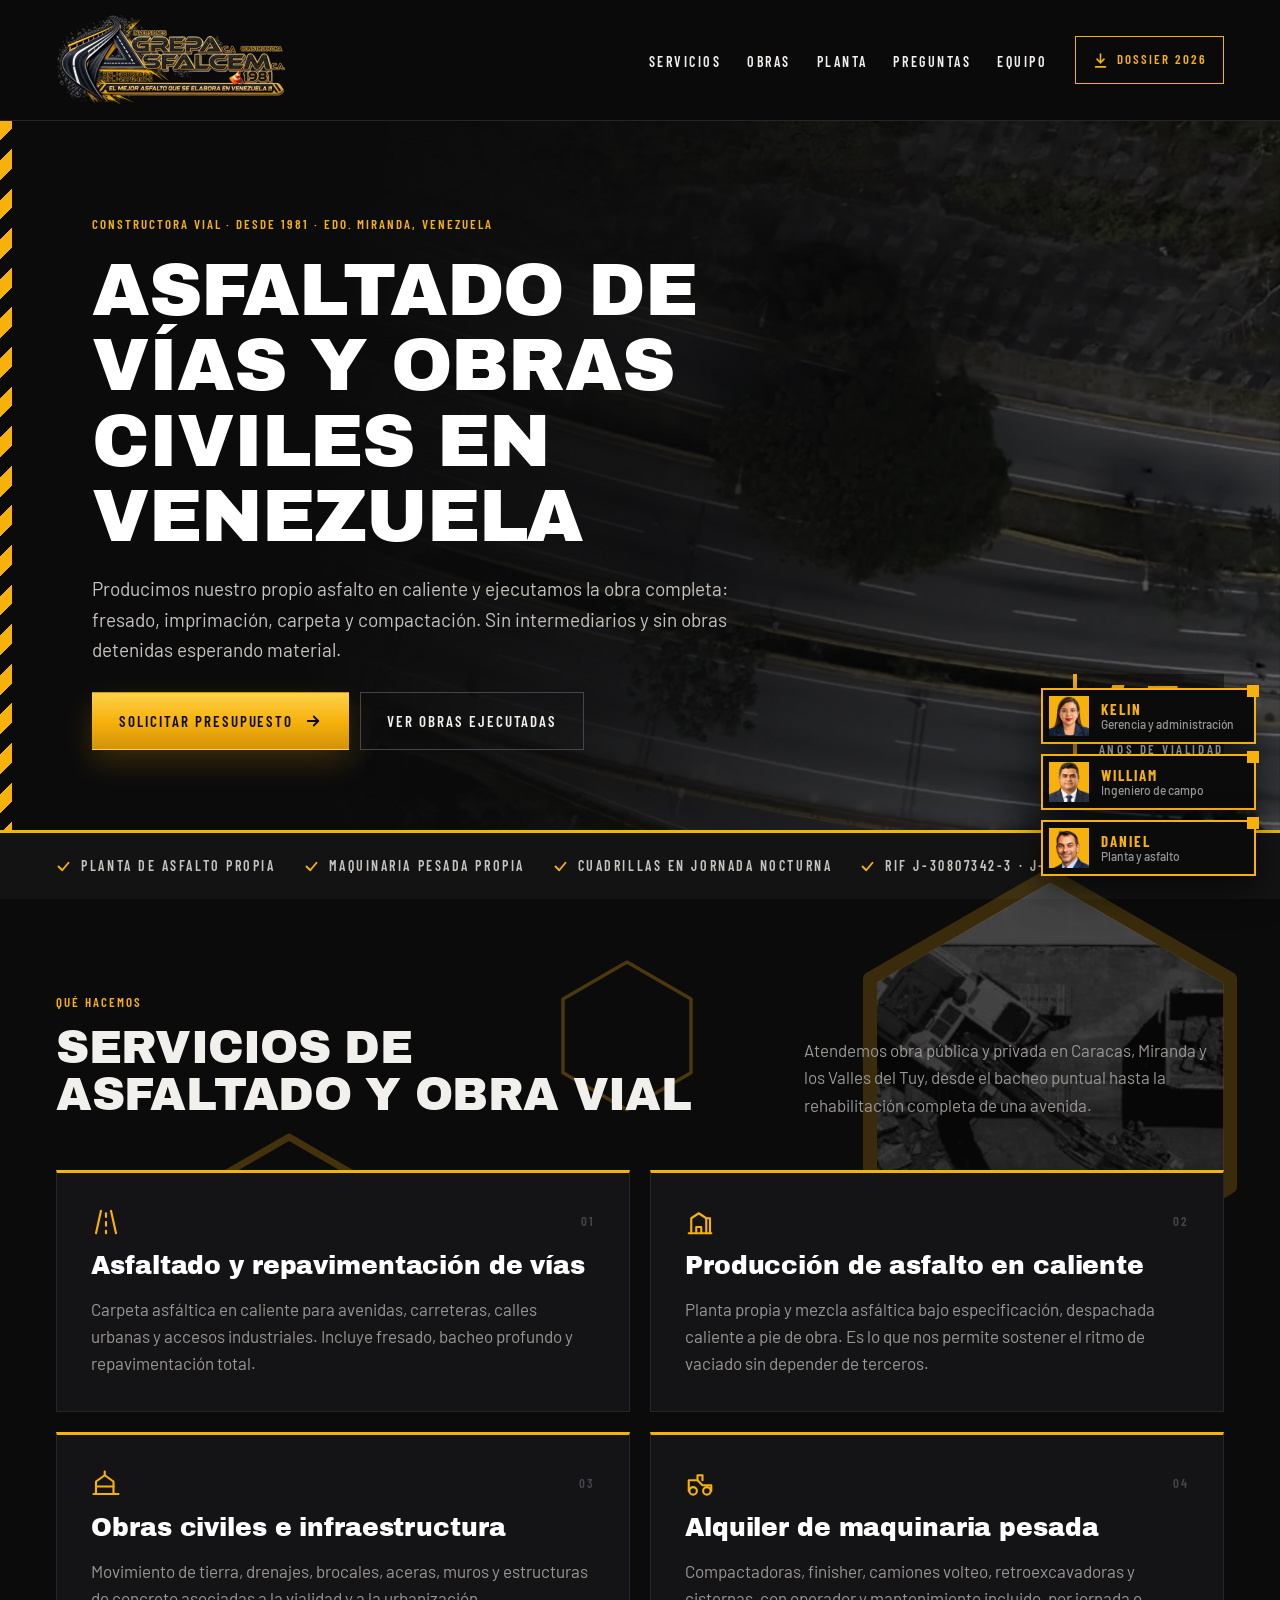
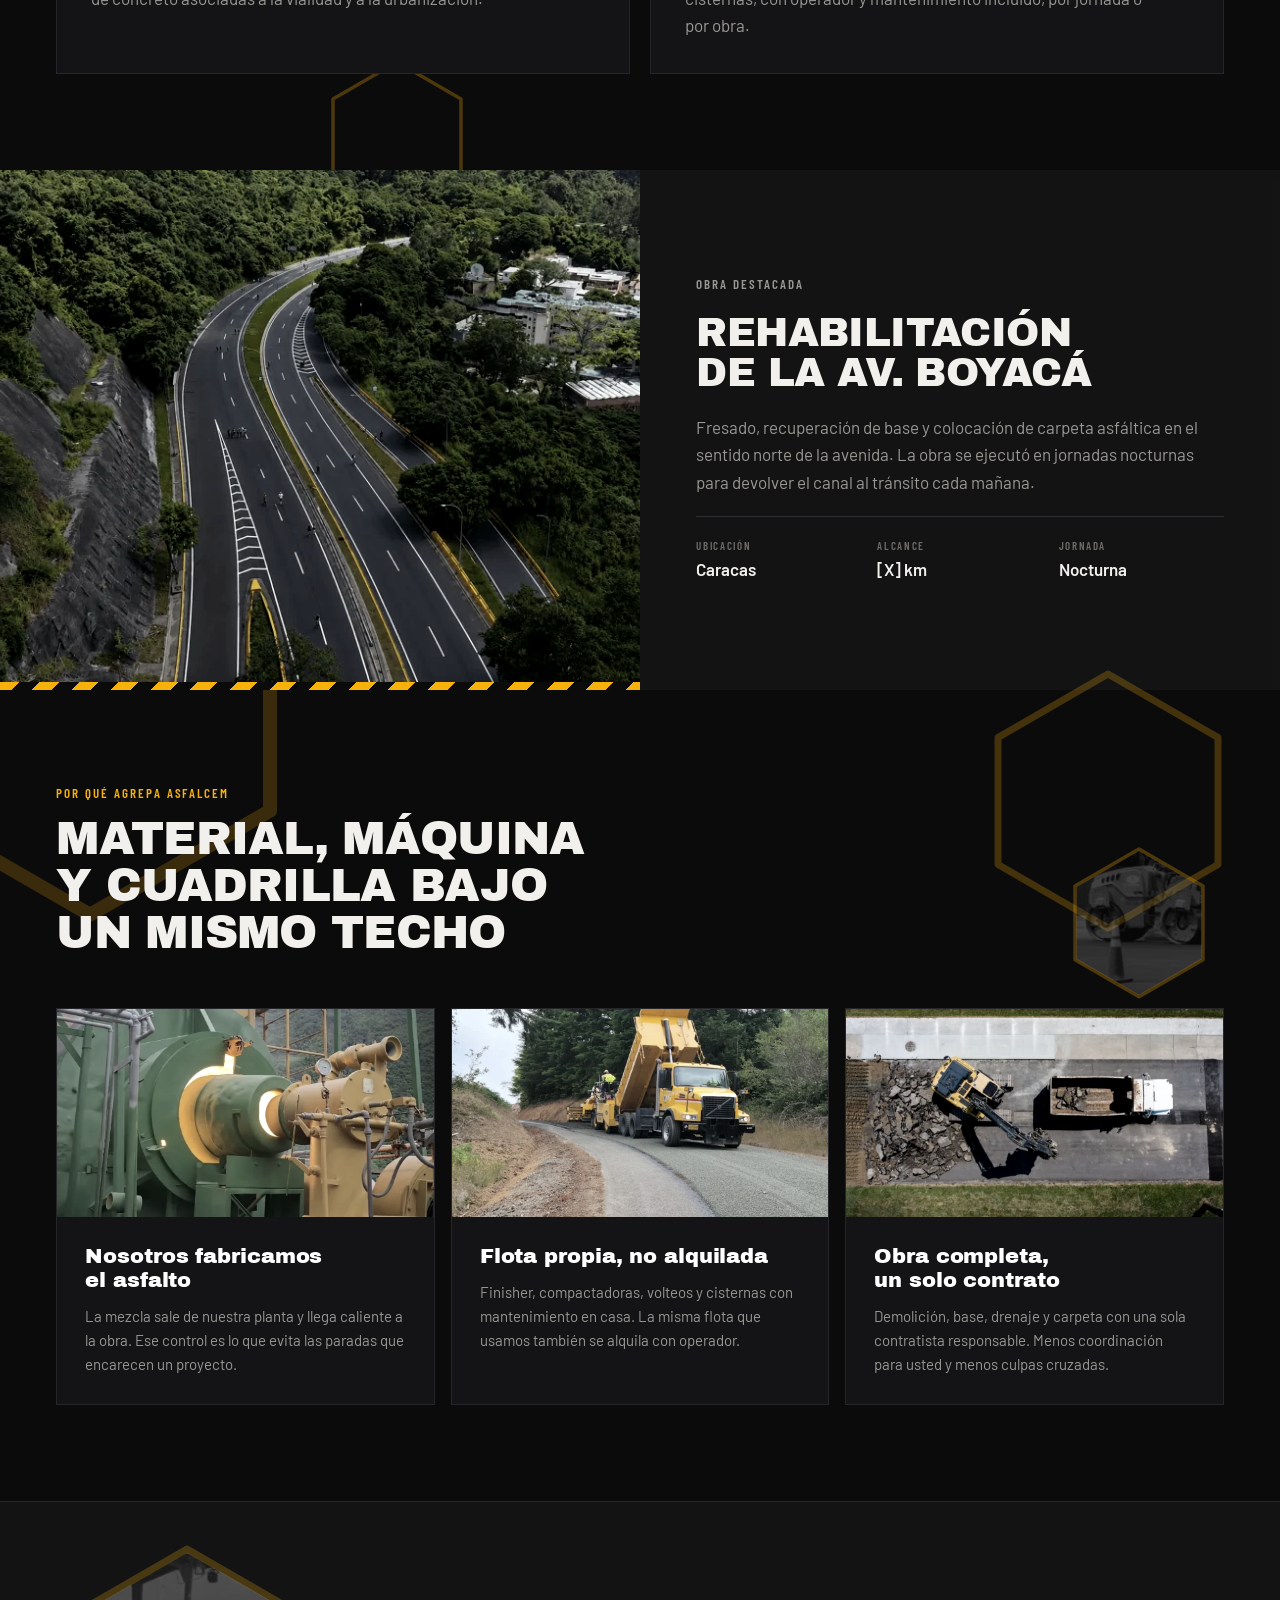
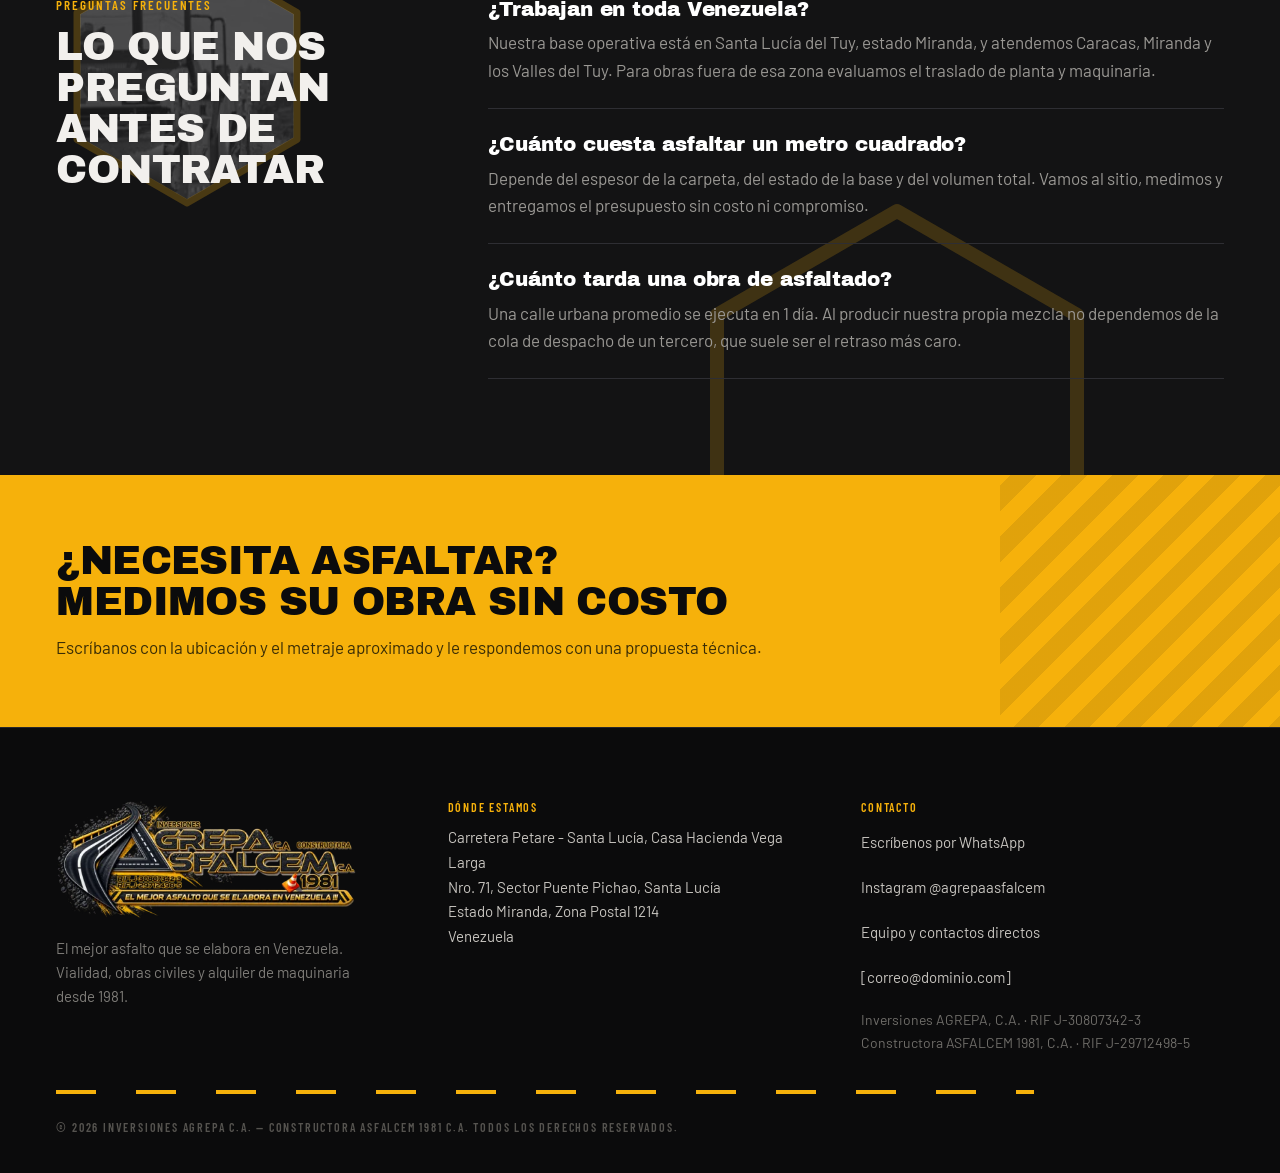
<file: index.html>
<!doctype html>
<html lang="es-VE">
<head>
<meta charset="utf-8">
<meta name="viewport" content="width=device-width, initial-scale=1, viewport-fit=cover">

<!-- ===== SEO ===== -->
<title>Asfaltado de Vías y Obras Civiles | Agrepa Asfalcem</title>
<meta name="description" content="Constructora vial con planta de asfalto propia desde 1981. Asfaltado, repavimentación, obras civiles y alquiler de maquinaria en Caracas y Miranda.">
<meta name="robots" content="index, follow, max-image-preview:large">
<meta name="author" content="Inversiones Agrepa, C.A. — Constructora Asfalcem 1981, C.A.">
<meta name="theme-color" content="#0B0B0C">
<!-- Sitio de Agrepa Asfalcem. Dominio actual definido en <link rel="canonical">. Para cambiarlo: ./scripts/set-dominio.sh <dominio> -->
<link rel="canonical" href="https://agrepasfalcem.com/">

<meta property="og:type" content="website">
<meta property="og:locale" content="es_VE">
<meta property="og:site_name" content="Agrepa Asfalcem">
<meta property="og:title" content="Asfaltado de Vías y Obras Civiles | Agrepa Asfalcem">
<meta property="og:description" content="Constructora vial con planta de asfalto propia desde 1981. Asfaltado, repavimentación, obras civiles y alquiler de maquinaria en Caracas y Miranda.">
<meta property="og:url" content="https://agrepasfalcem.com/">
<meta property="og:image" content="https://agrepasfalcem.com/img/og-agrepa.jpg">
<meta property="og:image:width" content="1200">
<meta property="og:image:height" content="630">
<meta name="twitter:card" content="summary_large_image">

<link rel="icon" href="img/favicon.svg" type="image/svg+xml">

<link rel="preconnect" href="https://fonts.googleapis.com">
<link rel="preconnect" href="https://fonts.gstatic.com" crossorigin>
<link rel="stylesheet" href="https://fonts.googleapis.com/css2?family=Archivo+Black&family=Barlow+Condensed:wght@500;600;700&family=Barlow:wght@400;500;600&display=swap">
<link rel="preload" as="image" href="img/56j-1400.webp" imagesrcset="img/56j-900.webp 900w, img/56j-1400.webp 1400w" imagesizes="100vw">

<style>
/* ================= TOKENS ================= */
:root{
  --asfalto:#0B0B0C;
  --superficie:#141416;
  --borde:#26262A;
  --borde-2:#2E2E33;
  --ambar:#F6B10B;
  --ambar-claro:#FFD24A;
  --ambar-oscuro:#D1930A;
  --texto:#F2F0ED;
  --texto-2:#C7C4BF;
  --texto-3:#9A9894;
  --texto-4:#6F6D69;

  --gutter:clamp(18px, 4.4vw, 64px);
  --seccion:clamp(56px, 9vw, 96px);
  --max:1440px;

  --h1:clamp(2.4rem, 7.6vw, 4.625rem);
  --h2:clamp(1.85rem, 5.2vw, 2.875rem);
  --h2s:clamp(1.7rem, 4.6vw, 2.5rem);
  --h3:clamp(1.25rem, 3.4vw, 1.5625rem);
  --cuerpo:clamp(1rem, 2.5vw, 1.0625rem);
  --cuerpo-lg:clamp(1.0625rem, 3vw, 1.1875rem);
}

/* ================= BASE ================= */
*,*::before,*::after{box-sizing:border-box}
html{scroll-behavior:smooth; -webkit-text-size-adjust:100%}
@media (prefers-reduced-motion:reduce){
  html{scroll-behavior:auto}
  *,*::before,*::after{animation-duration:.01ms!important;transition-duration:.01ms!important}
}
body{
  margin:0;
  background:var(--asfalto);
  color:var(--texto);
  font-family:'Barlow','Helvetica Neue',Arial,sans-serif;
  font-size:var(--cuerpo);
  line-height:1.6;
  -webkit-font-smoothing:antialiased;
  overflow-x:hidden;
  position:relative;
}
img{max-width:100%;height:auto;display:block}
h1,h2,h3{
  margin:0;
  font-family:'Archivo Black','Arial Black',Impact,sans-serif;
  font-weight:400;
  letter-spacing:-.015em;
  line-height:1.02;
  text-transform:uppercase;
  text-wrap:balance;
  overflow-wrap:break-word;
}
h3{text-transform:none;line-height:1.14;letter-spacing:-.005em}
p{margin:0;text-wrap:pretty;overflow-wrap:break-word}
a{color:var(--ambar);text-decoration:none}
a:hover{color:var(--ambar-claro)}
:focus-visible{outline:3px solid var(--ambar);outline-offset:3px}
ul{margin:0;padding:0;list-style:none}

.lbl{
  font-family:'Barlow Condensed','Arial Narrow',sans-serif;
  text-transform:uppercase;
  letter-spacing:.15em;
  font-weight:600;
  line-height:1.2;
}
.contenedor{max-width:var(--max);margin:0 auto;padding-left:var(--gutter);padding-right:var(--gutter)}
.saltar{position:absolute;left:-9999px;top:0;background:var(--ambar);color:var(--asfalto);padding:14px 20px;z-index:200}
.saltar:focus{left:12px;top:12px}
.franja{background:repeating-linear-gradient(135deg,var(--ambar) 0 14px,var(--asfalto) 14px 28px)}

/* ================= BOTONES ================= */
.btn{
  display:inline-flex;align-items:center;justify-content:center;gap:11px;
  min-height:54px;padding:16px 26px;
  font-family:'Barlow Condensed','Arial Narrow',sans-serif;
  text-transform:uppercase;letter-spacing:.13em;font-weight:600;
  font-size:clamp(.875rem,2.6vw,.9375rem);
  border:1px solid transparent;cursor:pointer;
  transition:transform .15s ease, filter .15s ease;
}
.btn:active{transform:translateY(1px)}
.btn--primario{
  color:var(--asfalto);
  background:linear-gradient(180deg,var(--ambar-claro) 0%,var(--ambar) 52%,var(--ambar-oscuro) 100%);
  box-shadow:0 12px 30px rgba(246,177,11,.2);
}
.btn--primario:hover{color:var(--asfalto);filter:brightness(1.06)}
.btn--linea{color:var(--texto);border-color:#45454B;background:transparent}
.btn--linea:hover{color:var(--texto);border-color:var(--ambar)}
.btn--negro{color:var(--ambar);background:var(--asfalto)}
.btn--negro:hover{color:var(--ambar-claro)}
.btn svg{flex:none}

/* ================= CABECERA ================= */
.cabecera{
  position:sticky;top:0;z-index:80;
  background:rgba(11,11,12,.94);
  backdrop-filter:saturate(140%) blur(10px);
  border-bottom:1px solid var(--borde);
}
.cabecera__fila{display:flex;align-items:center;justify-content:space-between;gap:8px;padding-top:10px;padding-bottom:10px}
.marca{display:block;flex:none}
.marca img{width:clamp(160px,44vw,230px)}
.nav{display:none}
.nav__lista{display:flex;align-items:center;gap:clamp(16px,2vw,30px)}
.nav__lista a{color:var(--texto);font-size:.875rem}
.nav__lista a:hover{color:var(--ambar)}
.tel-cab{display:none;align-items:center;gap:9px;color:var(--asfalto);background:var(--ambar);padding:13px 20px;font-size:.875rem;white-space:nowrap}
.tel-cab:hover{color:var(--asfalto);background:var(--ambar-claro)}
.dossier-cab{
  display:inline-flex;align-items:center;justify-content:center;gap:8px;flex:none;
  min-width:48px;min-height:48px;padding:0 10px;margin-left:auto;
  color:var(--ambar);border:1px solid var(--ambar);background:transparent;
  font-size:.8125rem;letter-spacing:.1em;white-space:nowrap;
  transition:background .15s ease,color .15s ease;
}
.dossier-cab:hover{color:var(--asfalto);background:var(--ambar)}
.dossier-cab svg{flex:none}
.dossier-cab__txt,.dossier-cab__ano{display:none}
@media (min-width:380px){.dossier-cab__txt{display:inline}}

.hamburguesa{
  display:inline-flex;align-items:center;justify-content:center;
  width:48px;height:48px;flex:none;
  background:transparent;border:1px solid #3A3A3F;color:var(--ambar);cursor:pointer;
}
.hamburguesa:hover{border-color:var(--ambar)}

/* Menú móvil */
.menu{
  position:fixed;inset:0;z-index:90;
  display:none;flex-direction:column;
  background:var(--asfalto);
  padding:calc(18px + env(safe-area-inset-top)) var(--gutter) calc(28px + env(safe-area-inset-bottom));
  overflow-y:auto;
}
.menu[data-abierto="true"]{display:flex}
.menu__top{display:flex;align-items:center;justify-content:space-between;gap:16px;margin-bottom:26px}
.menu__lista{display:flex;flex-direction:column}
.menu__lista a{
  display:flex;align-items:center;
  min-height:60px;
  color:var(--texto);font-size:1.125rem;
  border-bottom:1px solid var(--borde);
}
.menu__lista a:hover{color:var(--ambar)}
.menu__pie{display:flex;flex-direction:column;gap:10px;margin-top:28px}

/* ================= HERO ================= */
.hero{position:relative;overflow:hidden;background:var(--asfalto);isolation:isolate}
.hero__img{position:absolute;inset:0;width:100%;height:100%;object-fit:cover;filter:grayscale(.55) contrast(1.12) brightness(.5);z-index:-2}
.hero__velo{position:absolute;inset:0;z-index:-1;background:linear-gradient(180deg,rgba(11,11,12,.62) 0%,rgba(11,11,12,.92) 55%,var(--asfalto) 100%)}
.hero__barra{position:absolute;left:0;top:0;bottom:0;width:8px}
.hero__cuerpo{display:flex;flex-direction:column;gap:20px;padding-top:clamp(44px,9vw,96px);padding-bottom:clamp(40px,7vw,80px)}
.hero__cuerpo>*{max-width:810px}
.hero h1{font-size:var(--h1);color:#fff}
.hero__sub{font-size:var(--cuerpo-lg);color:var(--texto-2);max-width:640px}
.hero__acciones{display:flex;flex-direction:column;gap:11px;margin-top:6px}
.hero__dato{
  display:none;position:absolute;right:var(--gutter);bottom:52px;
  flex-direction:column;gap:2px;
  border-left:4px solid var(--ambar);padding:4px 0 4px 22px;
  background:rgba(11,11,12,.55);
}
.hero__dato b{font-family:'Archivo Black','Arial Black',sans-serif;font-weight:400;font-size:3.875rem;line-height:1;color:var(--ambar)}

/* ================= TIRA DE CONFIANZA ================= */
.confianza{background:rgba(255,255,255,.035);border-top:3px solid var(--ambar)}
.confianza__lista{display:flex;flex-direction:column;padding-top:8px;padding-bottom:8px}
.confianza__lista li{
  display:flex;align-items:center;gap:10px;
  padding:13px 0;color:var(--texto-2);font-size:.875rem;
  border-bottom:1px solid var(--borde-2);
}
.confianza__lista li:last-child{border-bottom:0}
.confianza__lista svg{flex:none;color:var(--ambar)}

/* ================= SECCIONES ================= */
section[id],div[id]{scroll-margin-top:120px}
.seccion{padding-top:var(--seccion);padding-bottom:var(--seccion)}
.seccion__enc{display:flex;flex-direction:column;gap:14px;margin-bottom:clamp(30px,4vw,52px)}
.seccion__enc h2{font-size:var(--h2)}
.eyebrow{font-size:.8125rem;color:var(--ambar)}
.seccion__nota{font-size:var(--cuerpo);color:var(--texto-3);max-width:420px}

/* Servicios */
.rejilla-servicios{display:grid;grid-template-columns:repeat(1,minmax(0,1fr));gap:16px}
.servicio{
  display:flex;flex-direction:column;gap:15px;
  padding:clamp(24px,4vw,34px);
  background:var(--superficie);border:1px solid var(--borde);border-top:3px solid var(--ambar);
}
.servicio__top{display:flex;align-items:center;justify-content:space-between}
.servicio__top svg{color:var(--ambar)}
.servicio__num{font-size:.8125rem;color:#45454B}
.servicio h3{font-size:var(--h3);color:#fff}
.servicio p{color:var(--texto-3)}

/* Obra destacada */
.obra{background:rgba(255,255,255,.035)}
.obra__rejilla{display:grid;grid-template-columns:repeat(1,minmax(0,1fr));gap:0}
.obra__foto{position:relative}
.obra__foto img{width:100%;height:clamp(240px,52vw,520px);object-fit:cover;filter:grayscale(.35) contrast(1.08)}
.obra__foto span{position:absolute;left:0;right:0;bottom:0;height:8px}
.obra__texto{display:flex;flex-direction:column;justify-content:center;gap:20px;padding:clamp(40px,7vw,76px) var(--gutter)}
.obra__texto h2{font-size:var(--h2s)}
.obra__texto p{color:var(--texto-3)}
.fichas{display:grid;grid-template-columns:repeat(3,minmax(0,1fr));gap:16px;border-top:1px solid var(--borde-2);padding-top:22px;margin-top:4px}
.ficha{display:flex;flex-direction:column;gap:4px}
.ficha span{font-size:.6875rem;color:var(--texto-4)}
.ficha b{font-size:1.0625rem;font-weight:600;color:var(--texto)}

/* Capacidades */
.rejilla-cap{display:grid;grid-template-columns:repeat(1,minmax(0,1fr));gap:16px}
.cap{display:flex;flex-direction:column;background:var(--superficie);border:1px solid var(--borde)}
.cap img{width:100%;height:clamp(190px,42vw,208px);object-fit:cover;filter:grayscale(.4) contrast(1.06)}
.cap__cuerpo{display:flex;flex-direction:column;gap:11px;padding:clamp(22px,4vw,28px)}
.cap h3{font-size:clamp(1.1875rem,3vw,1.3125rem);color:#fff}
.cap p{font-size:.9375rem;color:var(--texto-3)}

/* Preguntas */
.faq{background:rgba(255,255,255,.035);border-top:1px solid var(--borde)}
.faq__rejilla{display:grid;grid-template-columns:repeat(1,minmax(0,1fr));gap:clamp(28px,4vw,56px)}
.faq__enc h2{font-size:var(--h2s)}
.faq__lista{display:flex;flex-direction:column}
.faq__item{display:flex;flex-direction:column;gap:9px;padding:24px 0;border-bottom:1px solid var(--borde-2)}
.faq__item:first-child{padding-top:0}
.faq__item h3{font-size:clamp(1.125rem,3vw,1.25rem);color:#fff}
.faq__item p{color:var(--texto-3)}

/* CTA */
.cta{position:relative;overflow:hidden;background:var(--ambar)}
.cta__deco{position:absolute;right:-60px;top:-40px;width:340px;height:340px;background:repeating-linear-gradient(135deg,rgba(11,11,12,.09) 0 18px,transparent 18px 36px);pointer-events:none}
.cta__fila{position:relative;display:flex;flex-direction:column;gap:22px;padding-top:clamp(40px,6vw,66px);padding-bottom:clamp(40px,6vw,66px)}
.cta h2{font-size:var(--h2s);color:var(--asfalto)}
.cta p{color:#3A2D06;font-size:var(--cuerpo)}
.cta__txt{display:flex;flex-direction:column;gap:11px}

/* Pie */
.pie{background:transparent;border-top:1px solid var(--borde)}
.pie__rejilla{display:grid;grid-template-columns:repeat(1,minmax(0,1fr));gap:clamp(30px,4vw,56px);padding-top:clamp(44px,6vw,72px);padding-bottom:36px}
.pie__marca{display:flex;flex-direction:column;gap:16px}
.pie__marca img{width:clamp(220px,60vw,300px)}
.pie__marca p{font-size:.9375rem;color:#7E7C78}
.pie__col{display:flex;flex-direction:column;gap:11px}
.pie__col .eyebrow{font-size:.75rem}
.pie__col address{font-style:normal;font-size:.9375rem;line-height:1.65;color:var(--texto-2)}
.pie__col a{font-size:.9375rem;color:var(--texto-2);min-height:34px;display:inline-flex;align-items:center}
.pie__col a:hover{color:var(--ambar)}
.pie__rif{font-size:.875rem;line-height:1.6;color:var(--texto-4);margin-top:4px}
/* El hueco de abajo deja libre el boton flotante de Daniel, que en movil
   flota sobre la barra de contacto y tapaba la linea de creditos. */
.pie__base{padding-bottom:88px}
.pie__linea{height:4px;background:repeating-linear-gradient(90deg,var(--ambar) 0 40px,transparent 40px 80px);margin-bottom:18px}
.pie__base small{font-size:.75rem;color:#55534F}

/* ================= BARRA MÓVIL ================= */
.barra-movil{
  position:fixed;left:0;right:0;bottom:0;z-index:70;
  display:grid;grid-template-columns:repeat(2,minmax(0,1fr));
  border-top:1px solid var(--borde);
  padding-bottom:env(safe-area-inset-bottom);
  background:var(--asfalto);
}
.barra-movil a{
  display:flex;align-items:center;justify-content:center;gap:9px;
  min-height:58px;
  font-family:'Barlow Condensed','Arial Narrow',sans-serif;
  text-transform:uppercase;letter-spacing:.12em;font-weight:600;font-size:.875rem;
}
.barra-movil a:first-child{color:var(--asfalto);background:var(--ambar)}
.barra-movil a:last-child{color:var(--texto);background:var(--superficie)}
body{padding-bottom:calc(58px + env(safe-area-inset-bottom))}

/* ================= FONDO DE HEXAGONOS (PARALLAX) ================= */
.hexes{
  position:absolute;inset:0;z-index:-1;
  overflow:hidden;pointer-events:none;
  contain:paint;
}
.hex{
  position:absolute;display:block;
  aspect-ratio:100 / 115.47;
  color:var(--ambar);
  will-change:transform;
}
.hex svg{position:absolute;inset:0;display:block;width:100%;height:100%;overflow:visible;z-index:1}
.hex__foto{
  position:absolute;
  top:calc(var(--d) * 1.1547);bottom:calc(var(--d) * 1.1547);
  left:var(--d);right:var(--d);
  clip-path:polygon(50% 0%,100% 25%,100% 75%,50% 100%,0% 75%,0% 25%);
  background-repeat:no-repeat;
  opacity:.32;filter:grayscale(1) contrast(1.06) brightness(.85);
}
.hex polygon{
  fill:none;
  stroke:currentColor;
  stroke-linejoin:round;
  vector-effect:non-scaling-stroke;
}
/* el grosor crece con el tamano: el trazo grueso se lee cerca, el fino lejos */
.hex--g{width:clamp(190px,34vw,360px);--d:6.5px}
.hex--g polygon{stroke-width:14;stroke-opacity:.20}
.hex--m{width:clamp(115px,22vw,220px);--d:3px}
.hex--m polygon{stroke-width:7;stroke-opacity:.24}
.hex--p{width:clamp(66px,13vw,128px);--d:1.25px}
.hex--p polygon{stroke-width:3.5;stroke-opacity:.28}

/* en el telefono el hexagono es mas chico: se afina el trazo en proporcion */
@media (max-width:767px){
  .hex--g{--d:4px}
  .hex--m{--d:1.75px}
  .hex--p{--d:.75px}
  .hex--g polygon{stroke-width:9}
  .hex--m polygon{stroke-width:4.5}
  .hex--p polygon{stroke-width:2.5}
}

@media (prefers-reduced-motion:reduce){
  .hex{will-change:auto}
}

/* ================= PUNTOS DE QUIEBRE ================= */
@media (min-width:600px){
  .hero__acciones{flex-direction:row;flex-wrap:wrap}
  .confianza__lista{flex-direction:row;flex-wrap:wrap;gap:0 28px;padding-top:20px;padding-bottom:20px}
  .confianza__lista li{border-bottom:0;padding:5px 0}
  .rejilla-cap{grid-template-columns:repeat(2,minmax(0,1fr))}
}
@media (min-width:768px){
  .rejilla-servicios{grid-template-columns:repeat(2,minmax(0,1fr));gap:20px}
  .cta__fila{flex-direction:row;align-items:center;justify-content:space-between;gap:40px}
  .cta__fila .btn{flex:none}
  .tel-cab{display:inline-flex}
  .barra-movil{display:none}
  body{padding-bottom:0}
  /* En escritorio el boton de Daniel se ancla abajo a la derecha: se le reserva
     ese ancho para que la linea de creditos nunca quede debajo. */
  .pie__base{padding-bottom:34px;padding-right:calc(var(--gutter) + 190px)}
  .pie__rejilla{grid-template-columns:repeat(2,minmax(0,1fr))}
}
@media (min-width:1024px){
  .cabecera__fila{padding-top:14px;padding-bottom:14px}
  .nav{display:block;margin-left:auto}
  .dossier-cab{margin-left:20px;padding:0 16px;letter-spacing:.15em}
  .dossier-cab__ano{display:inline}
  .hamburguesa{display:none}
  .menu{display:none!important}
  .hero{min-height:600px;display:flex;flex-direction:column;justify-content:center}
  .hero__velo{background:linear-gradient(96deg,var(--asfalto) 26%,rgba(11,11,12,.86) 48%,rgba(11,11,12,.15) 100%)}
  .hero__img{filter:grayscale(.55) contrast(1.12) brightness(.52)}
  .hero__cuerpo{padding-left:calc(var(--gutter) + 36px);width:100%}
  .hero__barra{width:12px}
  .hero__dato{display:flex}
  .obra__rejilla{grid-template-columns:repeat(2,minmax(0,1fr))}
  .obra__foto{height:100%}
  .obra__foto img{height:100%;min-height:520px}
  .obra__texto{padding-right:var(--gutter)}
  .obra__texto p{max-width:560px}
  .rejilla-cap{grid-template-columns:repeat(3,minmax(0,1fr))}
  .faq__rejilla{grid-template-columns:380px minmax(0,1fr)}
  .pie__rejilla{grid-template-columns:340px repeat(2,minmax(0,1fr))}
  .seccion__enc{flex-direction:row;align-items:flex-end;justify-content:space-between;gap:48px}
  .seccion__enc>div{max-width:700px}
}
</style>
</head>
<body>

<div class="hexes" aria-hidden="true">
  <span class="hex hex--g" style="top:20%;left:68%" data-vel="0.12"><span class="hex__foto" style="background-image:url(img/hex-obra.webp);background-size:auto 190%;background-position:38% 50%"></span><svg viewBox="0 0 100 115.47" aria-hidden="true"><polygon points="50,0 100,28.87 100,86.6 50,115.47 0,86.6 0,28.87"></polygon></svg></span>
  <span class="hex hex--g" style="top:48%;left:-7%" data-vel="0.12"><svg viewBox="0 0 100 115.47" aria-hidden="true"><polygon points="50,0 100,28.87 100,86.6 50,115.47 0,86.6 0,28.87"></polygon></svg></span>
  <span class="hex hex--g" style="top:78%;left:56%" data-vel="0.12"><svg viewBox="0 0 100 115.47" aria-hidden="true"><polygon points="50,0 100,28.87 100,86.6 50,115.47 0,86.6 0,28.87"></polygon></svg></span>
  <span class="hex hex--m" style="top:26%;left:14%" data-vel="0.28"><svg viewBox="0 0 100 115.47" aria-hidden="true"><polygon points="50,0 100,28.87 100,86.6 50,115.47 0,86.6 0,28.87"></polygon></svg></span>
  <span class="hex hex--m" style="top:52%;left:78%" data-vel="0.28"><svg viewBox="0 0 100 115.47" aria-hidden="true"><polygon points="50,0 100,28.87 100,86.6 50,115.47 0,86.6 0,28.87"></polygon></svg></span>
  <span class="hex hex--m" style="top:72%;left:6%" data-vel="0.28"><span class="hex__foto" style="background-image:url(img/hex-compactadora.webp);background-size:auto 150%;background-position:44% 64%"></span><svg viewBox="0 0 100 115.47" aria-hidden="true"><polygon points="50,0 100,28.87 100,86.6 50,115.47 0,86.6 0,28.87"></polygon></svg></span>
  <span class="hex hex--p" style="top:22%;left:44%" data-vel="0.45"><svg viewBox="0 0 100 115.47" aria-hidden="true"><polygon points="50,0 100,28.87 100,86.6 50,115.47 0,86.6 0,28.87"></polygon></svg></span>
  <span class="hex hex--p" style="top:38%;left:26%" data-vel="0.45"><svg viewBox="0 0 100 115.47" aria-hidden="true"><polygon points="50,0 100,28.87 100,86.6 50,115.47 0,86.6 0,28.87"></polygon></svg></span>
  <span class="hex hex--p" style="top:56%;left:84%" data-vel="0.45"><span class="hex__foto" style="background-image:url(img/hex-rodillo.webp);background-size:auto 190%;background-position:40% 62%"></span><svg viewBox="0 0 100 115.47" aria-hidden="true"><polygon points="50,0 100,28.87 100,86.6 50,115.47 0,86.6 0,28.87"></polygon></svg></span>
</div>

<a class="saltar lbl" href="#contenido">Saltar al contenido</a>

<!-- ================= CABECERA ================= -->
<header class="cabecera">
  <div class="contenedor cabecera__fila">
    <a class="marca" href="#inicio" aria-label="Agrepa Asfalcem — Inicio">
      <img src="img/logo-agrepa-460.webp" width="460" height="184" alt="Inversiones Agrepa C.A. y Constructora Asfalcem 1981 C.A." fetchpriority="high">
    </a>

    <nav class="nav" aria-label="Principal">
      <ul class="nav__lista lbl">
        <li><a href="#servicios">Servicios</a></li>
        <li><a href="#obras">Obras</a></li>
        <li><a href="#planta">Planta</a></li>
        <li><a href="#preguntas">Preguntas</a></li>
        <li><a href="equipo.html">Equipo</a></li>
      </ul>
    </nav>

    <a class="dossier-cab lbl" href="descargas/dossier-agrepa-asfalcem-2026.pdf" download="Dossier Agrepa Asfalcem 2026.pdf" aria-label="Descargar el dossier corporativo 2026 (PDF, 29 MB)" title="Dossier corporativo 2026 · PDF, 29 MB">
      <svg width="17" height="17" viewBox="0 0 24 24" fill="none" stroke="currentColor" stroke-width="2.2" stroke-linecap="round" stroke-linejoin="round" aria-hidden="true"><path d="M12 3v12"></path><path d="m7 10 5 5 5-5"></path><path d="M5 21h14"></path></svg>
      <span class="dossier-cab__txt">Dossier<span class="dossier-cab__ano">&nbsp;2026</span></span>
    </a>

    <button class="hamburguesa" type="button" id="abrirMenu" aria-expanded="false" aria-controls="menuMovil" aria-label="Abrir menú">
      <svg width="22" height="22" viewBox="0 0 24 24" fill="none" stroke="currentColor" stroke-width="2" stroke-linecap="round" aria-hidden="true"><path d="M3 6h18"></path><path d="M3 12h18"></path><path d="M3 18h18"></path></svg>
    </button>
  </div>
</header>

<!-- Menú móvil -->
<div class="menu" id="menuMovil" data-abierto="false" role="dialog" aria-modal="true" aria-label="Menú de navegación">
  <div class="menu__top">
    <img src="img/logo-agrepa-460.webp" width="460" height="184" alt="" style="width:172px">
    <button class="hamburguesa" type="button" id="cerrarMenu" aria-label="Cerrar menú">
      <svg width="22" height="22" viewBox="0 0 24 24" fill="none" stroke="currentColor" stroke-width="2" stroke-linecap="round" aria-hidden="true"><path d="M18 6 6 18"></path><path d="m6 6 12 12"></path></svg>
    </button>
  </div>
  <nav aria-label="Móvil">
    <ul class="menu__lista lbl">
      <li><a href="#servicios">Servicios</a></li>
      <li><a href="#obras">Obras</a></li>
      <li><a href="#planta">Planta</a></li>
      <li><a href="#preguntas">Preguntas</a></li>
      <li><a href="equipo.html">Equipo</a></li>
    </ul>
  </nav>
  <div class="menu__pie">
    <a class="btn btn--primario" href="#presupuesto">Solicitar presupuesto</a>
    <a class="btn btn--linea" href="descargas/dossier-agrepa-asfalcem-2026.pdf" download="Dossier Agrepa Asfalcem 2026.pdf"><svg width="18" height="18" viewBox="0 0 24 24" fill="none" stroke="currentColor" stroke-width="2.2" stroke-linecap="round" stroke-linejoin="round" aria-hidden="true"><path d="M12 3v12"></path><path d="m7 10 5 5 5-5"></path><path d="M5 21h14"></path></svg>Descargar dossier 2026</a>
  </div>
</div>

<main id="contenido">

  <!-- ================= HERO ================= -->
  <section class="hero" id="inicio">
    <img class="hero__img" src="img/56j-1400.webp"
         srcset="img/56j-900.webp 900w, img/56j-1400.webp 1400w"
         sizes="100vw" width="1400" height="766"
         alt="Colocación de carpeta asfáltica en caliente sobre una vía" fetchpriority="high" data-vel="1">
    <span class="hero__velo" aria-hidden="true"></span>
    <span class="hero__barra franja" aria-hidden="true"></span>

    <div class="contenedor hero__cuerpo">
      <p class="eyebrow lbl">Constructora vial · Desde 1981 · Edo. Miranda, Venezuela</p>
      <h1>Asfaltado de vías y obras civiles en Venezuela</h1>
      <p class="hero__sub">Producimos nuestro propio asfalto en caliente y ejecutamos la obra completa: fresado, imprimación, carpeta y compactación. Sin intermediarios y sin obras detenidas esperando material.</p>
      <div class="hero__acciones">
        <a class="btn btn--primario" href="#presupuesto">
          Solicitar presupuesto
          <svg width="18" height="18" viewBox="0 0 24 24" fill="none" stroke="currentColor" stroke-width="2.4" stroke-linecap="round" stroke-linejoin="round" aria-hidden="true"><path d="M5 12h14"></path><path d="m13 6 6 6-6 6"></path></svg>
        </a>
        <a class="btn btn--linea" href="#obras">Ver obras ejecutadas</a>
      </div>
    </div>

    <p class="hero__dato lbl" aria-hidden="true">
      <b>45</b>
      <span style="color:var(--texto);font-size:.8125rem">Años de vialidad</span>
      <span style="color:#8E8C88;font-size:.75rem">1981 — 2026</span>
    </p>
  </section>

  <!-- ================= CONFIANZA ================= -->
  <section class="confianza" aria-label="Nuestras garantías">
    <div class="contenedor">
      <ul class="confianza__lista lbl">
        <li><svg width="15" height="15" viewBox="0 0 24 24" fill="none" stroke="currentColor" stroke-width="3" stroke-linecap="round" stroke-linejoin="round" aria-hidden="true"><path d="m4 12 6 6L20 6"></path></svg>Planta de asfalto propia</li>
        <li><svg width="15" height="15" viewBox="0 0 24 24" fill="none" stroke="currentColor" stroke-width="3" stroke-linecap="round" stroke-linejoin="round" aria-hidden="true"><path d="m4 12 6 6L20 6"></path></svg>Maquinaria pesada propia</li>
        <li><svg width="15" height="15" viewBox="0 0 24 24" fill="none" stroke="currentColor" stroke-width="3" stroke-linecap="round" stroke-linejoin="round" aria-hidden="true"><path d="m4 12 6 6L20 6"></path></svg>Cuadrillas en jornada nocturna</li>
        <li><svg width="15" height="15" viewBox="0 0 24 24" fill="none" stroke="currentColor" stroke-width="3" stroke-linecap="round" stroke-linejoin="round" aria-hidden="true"><path d="m4 12 6 6L20 6"></path></svg>RIF J-30807342-3 · J-29712498-5</li>
      </ul>
    </div>
  </section>

  <!-- ================= SERVICIOS ================= -->
  <section class="seccion" id="servicios">
    <div class="contenedor">
      <div class="seccion__enc">
        <div>
          <p class="eyebrow lbl" style="margin-bottom:14px">Qué hacemos</p>
          <h2>Servicios de asfaltado y obra vial</h2>
        </div>
        <p class="seccion__nota">Atendemos obra pública y privada en Caracas, Miranda y los Valles del Tuy, desde el bacheo puntual hasta la rehabilitación completa de una avenida.</p>
      </div>

      <div class="rejilla-servicios">
        <article class="servicio">
          <div class="servicio__top">
            <svg width="30" height="30" viewBox="0 0 24 24" fill="none" stroke="currentColor" stroke-width="1.7" stroke-linecap="round" stroke-linejoin="round" aria-hidden="true"><path d="M4 21 8 3"></path><path d="m20 21-4-18"></path><path d="M12 5v3"></path><path d="M12 12v3"></path><path d="M12 19v2"></path></svg>
            <span class="servicio__num lbl">01</span>
          </div>
          <h3>Asfaltado y repavimentación de vías</h3>
          <p>Carpeta asfáltica en caliente para avenidas, carreteras, calles urbanas y accesos industriales. Incluye fresado, bacheo profundo y repavimentación total.</p>
        </article>

        <article class="servicio">
          <div class="servicio__top">
            <svg width="30" height="30" viewBox="0 0 24 24" fill="none" stroke="currentColor" stroke-width="1.7" stroke-linecap="round" stroke-linejoin="round" aria-hidden="true"><path d="M3 21h18"></path><path d="M5 21V9l6-4 6 4v12"></path><path d="M9 21v-5h4v5"></path><path d="M17 9h3v12"></path></svg>
            <span class="servicio__num lbl">02</span>
          </div>
          <h3>Producción de asfalto en caliente</h3>
          <p>Planta propia y mezcla asfáltica bajo especificación, despachada caliente a pie de obra. Es lo que nos permite sostener el ritmo de vaciado sin depender de terceros.</p>
        </article>

        <article class="servicio">
          <div class="servicio__top">
            <svg width="30" height="30" viewBox="0 0 24 24" fill="none" stroke="currentColor" stroke-width="1.7" stroke-linecap="round" stroke-linejoin="round" aria-hidden="true"><path d="M2 20h20"></path><path d="M4 20V10l7-5 7 5v10"></path><path d="M4 14h14"></path><path d="M11 5V2"></path></svg>
            <span class="servicio__num lbl">03</span>
          </div>
          <h3>Obras civiles e infraestructura</h3>
          <p>Movimiento de tierra, drenajes, brocales, aceras, muros y estructuras de concreto asociadas a la vialidad y a la urbanización.</p>
        </article>

        <article class="servicio">
          <div class="servicio__top">
            <svg width="30" height="30" viewBox="0 0 24 24" fill="none" stroke="currentColor" stroke-width="1.7" stroke-linecap="round" stroke-linejoin="round" aria-hidden="true"><circle cx="6.5" cy="17.5" r="3"></circle><circle cx="17.5" cy="17.5" r="3"></circle><path d="M3 17.5V9h7l4 4h7v4.5"></path><path d="M10 9V5h4v4"></path></svg>
            <span class="servicio__num lbl">04</span>
          </div>
          <h3>Alquiler de maquinaria pesada</h3>
          <p>Compactadoras, finisher, camiones volteo, retroexcavadoras y cisternas, con operador y mantenimiento incluido, por jornada o por obra.</p>
        </article>
      </div>
    </div>
  </section>

  <!-- ================= OBRA DESTACADA ================= -->
  <section class="obra" id="obras">
    <div class="obra__rejilla">
      <figure class="obra__foto" style="margin:0">
        <img src="img/bpuaca-1400.webp"
             srcset="img/bpuaca-800.webp 800w, img/bpuaca-1400.webp 1400w"
             sizes="(min-width:1024px) 50vw, 100vw" width="1400" height="927" loading="lazy" decoding="async"
             alt="Cuadrilla de Agrepa Asfalcem colocando carpeta asfáltica con finisher y compactadora">
        <span class="franja" aria-hidden="true"></span>
      </figure>
      <div class="obra__texto">
        <p class="eyebrow lbl">Obra destacada</p>
        <h2>Rehabilitación de la Av. Boyacá</h2>
        <p>Fresado, recuperación de base y colocación de carpeta asfáltica en el sentido norte de la avenida. La obra se ejecutó en jornadas nocturnas para devolver el canal al tránsito cada mañana.</p>
        <dl class="fichas" style="margin:0">
          <div class="ficha"><dt class="lbl" style="font-size:.6875rem;color:var(--texto-4)">Ubicación</dt><dd style="margin:0"><b style="font-size:1.0625rem;font-weight:600;color:var(--texto)">Caracas</b></dd></div>
          <div class="ficha"><dt class="lbl" style="font-size:.6875rem;color:var(--texto-4)">Alcance</dt><dd style="margin:0"><b style="font-size:1.0625rem;font-weight:600;color:var(--texto)">[X] km</b></dd></div>
          <div class="ficha"><dt class="lbl" style="font-size:.6875rem;color:var(--texto-4)">Jornada</dt><dd style="margin:0"><b style="font-size:1.0625rem;font-weight:600;color:var(--texto)">Nocturna</b></dd></div>
        </dl>
      </div>
    </div>
  </section>

  <!-- ================= CAPACIDADES ================= -->
  <section class="seccion" id="planta">
    <div class="contenedor">
      <div class="seccion__enc">
        <div>
          <p class="eyebrow lbl" style="margin-bottom:14px">Por qué Agrepa Asfalcem</p>
          <h2>Material, máquina y cuadrilla bajo un mismo techo</h2>
        </div>
      </div>

      <div class="rejilla-cap">
        <article class="cap">
          <img src="img/QUEMADOR-900.webp" srcset="img/QUEMADOR-560.webp 560w, img/QUEMADOR-900.webp 900w"
               sizes="(min-width:1024px) 33vw, (min-width:600px) 50vw, 100vw" width="900" height="570" loading="lazy" decoding="async"
               alt="Compactadora tándem sellando la carpeta asfáltica recién colocada">
          <div class="cap__cuerpo">
            <h3>Nosotros fabricamos el asfalto</h3>
            <p>La mezcla sale de nuestra planta y llega caliente a la obra. Ese control es lo que evita las paradas que encarecen un proyecto.</p>
          </div>
        </article>

        <article class="cap">
          <img src="img/maquinaria-volteo-560.webp" srcset="img/maquinaria-volteo-560.webp 560w, img/maquinaria-volteo-900.webp 900w"
               sizes="(min-width:1024px) 33vw, (min-width:600px) 50vw, 100vw" width="900" height="675" loading="lazy" decoding="async"
               alt="Camión volteo y finisher trabajando en la ampliación de una vía">
          <div class="cap__cuerpo">
            <h3>Flota propia, no alquilada</h3>
            <p>Finisher, compactadoras, volteos y cisternas con mantenimiento en casa. La misma flota que usamos también se alquila con operador.</p>
          </div>
        </article>

        <article class="cap">
          <img src="img/obra-civil-aerea-560.webp" srcset="img/obra-civil-aerea-560.webp 560w, img/obra-civil-aerea-900.webp 900w"
               sizes="(min-width:1024px) 33vw, (min-width:600px) 50vw, 100vw" width="900" height="707" loading="lazy" decoding="async"
               alt="Vista aérea de demolición de pavimento y carga de escombro en obra civil">
          <div class="cap__cuerpo">
            <h3>Obra completa, un solo contrato</h3>
            <p>Demolición, base, drenaje y carpeta con una sola contratista responsable. Menos coordinación para usted y menos culpas cruzadas.</p>
          </div>
        </article>
      </div>
    </div>
  </section>

  <!-- ================= PREGUNTAS ================= -->
  <section class="faq seccion" id="preguntas">
    <div class="contenedor faq__rejilla">
      <div class="faq__enc">
        <p class="eyebrow lbl" style="margin-bottom:14px">Preguntas frecuentes</p>
        <h2>Lo que nos preguntan antes de contratar</h2>
      </div>
      <div class="faq__lista">
        <article class="faq__item">
          <h3>¿Trabajan en toda Venezuela?</h3>
          <p>Nuestra base operativa está en Santa Lucía del Tuy, estado Miranda, y atendemos Caracas, Miranda y los Valles del Tuy. Para obras fuera de esa zona evaluamos el traslado de planta y maquinaria.</p>
        </article>
        <article class="faq__item">
          <h3>¿Cuánto cuesta asfaltar un metro cuadrado?</h3>
          <p>Depende del espesor de la carpeta, del estado de la base y del volumen total. Vamos al sitio, medimos y entregamos el presupuesto sin costo ni compromiso.</p>
        </article>
        <article class="faq__item">
          <h3>¿Cuánto tarda una obra de asfaltado?</h3>
          <p>Una calle urbana promedio se ejecuta en 1 día. Al producir nuestra propia mezcla no dependemos de la cola de despacho de un tercero, que suele ser el retraso más caro.</p>
        </article>
      </div>
    </div>
  </section>

  <!-- ================= CTA ================= -->
  <section class="cta" id="presupuesto">
    <span class="cta__deco" aria-hidden="true"></span>
    <div class="contenedor cta__fila">
      <div class="cta__txt">
        <h2>¿Necesita asfaltar? Medimos su obra sin costo</h2>
        <p>Escríbanos con la ubicación y el metraje aproximado y le respondemos con una propuesta técnica.</p>
      </div>
    </div>
  </section>

</main>

<!-- ================= PIE ================= -->
<footer class="pie">
  <div class="contenedor pie__rejilla">
    <div class="pie__marca">
      <img src="img/logo-agrepa-460.webp" width="460" height="184" loading="lazy" alt="Logo de Inversiones Agrepa C.A. y Constructora Asfalcem 1981 C.A.">
      <p>El mejor asfalto que se elabora en Venezuela. Vialidad, obras civiles y alquiler de maquinaria desde 1981.</p>
    </div>
    <div class="pie__col">
      <p class="eyebrow lbl">Dónde estamos</p>
      <address>
        Carretera Petare - Santa Lucía, Casa Hacienda Vega Larga<br>
        Nro. 71, Sector Puente Pichao, Santa Lucía<br>
        Estado Miranda, Zona Postal 1214<br>
        Venezuela
      </address>
    </div>
    <div class="pie__col">
      <p class="eyebrow lbl">Contacto</p>
      <a href="https://wa.me/584141745646" rel="noopener">Escríbenos por WhatsApp</a>
      <a href="https://www.instagram.com/agrepaasfalcem/" rel="noopener">Instagram @agrepaasfalcem</a>
      <a href="equipo.html">Equipo y contactos directos</a>
      <a href="mailto:correo@dominio.com">[correo@dominio.com]</a>
      <p class="pie__rif">
        Inversiones AGREPA, C.A. · RIF J-30807342-3<br>
        Constructora ASFALCEM 1981, C.A. · RIF J-29712498-5
      </p>
    </div>
  </div>
  <div class="contenedor pie__base">
    <div class="pie__linea" aria-hidden="true"></div>
    <small class="lbl">© 2026 Inversiones Agrepa C.A. — Constructora Asfalcem 1981 C.A. Todos los derechos reservados.</small>
  </div>
</footer>

<!-- ================= BARRA MÓVIL ================= -->
<div class="barra-movil" aria-label="Contacto rápido">
  <a href="tel:+584141745646">
    <svg width="17" height="17" viewBox="0 0 24 24" fill="none" stroke="currentColor" stroke-width="2" stroke-linecap="round" stroke-linejoin="round" aria-hidden="true"><path d="M22 16.9v3a2 2 0 0 1-2.2 2 19.8 19.8 0 0 1-8.6-3.1 19.5 19.5 0 0 1-6-6A19.8 19.8 0 0 1 2.1 4.2 2 2 0 0 1 4.1 2h3a2 2 0 0 1 2 1.7c.1.9.4 1.8.7 2.7a2 2 0 0 1-.5 2.1L8.1 9.9a16 16 0 0 0 6 6l1.4-1.2a2 2 0 0 1 2.1-.5c.9.3 1.8.6 2.7.7a2 2 0 0 1 1.7 2Z"></path></svg>
    Llamar
  </a>
  <a href="https://wa.me/584141745646" rel="noopener">
    <svg width="17" height="17" viewBox="0 0 24 24" fill="none" stroke="#F6B10B" stroke-width="1.9" stroke-linecap="round" stroke-linejoin="round" aria-hidden="true"><path d="M3.5 20.5 4.9 16A8.3 8.3 0 1 1 8 19.1l-4.5 1.4Z"></path><path d="M9 9.2c.3 1.3 1.1 2.6 2 3.4.9.9 2.1 1.6 3.4 1.9l1-1.3 1.9.9c-.2 1-.9 1.6-2 1.6-1.7 0-3.6-1-5-2.4-1.4-1.4-2.4-3.3-2.4-5 0-1.1.6-1.8 1.6-2l.9 1.9-1.4 1Z"></path></svg>
    WhatsApp
  </a>
</div>

<!-- ================= DATOS ESTRUCTURADOS (SEO) ================= -->
<script type="application/ld+json">
{
  "@context": "https://schema.org",
  "@graph": [
    {
      "@type": "GeneralContractor",
      "@id": "https://agrepasfalcem.com/#empresa",
      "name": "Constructora Asfalcem 1981, C.A.",
      "alternateName": ["Agrepa Asfalcem", "Inversiones Agrepa, C.A."],
      "description": "Constructora vial venezolana con planta de asfalto propia. Asfaltado y repavimentación de vías, producción de asfalto en caliente, obras civiles y alquiler de maquinaria pesada.",
      "url": "https://agrepasfalcem.com/",
      "logo": "https://agrepasfalcem.com/img/logo-agrepa.png",
      "image": "https://agrepasfalcem.com/img/og-agrepa.jpg",
      "telephone": "+58-414-174-5646",
      "foundingDate": "1981",
      "taxID": "J-29712498-5",
      "slogan": "El mejor asfalto que se elabora en Venezuela",
      "address": {
        "@type": "PostalAddress",
        "streetAddress": "Carretera Petare - Santa Lucía, Casa Hacienda Vega Larga, Nro. 71, Sector Puente Pichao",
        "addressLocality": "Santa Lucía",
        "addressRegion": "Miranda",
        "postalCode": "1214",
        "addressCountry": "VE"
      },
      "areaServed": [
        { "@type": "City", "name": "Caracas" },
        { "@type": "AdministrativeArea", "name": "Miranda" },
        { "@type": "Place", "name": "Valles del Tuy" }
      ],
      "sameAs": ["https://www.instagram.com/agrepaasfalcem/"],
      "hasOfferCatalog": {
        "@type": "OfferCatalog",
        "name": "Servicios de asfaltado y obra vial",
        "itemListElement": [
          { "@type": "Offer", "itemOffered": { "@type": "Service", "name": "Asfaltado y repavimentación de vías" } },
          { "@type": "Offer", "itemOffered": { "@type": "Service", "name": "Producción de asfalto en caliente" } },
          { "@type": "Offer", "itemOffered": { "@type": "Service", "name": "Obras civiles e infraestructura" } },
          { "@type": "Offer", "itemOffered": { "@type": "Service", "name": "Alquiler de maquinaria pesada" } }
        ]
      }
    },
    {
      "@type": "FAQPage",
      "@id": "https://agrepasfalcem.com/#preguntas",
      "mainEntity": [
        {
          "@type": "Question",
          "name": "¿Trabajan en toda Venezuela?",
          "acceptedAnswer": { "@type": "Answer", "text": "Nuestra base operativa está en Santa Lucía del Tuy, estado Miranda, y atendemos Caracas, Miranda y los Valles del Tuy. Para obras fuera de esa zona evaluamos el traslado de planta y maquinaria." }
        },
        {
          "@type": "Question",
          "name": "¿Cuánto cuesta asfaltar un metro cuadrado?",
          "acceptedAnswer": { "@type": "Answer", "text": "Depende del espesor de la carpeta, del estado de la base y del volumen total. Vamos al sitio, medimos y entregamos el presupuesto sin costo ni compromiso." }
        },
        {
          "@type": "Question",
          "name": "¿Cuánto tarda una obra de asfaltado?",
          "acceptedAnswer": { "@type": "Answer", "text": "Una calle urbana promedio se ejecuta en 1 día. Al producir nuestra propia mezcla no dependemos de la cola de despacho de un tercero, que suele ser el retraso más caro." }
        }
      ]
    }
  ]
}
</script>

<script>
(function () {
  var menu = document.getElementById('menuMovil');
  var abrir = document.getElementById('abrirMenu');
  var cerrar = document.getElementById('cerrarMenu');
  if (!menu || !abrir || !cerrar) return;

  function set(estado) {
    menu.setAttribute('data-abierto', estado ? 'true' : 'false');
    abrir.setAttribute('aria-expanded', estado ? 'true' : 'false');
    document.documentElement.style.overflow = estado ? 'hidden' : '';
    document.body.style.overflow = estado ? 'hidden' : '';
    if (estado) { cerrar.focus(); } else { abrir.focus(); }
  }

  abrir.addEventListener('click', function () { set(true); });
  cerrar.addEventListener('click', function () { set(false); });

  menu.addEventListener('click', function (e) {
    if (e.target.closest('a')) { set(false); }
  });

  document.addEventListener('keydown', function (e) {
    if (e.key === 'Escape' && menu.getAttribute('data-abierto') === 'true') { set(false); }
  });

  // Si se pasa a escritorio con el menú abierto, cerrarlo
  var mq = window.matchMedia('(min-width: 1024px)');
  var alCambiar = function (e) { if (e.matches) { set(false); } };
  if (mq.addEventListener) { mq.addEventListener('change', alCambiar); }
  else if (mq.addListener) { mq.addListener(alCambiar); }
})();
</script>


<script>
(function () {
  var hexes = Array.prototype.slice.call(document.querySelectorAll('.hex, .hero__img'));
  if (!hexes.length) return;
  if (window.matchMedia('(prefers-reduced-motion: reduce)').matches) return;

  var piezas = hexes.map(function (el) {
    return {
      el: el,
      vel: parseFloat(el.getAttribute('data-vel')) || 0
    };
  });

  var pendiente = false;

  function pintar() {
    pendiente = false;
    var y = window.pageYOffset || document.documentElement.scrollTop || 0;
    for (var i = 0; i < piezas.length; i++) {
      var p = piezas[i];
      // se desplazan hacia abajo un % del scroll: cuanto mas se retrasan,
      // mas lento se ven en pantalla (mas lejos)
      p.el.style.transform = 'translate3d(0,' + (y * p.vel).toFixed(1) + 'px,0)';
    }
  }

  function alHacerScroll() {
    if (!pendiente) {
      pendiente = true;
      window.requestAnimationFrame(pintar);
    }
  }

  window.addEventListener('scroll', alHacerScroll, { passive: true });
  window.addEventListener('resize', alHacerScroll, { passive: true });
  pintar();
})();
</script>

<!-- ================= DANIEL BOT — ASESORES VIRTUALES (Daniel, William, Kelin) ================= -->
<style>
  /* Tres botones, uno sobre otro: cada asesor abre su propio chat */
  .daniel-pila{
    position:fixed;right:16px;z-index:75;
    bottom:calc(58px + env(safe-area-inset-bottom) + 14px);
    display:flex;flex-direction:column;align-items:stretch;gap:10px;
  }
  .daniel-pila[data-oculta="true"]{display:none}
  .daniel-btn{
    position:relative;
    display:flex;align-items:center;gap:12px;
    min-height:56px;padding:6px;
    background:var(--asfalto);border:2px solid var(--ambar);color:var(--ambar);
    font-family:'Barlow Condensed','Arial Narrow',sans-serif;
    text-transform:uppercase;letter-spacing:.13em;font-weight:700;font-size:.9375rem;
    cursor:pointer;box-shadow:0 14px 34px rgba(0,0,0,.55);
    transition:transform .18s ease,background .18s ease;
  }
  .daniel-btn:hover{transform:translateY(-2px);background:#17171A}
  .daniel-btn__foto{display:block;flex:none;width:40px;height:40px;background:var(--ambar);overflow:hidden}
  .daniel-btn__foto img,.daniel-avatar img,.daniel-msg__av img{width:100%;height:100%;object-fit:cover;display:block}
  .daniel-btn__txt{display:none;flex-direction:column;align-items:flex-start;gap:1px;text-align:left;line-height:1.1}
  .daniel-btn__txt small{
    font-family:'Barlow',sans-serif;text-transform:none;letter-spacing:0;
    font-weight:500;font-size:.75rem;color:var(--texto-3);
  }
  .daniel-btn__punto{
    position:absolute;top:-5px;right:-5px;width:12px;height:12px;background:var(--ambar);
    box-shadow:0 0 0 0 rgba(246,177,11,.65);animation:danielLatido 3.6s ease-out infinite backwards;
  }
  /* El latido baja en cadena: Kelin, William, Daniel y una pausa. Cada pulso
     ocupa la primera cuarta parte del ciclo (0.9 s) y el siguiente arranca
     justo cuando el anterior se apaga. */
  .daniel-btn[data-asesor="william"] .daniel-btn__punto{animation-delay:.9s}
  .daniel-btn[data-asesor="daniel"] .daniel-btn__punto{animation-delay:1.8s}
  @keyframes danielLatido{
    0%{box-shadow:0 0 0 0 rgba(246,177,11,.7)}
    25%{box-shadow:0 0 0 12px rgba(246,177,11,0)}
    100%{box-shadow:0 0 0 0 rgba(246,177,11,0)}
  }

  .daniel-panel{
    position:fixed;inset:0;z-index:95;display:none;flex-direction:column;
    background:var(--asfalto);border:1px solid var(--borde);
  }
  .daniel-panel[data-abierto="true"]{display:flex}
  .daniel-panel__cab{
    display:flex;align-items:center;gap:12px;flex:none;
    padding:calc(14px + env(safe-area-inset-top)) 16px 14px;
    background:#141416;border-bottom:3px solid var(--ambar);
  }
  .daniel-panel__id{display:flex;flex-direction:column;gap:1px;flex:1;min-width:0}
  .daniel-panel__id b{
    font-family:'Archivo Black','Arial Black',sans-serif;font-weight:400;
    font-size:1.0625rem;color:#fff;letter-spacing:-.01em;
  }
  .daniel-panel__id span{
    font-family:'Barlow Condensed','Arial Narrow',sans-serif;
    text-transform:uppercase;letter-spacing:.14em;font-weight:600;
    font-size:.6875rem;color:var(--texto-3);
  }
  .daniel-cerrar{
    display:inline-flex;align-items:center;justify-content:center;flex:none;
    width:44px;height:44px;background:transparent;border:1px solid #3A3A3F;
    color:var(--texto);cursor:pointer;
  }
  .daniel-cerrar:hover{border-color:var(--ambar);color:var(--ambar)}
  .daniel-avatar{
    display:flex;align-items:center;justify-content:center;flex:none;
    width:42px;height:42px;background:var(--ambar);color:var(--asfalto);overflow:hidden;
  }

  .daniel-panel__cuerpo{
    flex:1;min-height:0;overflow-y:auto;-webkit-overflow-scrolling:touch;
    padding:20px 16px;
  }
  .daniel-hilo{display:flex;flex-direction:column;gap:14px}
  .daniel-hilo[hidden]{display:none}
  .daniel-msg{display:flex;gap:10px;align-items:flex-start;max-width:100%}
  .daniel-msg__av{
    display:flex;align-items:center;justify-content:center;flex:none;
    width:32px;height:32px;background:var(--ambar);color:var(--asfalto);overflow:hidden;
  }
  .daniel-msg__txt{
    padding:12px 14px;font-size:.9375rem;line-height:1.55;
    background:#1B1B1E;border:1px solid var(--borde);color:var(--texto-2);
    overflow-wrap:break-word;min-width:0;
  }
  .daniel-msg.yo{flex-direction:row-reverse}
  .daniel-msg.yo .daniel-msg__av{background:#2E2E33;color:var(--texto-2);
    font-family:'Barlow Condensed',sans-serif;font-size:.75rem;font-weight:700;letter-spacing:.08em}
  .daniel-msg.yo .daniel-msg__txt{background:var(--ambar);border-color:var(--ambar);color:var(--asfalto);font-weight:500}
  .daniel-puntos{display:flex;gap:5px;padding:4px 2px}
  .daniel-puntos i{width:7px;height:7px;background:var(--ambar);opacity:.35;animation:danielPunto 1.2s infinite}
  .daniel-puntos i:nth-child(2){animation-delay:.2s}
  .daniel-puntos i:nth-child(3){animation-delay:.4s}
  @keyframes danielPunto{0%,60%,100%{opacity:.3}30%{opacity:1}}

  .daniel-sugerencias{display:flex;flex-wrap:wrap;gap:8px;padding:0 16px 12px;flex:none}
  .daniel-sugerencias[hidden]{display:none}
  .daniel-sugerencias button{
    min-height:40px;padding:8px 13px;cursor:pointer;
    background:transparent;border:1px solid #3A3A3F;color:var(--texto-2);
    font-family:'Barlow',sans-serif;font-size:.8125rem;
  }
  .daniel-sugerencias button:hover{border-color:var(--ambar);color:var(--ambar)}

  .daniel-panel__pie{
    flex:none;display:flex;gap:8px;align-items:flex-end;
    padding:12px 16px calc(12px + env(safe-area-inset-bottom));
    background:#141416;border-top:1px solid var(--borde);
  }
  .daniel-panel__pie textarea{
    flex:1;min-width:0;resize:none;max-height:120px;
    padding:13px 14px;font-family:'Barlow',sans-serif;font-size:1rem;line-height:1.4;
    background:var(--asfalto);border:1px solid #3A3A3F;color:var(--texto);
  }
  .daniel-panel__pie textarea::placeholder{color:#6F6D69}
  .daniel-panel__pie textarea:focus{outline:none;border-color:var(--ambar)}
  .daniel-enviar{
    display:inline-flex;align-items:center;justify-content:center;flex:none;
    width:48px;height:48px;cursor:pointer;border:none;
    background:var(--ambar);color:var(--asfalto);
  }
  .daniel-enviar:disabled{opacity:.45;cursor:not-allowed}
  .daniel-aviso{
    flex:none;padding:0 16px 10px;font-size:.6875rem;line-height:1.4;color:#55534F;
    background:#141416;
  }

  @media (min-width:768px){
    .daniel-pila{bottom:24px;right:24px}
    .daniel-btn{padding:6px 20px 6px 6px}
    .daniel-btn__txt{display:flex}
    .daniel-panel{
      inset:auto 24px 24px auto;width:390px;height:min(600px,calc(100vh - 120px));
      box-shadow:0 24px 60px rgba(0,0,0,.6);
    }
    .daniel-panel__cab{padding-top:14px}
    .daniel-panel__pie{padding-bottom:12px}
  }
</style>

<div class="daniel-pila" id="danielPila">
  <button class="daniel-btn" type="button" data-asesor="kelin" aria-expanded="false" aria-controls="danielPanel" aria-label="Hablar con Kelin, asistente virtual de gerencia y administración">
    <span class="daniel-btn__punto" aria-hidden="true"></span>
    <span class="daniel-btn__foto"><img src="img/kelinbot.webp" width="200" height="200" alt="" loading="lazy"></span>
    <span class="daniel-btn__txt">Kelin<small>Gerencia y administración</small></span>
  </button>
  <button class="daniel-btn" type="button" data-asesor="william" aria-expanded="false" aria-controls="danielPanel" aria-label="Hablar con William, asistente virtual de obras">
    <span class="daniel-btn__punto" aria-hidden="true"></span>
    <span class="daniel-btn__foto"><img src="img/williambot.webp" width="200" height="200" alt="" loading="lazy"></span>
    <span class="daniel-btn__txt">William<small>Ingeniero de campo</small></span>
  </button>
  <button class="daniel-btn" type="button" data-asesor="daniel" aria-expanded="false" aria-controls="danielPanel" aria-label="Hablar con Daniel, asistente virtual de planta">
    <span class="daniel-btn__punto" aria-hidden="true"></span>
    <span class="daniel-btn__foto"><img src="img/danybot.webp" width="200" height="200" alt="" loading="lazy"></span>
    <span class="daniel-btn__txt">Daniel<small>Planta y asfalto</small></span>
  </button>
</div>

<section class="daniel-panel" id="danielPanel" data-abierto="false" role="dialog" aria-modal="false" aria-label="Asistente virtual Daniel">
  <header class="daniel-panel__cab">
    <span class="daniel-avatar" aria-hidden="true">
      <img id="danielCabFoto" src="img/danybot.webp" width="200" height="200" alt="">
    </span>
    <span class="daniel-panel__id">
      <b id="danielCabNombre">Daniel</b>
      <span id="danielCabCargo">Producción de asfalto y agregados</span>
    </span>
    <button class="daniel-cerrar" type="button" id="danielCerrar" aria-label="Cerrar el asistente">
      <svg width="20" height="20" viewBox="0 0 24 24" fill="none" stroke="currentColor" stroke-width="2" stroke-linecap="round" aria-hidden="true"><path d="M18 6 6 18"></path><path d="m6 6 12 12"></path></svg>
    </button>
  </header>

  <div class="daniel-panel__cuerpo" id="danielMensajes" role="log" aria-live="polite" aria-atomic="false"></div>

  <div class="daniel-sugerencias" id="danielSugerencias"></div>

  <form class="daniel-panel__pie" id="danielForm">
    <textarea id="danielInput" rows="1" placeholder="Escriba su consulta…" aria-label="Escriba su consulta"></textarea>
    <button class="daniel-enviar" type="submit" id="danielEnviar" aria-label="Enviar mensaje">
      <svg width="20" height="20" viewBox="0 0 24 24" fill="none" stroke="currentColor" stroke-width="2.4" stroke-linecap="round" stroke-linejoin="round" aria-hidden="true"><path d="M5 12h14"></path><path d="m13 6 6 6-6 6"></path></svg>
    </button>
  </form>
  <p class="daniel-aviso" id="danielAviso">Daniel es un asistente virtual automático. Para presupuestos en firme, escríbanos por WhatsApp.</p>
</section>

<script src="js/config.js"></script>
<script>
(function () {
  // Cada asesor es un "assistant" distinto en el Worker de Cloudflare.
  var ASESORES = {
    daniel: {
      nombre: 'Daniel',
      cargo: 'Producción de asfalto y agregados',
      foto: 'img/danybot.webp',
      saludo: 'Buenas. Soy Daniel, del equipo de Agrepa Asfalcem. Puedo informarle sobre asfaltado de vías, producción de asfalto, obras civiles y alquiler de maquinaria. ¿En qué lo ayudo?',
      placeholder: 'Escriba su consulta sobre asfalto o planta…',
      sugerencias: [
        ['¿Qué servicios ofrecen?', '¿Qué servicios ofrecen?'],
        ['¿En qué zonas trabajan?', '¿En qué zonas trabajan?'],
        ['Quiero un presupuesto', 'Quiero un presupuesto para asfaltar']
      ]
    },
    william: {
      nombre: 'William',
      cargo: 'Ingeniero de campo · Obras en sitio',
      foto: 'img/williambot.webp',
      saludo: 'Buenas. Soy William, ingeniero de campo de Agrepa Asfalcem. Le oriento sobre asfaltados, bacheo, movimiento de tierra y cómo se ejecuta una obra en sitio. ¿Qué tiene en mente?',
      placeholder: 'Cuénteme sobre su obra…',
      sugerencias: [
        ['¿Cómo se hace un asfaltado?', '¿Cómo se hace un asfaltado, paso a paso?'],
        ['Necesito movimiento de tierra', 'Necesito movimiento de tierra en un terreno'],
        ['¿Pueden visitar mi obra?', '¿Pueden ir a evaluar mi obra en sitio?']
      ]
    },
    kelin: {
      nombre: 'Kelin',
      cargo: 'Gerencia general · Administración y legal',
      foto: 'img/kelinbot.webp',
      saludo: 'Buenas. Soy Kelin, de la gerencia general de Agrepa Asfalcem. Le atiendo en lo administrativo: contratación, documentos legales de la empresa, facturación y pagos. ¿En qué le ayudo?',
      placeholder: 'Escriba su consulta administrativa…',
      sugerencias: [
        ['¿Cómo formalizo un contrato?', '¿Cómo se formaliza un contrato con ustedes?'],
        ['Documentos de la empresa', '¿Qué documentos de la empresa me pueden entregar como contratista?'],
        ['Facturación y pagos', '¿Cómo funciona la facturación y los pagos?']
      ]
    }
  };

  var pila = document.getElementById('danielPila');
  var panel = document.getElementById('danielPanel');
  var cerrar = document.getElementById('danielCerrar');
  var cuerpo = document.getElementById('danielMensajes');
  var form = document.getElementById('danielForm');
  var input = document.getElementById('danielInput');
  var enviar = document.getElementById('danielEnviar');
  var sugerencias = document.getElementById('danielSugerencias');
  var aviso = document.getElementById('danielAviso');
  var cabFoto = document.getElementById('danielCabFoto');
  var cabNombre = document.getElementById('danielCabNombre');
  var cabCargo = document.getElementById('danielCabCargo');
  if (!pila || !panel) return;

  // Cada asesor lleva su propia conversacion: hilo, sesion y estado.
  var actual = 'daniel';
  var estado = {};
  Object.keys(ASESORES).forEach(function (id) {
    var hilo = document.createElement('div');
    hilo.className = 'daniel-hilo';
    hilo.hidden = true;
    cuerpo.appendChild(hilo);
    estado[id] = {
      hilo: hilo,
      sessionId: 'agrepa-' + id + '-session-' + Date.now(),
      iniciado: false,
      ocupado: false,
      pregunto: false
    };
  });

  function avatar(id) {
    return '<img src="' + ASESORES[id].foto + '" width="200" height="200" alt="">';
  }

  function escapar(t) {
    return String(t).replace(/[&<>"']/g, function (c) {
      return { '&': '&amp;', '<': '&lt;', '>': '&gt;', '"': '&quot;', "'": '&#39;' }[c];
    });
  }

  function bajar() { cuerpo.scrollTop = cuerpo.scrollHeight; }

  function agregar(id, texto, esUsuario) {
    var fila = document.createElement('div');
    fila.className = 'daniel-msg' + (esUsuario ? ' yo' : '');
    var av = document.createElement('span');
    av.className = 'daniel-msg__av';
    if (esUsuario) { av.textContent = 'Ud'; } else { av.innerHTML = avatar(id); }
    var txt = document.createElement('div');
    txt.className = 'daniel-msg__txt';
    txt.innerHTML = escapar(texto).replace(/\n/g, '<br>');
    fila.appendChild(av);
    fila.appendChild(txt);
    estado[id].hilo.appendChild(fila);
    if (id === actual) bajar();
    return fila;
  }

  function escribiendo(id) {
    var fila = document.createElement('div');
    fila.className = 'daniel-msg';
    fila.innerHTML = '<span class="daniel-msg__av">' + avatar(id) + '</span>' +
      '<div class="daniel-msg__txt"><span class="daniel-puntos"><i></i><i></i><i></i></span></div>';
    estado[id].hilo.appendChild(fila);
    if (id === actual) bajar();
    return fila;
  }

  function controles() {
    var ocupado = estado[actual].ocupado;
    input.disabled = ocupado;
    enviar.disabled = ocupado;
  }

  function pintarSugerencias() {
    sugerencias.innerHTML = '';
    ASESORES[actual].sugerencias.forEach(function (s) {
      var b = document.createElement('button');
      b.type = 'button';
      b.setAttribute('data-q', s[1]);
      b.textContent = s[0];
      sugerencias.appendChild(b);
    });
    sugerencias.hidden = estado[actual].pregunto;
  }

  function elegir(id) {
    var a = ASESORES[id];
    actual = id;
    Object.keys(estado).forEach(function (k) { estado[k].hilo.hidden = k !== id; });
    cabFoto.src = a.foto;
    cabNombre.textContent = a.nombre;
    cabCargo.textContent = a.cargo;
    panel.setAttribute('aria-label', 'Asistente virtual ' + a.nombre);
    aviso.textContent = a.nombre + ' es un asistente virtual automático. Para presupuestos en firme, escríbanos por WhatsApp.';
    input.placeholder = a.placeholder;
    if (!estado[id].iniciado) {
      estado[id].iniciado = true;
      agregar(id, a.saludo, false);
    }
    pintarSugerencias();
    controles();
    bajar();
  }

  function boton(id) { return pila.querySelector('button[data-asesor="' + id + '"]'); }

  // id = asesor a abrir; sin id, cierra el panel y vuelve a mostrar los botones.
  function abrir(id) {
    if (id) elegir(id);
    panel.setAttribute('data-abierto', id ? 'true' : 'false');
    pila.setAttribute('data-oculta', id ? 'true' : 'false');
    boton(actual).setAttribute('aria-expanded', id ? 'true' : 'false');
    if (id) {
      setTimeout(function () { input.focus(); }, 80);
    } else {
      boton(actual).focus();
    }
  }

  pila.addEventListener('click', function (e) {
    var b = e.target.closest('button[data-asesor]');
    if (b) abrir(b.getAttribute('data-asesor'));
  });
  cerrar.addEventListener('click', function () { abrir(null); });
  document.addEventListener('keydown', function (e) {
    if (e.key === 'Escape' && panel.getAttribute('data-abierto') === 'true') { abrir(null); }
  });

  input.addEventListener('input', function () {
    this.style.height = 'auto';
    this.style.height = Math.min(this.scrollHeight, 120) + 'px';
  });

  input.addEventListener('keydown', function (e) {
    if (e.key === 'Enter' && !e.shiftKey) {
      e.preventDefault();
      form.requestSubmit ? form.requestSubmit() : form.dispatchEvent(new Event('submit', { cancelable: true }));
    }
  });

  sugerencias.addEventListener('click', function (e) {
    var b = e.target.closest('button[data-q]');
    if (!b || estado[actual].ocupado) return;
    preguntar(b.getAttribute('data-q'));
  });

  form.addEventListener('submit', function (e) {
    e.preventDefault();
    var texto = input.value.trim();
    if (!texto || estado[actual].ocupado) return;
    input.value = '';
    input.style.height = 'auto';
    preguntar(texto);
  });

  // La respuesta vuelve al hilo de quien se le pregunto, aunque el visitante
  // haya cambiado de asesor mientras tanto.
  function preguntar(texto) {
    var id = actual;
    var e = estado[id];
    agregar(id, texto, true);
    e.pregunto = true;
    sugerencias.hidden = true;
    e.ocupado = true;
    controles();
    var esperando = escribiendo(id);

    fetch(CONFIG.API_SERVER_URL, {
      method: 'POST',
      headers: { 'Content-Type': 'application/json', 'Accept': 'application/json' },
      body: JSON.stringify({ message: texto, assistant: id, session_id: e.sessionId })
    })
      .then(function (r) {
        if (!r.ok) { throw new Error('HTTP ' + r.status); }
        return r.json();
      })
      .then(function (data) {
        esperando.remove();
        if (data && data.status === 'success' && data.response) {
          agregar(id, data.response, false);
        } else {
          throw new Error('respuesta inválida');
        }
      })
      .catch(function () {
        esperando.remove();
        agregar(id, 'Disculpe, no pude conectarme en este momento. Escríbanos por WhatsApp y con gusto lo atendemos.', false);
      })
      .then(function () {
        e.ocupado = false;
        if (id === actual) {
          controles();
          input.focus();
        }
      });
  }
})();
</script>

</body>
</html>
</file>
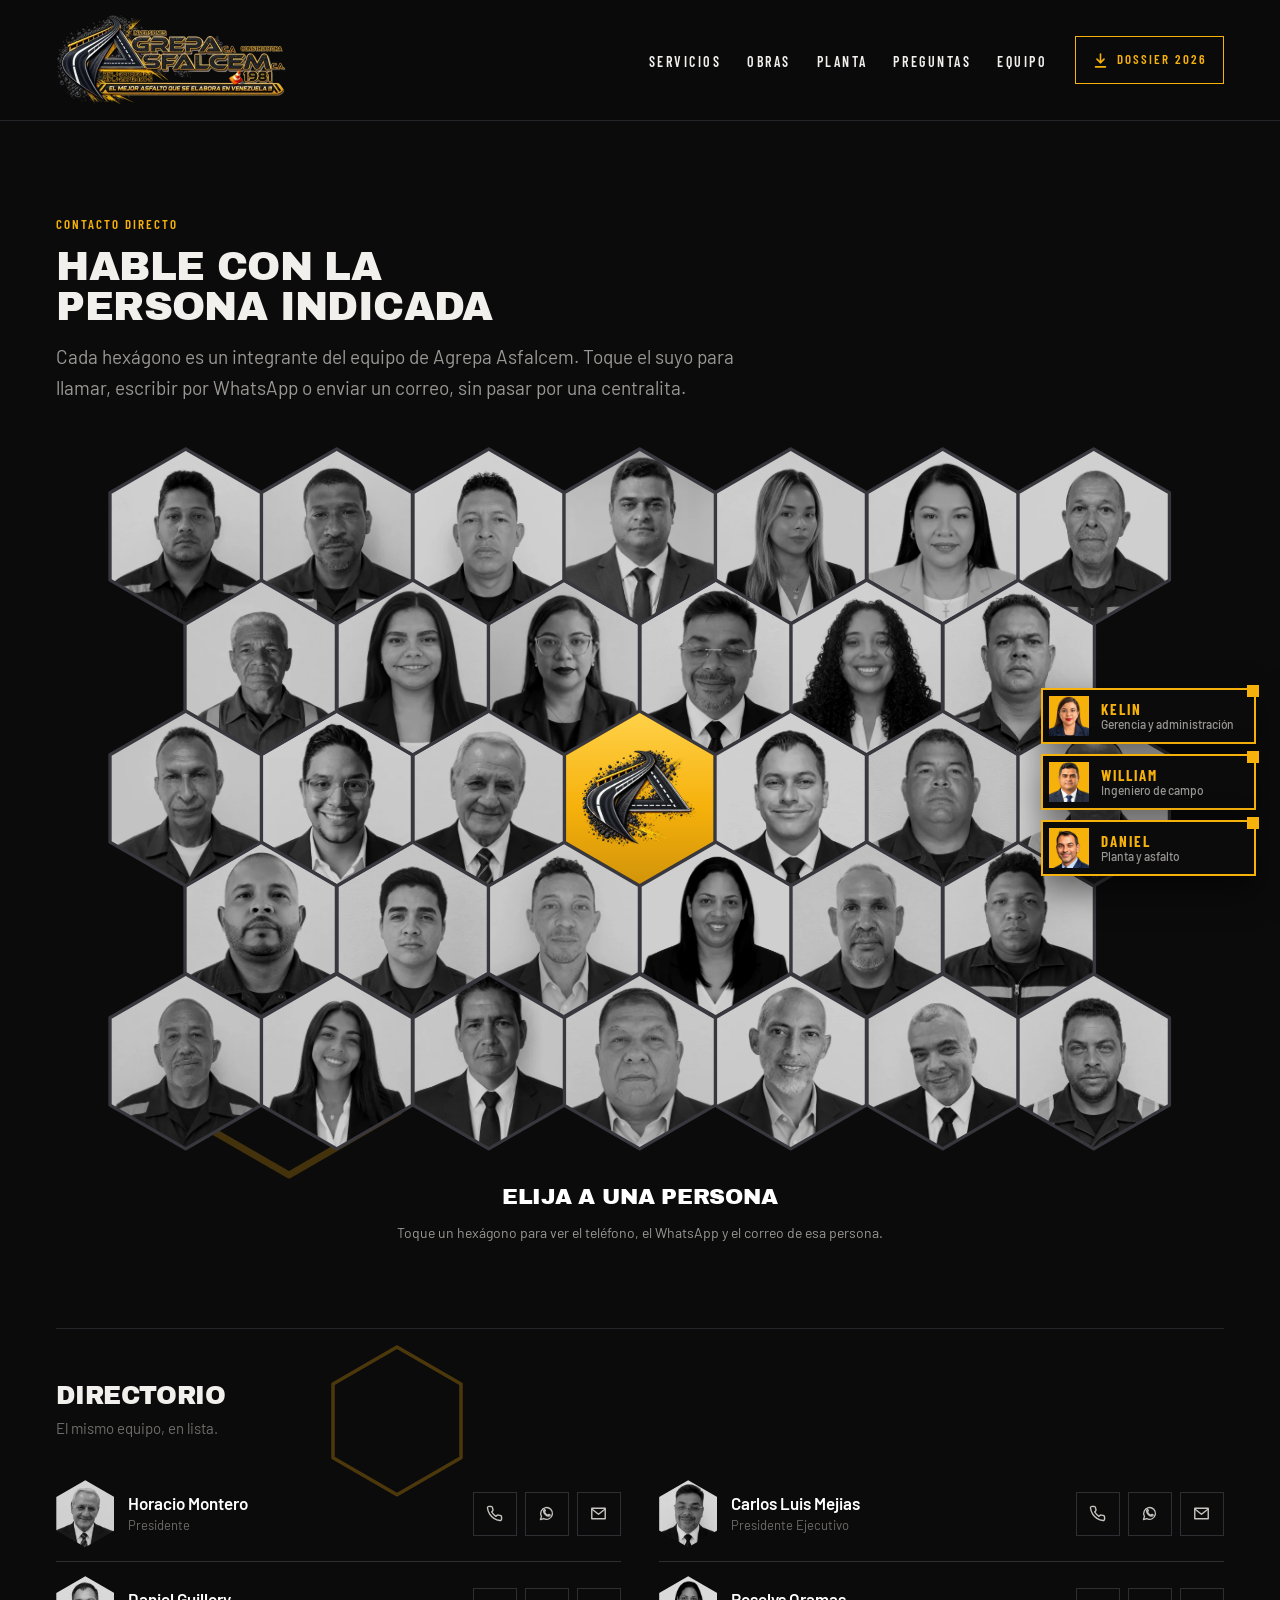
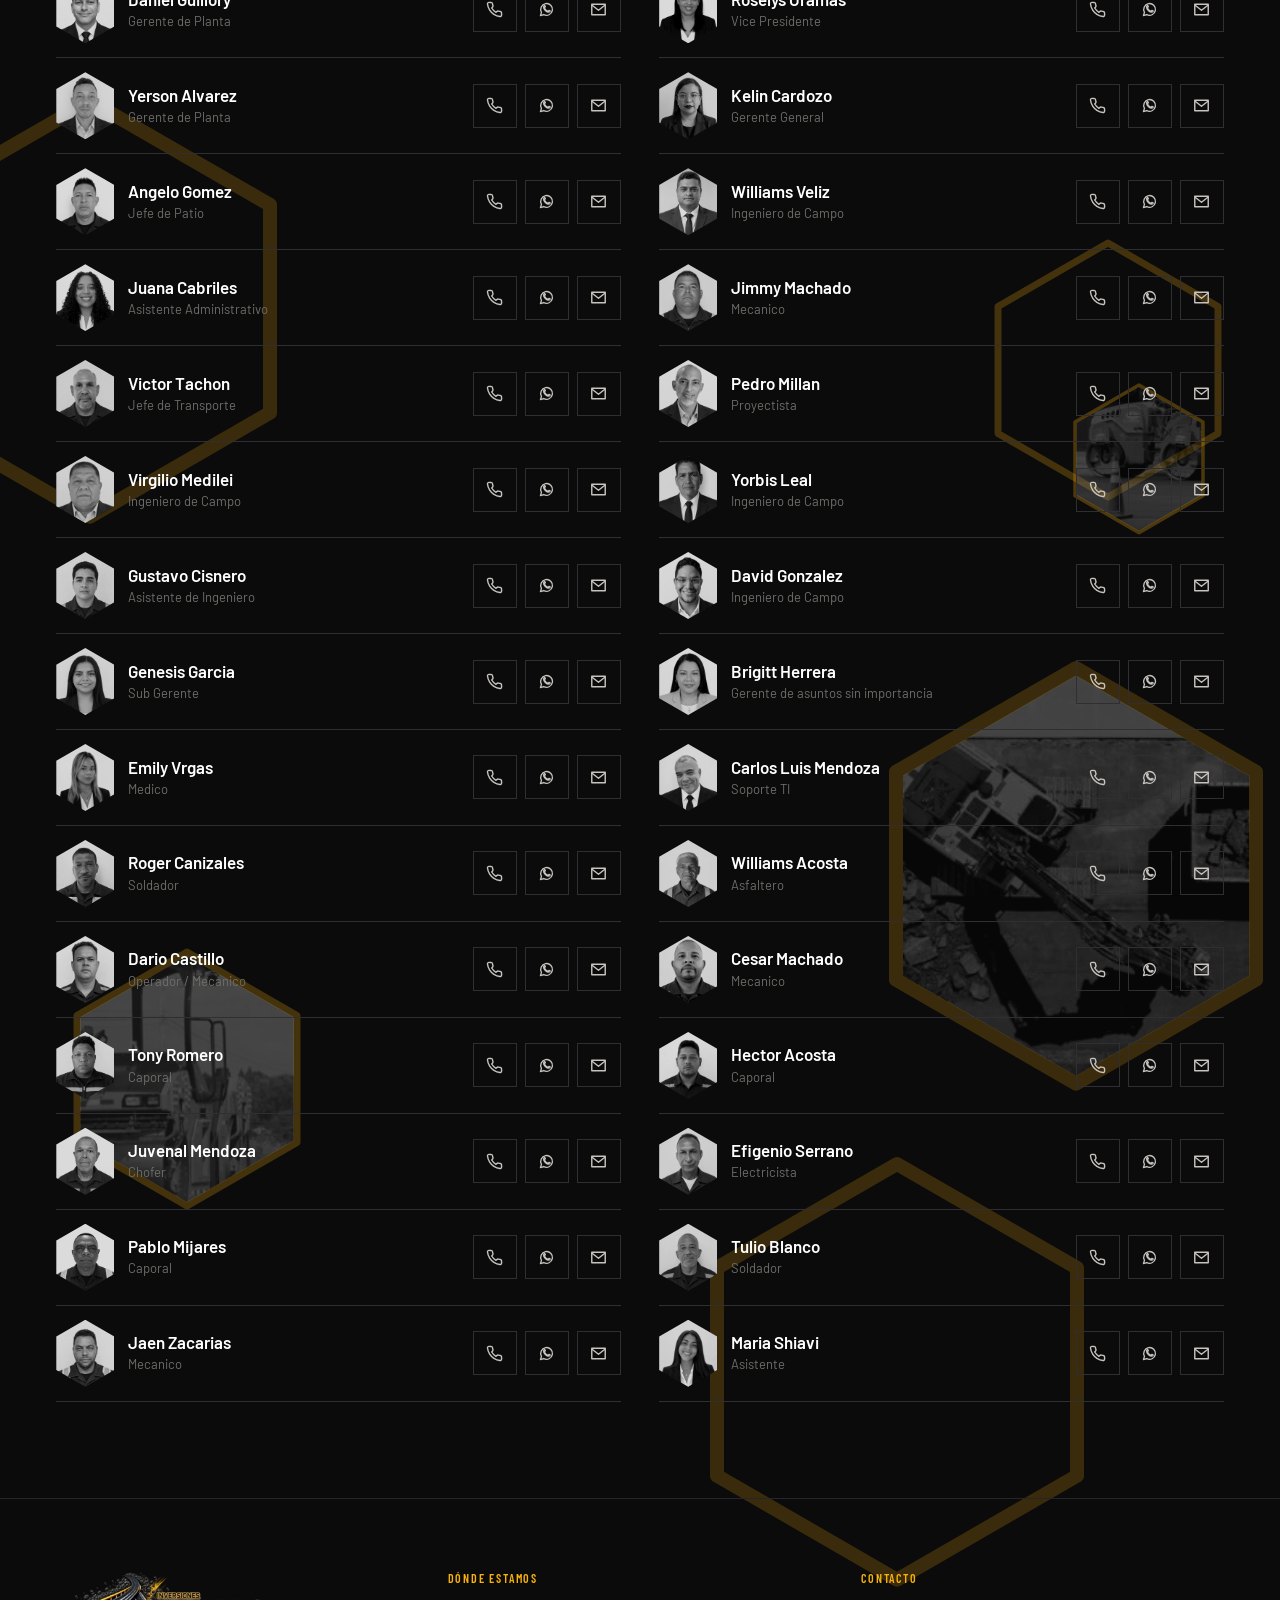
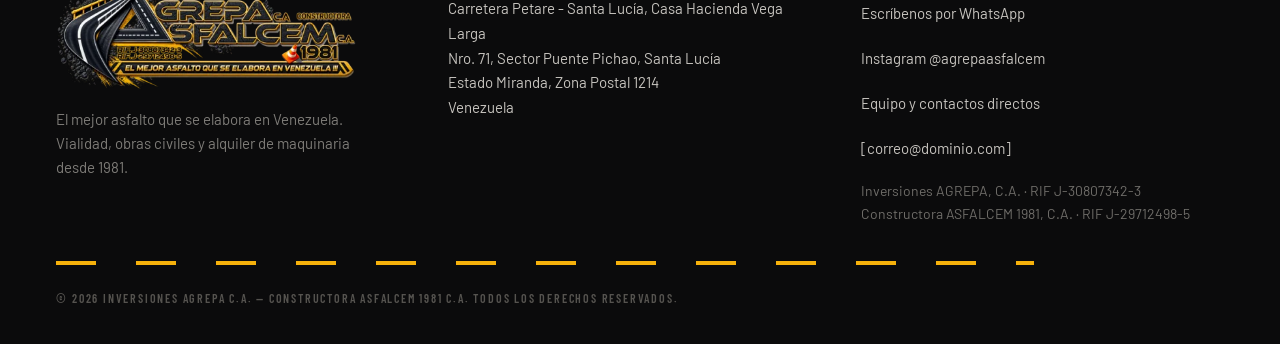
<file: equipo.html>
<!doctype html>
<html lang="es-VE">
<head>
<meta charset="utf-8">
<meta name="viewport" content="width=device-width, initial-scale=1, viewport-fit=cover">

<!-- ===== SEO ===== -->
<title>Equipo y Contactos Directos | Agrepa Asfalcem</title>
<meta name="description" content="Hable directamente con el personal de Agrepa Asfalcem. Teléfono, WhatsApp y correo de cada responsable de obra, planta y administración.">
<meta name="robots" content="index, follow, max-image-preview:large">
<meta name="author" content="Inversiones Agrepa, C.A. — Constructora Asfalcem 1981, C.A.">
<meta name="theme-color" content="#0B0B0C">
<!-- Generado por scripts/generar-equipo.mjs — no editar a mano. -->
<link rel="canonical" href="https://agrepasfalcem.com/equipo.html">

<meta property="og:type" content="website">
<meta property="og:locale" content="es_VE">
<meta property="og:site_name" content="Agrepa Asfalcem">
<meta property="og:title" content="Equipo y Contactos Directos | Agrepa Asfalcem">
<meta property="og:description" content="Hable directamente con el personal de Agrepa Asfalcem. Teléfono, WhatsApp y correo de cada responsable.">
<meta property="og:url" content="https://agrepasfalcem.com/equipo.html">
<meta property="og:image" content="https://agrepasfalcem.com/img/og-agrepa.jpg">
<meta property="og:image:width" content="1200">
<meta property="og:image:height" content="630">
<meta name="twitter:card" content="summary_large_image">

<link rel="icon" href="img/favicon.svg" type="image/svg+xml">

<link rel="preconnect" href="https://fonts.googleapis.com">
<link rel="preconnect" href="https://fonts.gstatic.com" crossorigin>
<link rel="stylesheet" href="https://fonts.googleapis.com/css2?family=Archivo+Black&family=Barlow+Condensed:wght@500;600;700&family=Barlow:wght@400;500;600&display=swap">

<style>
/* ================= TOKENS ================= */
:root{
  --asfalto:#0B0B0C;
  --superficie:#141416;
  --borde:#26262A;
  --borde-2:#2E2E33;
  --ambar:#F6B10B;
  --ambar-claro:#FFD24A;
  --ambar-oscuro:#D1930A;
  --texto:#F2F0ED;
  --texto-2:#C7C4BF;
  --texto-3:#9A9894;
  --texto-4:#6F6D69;

  --gutter:clamp(18px, 4.4vw, 64px);
  --seccion:clamp(56px, 9vw, 96px);
  --max:1440px;

  --h1:clamp(2.4rem, 7.6vw, 4.625rem);
  --h2:clamp(1.85rem, 5.2vw, 2.875rem);
  --h2s:clamp(1.7rem, 4.6vw, 2.5rem);
  --h3:clamp(1.25rem, 3.4vw, 1.5625rem);
  --cuerpo:clamp(1rem, 2.5vw, 1.0625rem);
  --cuerpo-lg:clamp(1.0625rem, 3vw, 1.1875rem);
}

/* ================= BASE ================= */
*,*::before,*::after{box-sizing:border-box}
html{scroll-behavior:smooth; -webkit-text-size-adjust:100%}
@media (prefers-reduced-motion:reduce){
  html{scroll-behavior:auto}
  *,*::before,*::after{animation-duration:.01ms!important;transition-duration:.01ms!important}
}
body{
  margin:0;
  background:var(--asfalto);
  color:var(--texto);
  font-family:'Barlow','Helvetica Neue',Arial,sans-serif;
  font-size:var(--cuerpo);
  line-height:1.6;
  -webkit-font-smoothing:antialiased;
  overflow-x:hidden;
  position:relative;
}
img{max-width:100%;height:auto;display:block}
h1,h2,h3{
  margin:0;
  font-family:'Archivo Black','Arial Black',Impact,sans-serif;
  font-weight:400;
  letter-spacing:-.015em;
  line-height:1.02;
  text-transform:uppercase;
  text-wrap:balance;
  overflow-wrap:break-word;
}
h3{text-transform:none;line-height:1.14;letter-spacing:-.005em}
p{margin:0;text-wrap:pretty;overflow-wrap:break-word}
a{color:var(--ambar);text-decoration:none}
a:hover{color:var(--ambar-claro)}
:focus-visible{outline:3px solid var(--ambar);outline-offset:3px}
ul{margin:0;padding:0;list-style:none}

.lbl{
  font-family:'Barlow Condensed','Arial Narrow',sans-serif;
  text-transform:uppercase;
  letter-spacing:.15em;
  font-weight:600;
  line-height:1.2;
}
.contenedor{max-width:var(--max);margin:0 auto;padding-left:var(--gutter);padding-right:var(--gutter)}
.saltar{position:absolute;left:-9999px;top:0;background:var(--ambar);color:var(--asfalto);padding:14px 20px;z-index:200}
.saltar:focus{left:12px;top:12px}
.franja{background:repeating-linear-gradient(135deg,var(--ambar) 0 14px,var(--asfalto) 14px 28px)}

/* ================= BOTONES ================= */
.btn{
  display:inline-flex;align-items:center;justify-content:center;gap:11px;
  min-height:54px;padding:16px 26px;
  font-family:'Barlow Condensed','Arial Narrow',sans-serif;
  text-transform:uppercase;letter-spacing:.13em;font-weight:600;
  font-size:clamp(.875rem,2.6vw,.9375rem);
  border:1px solid transparent;cursor:pointer;
  transition:transform .15s ease, filter .15s ease;
}
.btn:active{transform:translateY(1px)}
.btn--primario{
  color:var(--asfalto);
  background:linear-gradient(180deg,var(--ambar-claro) 0%,var(--ambar) 52%,var(--ambar-oscuro) 100%);
  box-shadow:0 12px 30px rgba(246,177,11,.2);
}
.btn--primario:hover{color:var(--asfalto);filter:brightness(1.06)}
.btn--linea{color:var(--texto);border-color:#45454B;background:transparent}
.btn--linea:hover{color:var(--texto);border-color:var(--ambar)}
.btn--negro{color:var(--ambar);background:var(--asfalto)}
.btn--negro:hover{color:var(--ambar-claro)}
.btn svg{flex:none}

/* ================= CABECERA ================= */
.cabecera{
  position:sticky;top:0;z-index:80;
  background:rgba(11,11,12,.94);
  backdrop-filter:saturate(140%) blur(10px);
  border-bottom:1px solid var(--borde);
}
.cabecera__fila{display:flex;align-items:center;justify-content:space-between;gap:8px;padding-top:10px;padding-bottom:10px}
.marca{display:block;flex:none}
.marca img{width:clamp(160px,44vw,230px)}
.nav{display:none}
.nav__lista{display:flex;align-items:center;gap:clamp(16px,2vw,30px)}
.nav__lista a{color:var(--texto);font-size:.875rem}
.nav__lista a:hover{color:var(--ambar)}
.tel-cab{display:none;align-items:center;gap:9px;color:var(--asfalto);background:var(--ambar);padding:13px 20px;font-size:.875rem;white-space:nowrap}
.tel-cab:hover{color:var(--asfalto);background:var(--ambar-claro)}
.dossier-cab{
  display:inline-flex;align-items:center;justify-content:center;gap:8px;flex:none;
  min-width:48px;min-height:48px;padding:0 10px;margin-left:auto;
  color:var(--ambar);border:1px solid var(--ambar);background:transparent;
  font-size:.8125rem;letter-spacing:.1em;white-space:nowrap;
  transition:background .15s ease,color .15s ease;
}
.dossier-cab:hover{color:var(--asfalto);background:var(--ambar)}
.dossier-cab svg{flex:none}
.dossier-cab__txt,.dossier-cab__ano{display:none}
@media (min-width:380px){.dossier-cab__txt{display:inline}}

.hamburguesa{
  display:inline-flex;align-items:center;justify-content:center;
  width:48px;height:48px;flex:none;
  background:transparent;border:1px solid #3A3A3F;color:var(--ambar);cursor:pointer;
}
.hamburguesa:hover{border-color:var(--ambar)}

/* Menú móvil */
.menu{
  position:fixed;inset:0;z-index:90;
  display:none;flex-direction:column;
  background:var(--asfalto);
  padding:calc(18px + env(safe-area-inset-top)) var(--gutter) calc(28px + env(safe-area-inset-bottom));
  overflow-y:auto;
}
.menu[data-abierto="true"]{display:flex}
.menu__top{display:flex;align-items:center;justify-content:space-between;gap:16px;margin-bottom:26px}
.menu__lista{display:flex;flex-direction:column}
.menu__lista a{
  display:flex;align-items:center;
  min-height:60px;
  color:var(--texto);font-size:1.125rem;
  border-bottom:1px solid var(--borde);
}
.menu__lista a:hover{color:var(--ambar)}
.menu__pie{display:flex;flex-direction:column;gap:10px;margin-top:28px}

/* ================= HERO ================= */
.hero{position:relative;overflow:hidden;background:var(--asfalto);isolation:isolate}
.hero__img{position:absolute;inset:0;width:100%;height:100%;object-fit:cover;filter:grayscale(.55) contrast(1.12) brightness(.5);z-index:-2}
.hero__velo{position:absolute;inset:0;z-index:-1;background:linear-gradient(180deg,rgba(11,11,12,.62) 0%,rgba(11,11,12,.92) 55%,var(--asfalto) 100%)}
.hero__barra{position:absolute;left:0;top:0;bottom:0;width:8px}
.hero__cuerpo{display:flex;flex-direction:column;gap:20px;padding-top:clamp(44px,9vw,96px);padding-bottom:clamp(40px,7vw,80px)}
.hero__cuerpo>*{max-width:810px}
.hero h1{font-size:var(--h1);color:#fff}
.hero__sub{font-size:var(--cuerpo-lg);color:var(--texto-2);max-width:640px}
.hero__acciones{display:flex;flex-direction:column;gap:11px;margin-top:6px}
.hero__dato{
  display:none;position:absolute;right:var(--gutter);bottom:52px;
  flex-direction:column;gap:2px;
  border-left:4px solid var(--ambar);padding:4px 0 4px 22px;
  background:rgba(11,11,12,.55);
}
.hero__dato b{font-family:'Archivo Black','Arial Black',sans-serif;font-weight:400;font-size:3.875rem;line-height:1;color:var(--ambar)}

/* ================= TIRA DE CONFIANZA ================= */
.confianza{background:rgba(255,255,255,.035);border-top:3px solid var(--ambar)}
.confianza__lista{display:flex;flex-direction:column;padding-top:8px;padding-bottom:8px}
.confianza__lista li{
  display:flex;align-items:center;gap:10px;
  padding:13px 0;color:var(--texto-2);font-size:.875rem;
  border-bottom:1px solid var(--borde-2);
}
.confianza__lista li:last-child{border-bottom:0}
.confianza__lista svg{flex:none;color:var(--ambar)}

/* ================= SECCIONES ================= */
section[id],div[id]{scroll-margin-top:120px}
.seccion{padding-top:var(--seccion);padding-bottom:var(--seccion)}
.seccion__enc{display:flex;flex-direction:column;gap:14px;margin-bottom:clamp(30px,4vw,52px)}
.seccion__enc h2{font-size:var(--h2)}
.eyebrow{font-size:.8125rem;color:var(--ambar)}
.seccion__nota{font-size:var(--cuerpo);color:var(--texto-3);max-width:420px}

/* Servicios */
.rejilla-servicios{display:grid;grid-template-columns:repeat(1,minmax(0,1fr));gap:16px}
.servicio{
  display:flex;flex-direction:column;gap:15px;
  padding:clamp(24px,4vw,34px);
  background:var(--superficie);border:1px solid var(--borde);border-top:3px solid var(--ambar);
}
.servicio__top{display:flex;align-items:center;justify-content:space-between}
.servicio__top svg{color:var(--ambar)}
.servicio__num{font-size:.8125rem;color:#45454B}
.servicio h3{font-size:var(--h3);color:#fff}
.servicio p{color:var(--texto-3)}

/* Obra destacada */
.obra{background:rgba(255,255,255,.035)}
.obra__rejilla{display:grid;grid-template-columns:repeat(1,minmax(0,1fr));gap:0}
.obra__foto{position:relative}
.obra__foto img{width:100%;height:clamp(240px,52vw,520px);object-fit:cover;filter:grayscale(.35) contrast(1.08)}
.obra__foto span{position:absolute;left:0;right:0;bottom:0;height:8px}
.obra__texto{display:flex;flex-direction:column;justify-content:center;gap:20px;padding:clamp(40px,7vw,76px) var(--gutter)}
.obra__texto h2{font-size:var(--h2s)}
.obra__texto p{color:var(--texto-3)}
.fichas{display:grid;grid-template-columns:repeat(3,minmax(0,1fr));gap:16px;border-top:1px solid var(--borde-2);padding-top:22px;margin-top:4px}
.ficha{display:flex;flex-direction:column;gap:4px}
.ficha span{font-size:.6875rem;color:var(--texto-4)}
.ficha b{font-size:1.0625rem;font-weight:600;color:var(--texto)}

/* Capacidades */
.rejilla-cap{display:grid;grid-template-columns:repeat(1,minmax(0,1fr));gap:16px}
.cap{display:flex;flex-direction:column;background:var(--superficie);border:1px solid var(--borde)}
.cap img{width:100%;height:clamp(190px,42vw,208px);object-fit:cover;filter:grayscale(.4) contrast(1.06)}
.cap__cuerpo{display:flex;flex-direction:column;gap:11px;padding:clamp(22px,4vw,28px)}
.cap h3{font-size:clamp(1.1875rem,3vw,1.3125rem);color:#fff}
.cap p{font-size:.9375rem;color:var(--texto-3)}

/* Preguntas */
.faq{background:rgba(255,255,255,.035);border-top:1px solid var(--borde)}
.faq__rejilla{display:grid;grid-template-columns:repeat(1,minmax(0,1fr));gap:clamp(28px,4vw,56px)}
.faq__enc h2{font-size:var(--h2s)}
.faq__lista{display:flex;flex-direction:column}
.faq__item{display:flex;flex-direction:column;gap:9px;padding:24px 0;border-bottom:1px solid var(--borde-2)}
.faq__item:first-child{padding-top:0}
.faq__item h3{font-size:clamp(1.125rem,3vw,1.25rem);color:#fff}
.faq__item p{color:var(--texto-3)}

/* CTA */
.cta{position:relative;overflow:hidden;background:var(--ambar)}
.cta__deco{position:absolute;right:-60px;top:-40px;width:340px;height:340px;background:repeating-linear-gradient(135deg,rgba(11,11,12,.09) 0 18px,transparent 18px 36px);pointer-events:none}
.cta__fila{position:relative;display:flex;flex-direction:column;gap:22px;padding-top:clamp(40px,6vw,66px);padding-bottom:clamp(40px,6vw,66px)}
.cta h2{font-size:var(--h2s);color:var(--asfalto)}
.cta p{color:#3A2D06;font-size:var(--cuerpo)}
.cta__txt{display:flex;flex-direction:column;gap:11px}

/* Pie */
.pie{background:transparent;border-top:1px solid var(--borde)}
.pie__rejilla{display:grid;grid-template-columns:repeat(1,minmax(0,1fr));gap:clamp(30px,4vw,56px);padding-top:clamp(44px,6vw,72px);padding-bottom:36px}
.pie__marca{display:flex;flex-direction:column;gap:16px}
.pie__marca img{width:clamp(220px,60vw,300px)}
.pie__marca p{font-size:.9375rem;color:#7E7C78}
.pie__col{display:flex;flex-direction:column;gap:11px}
.pie__col .eyebrow{font-size:.75rem}
.pie__col address{font-style:normal;font-size:.9375rem;line-height:1.65;color:var(--texto-2)}
.pie__col a{font-size:.9375rem;color:var(--texto-2);min-height:34px;display:inline-flex;align-items:center}
.pie__col a:hover{color:var(--ambar)}
.pie__rif{font-size:.875rem;line-height:1.6;color:var(--texto-4);margin-top:4px}
/* El hueco de abajo deja libre el boton flotante de Daniel, que en movil
   flota sobre la barra de contacto y tapaba la linea de creditos. */
.pie__base{padding-bottom:88px}
.pie__linea{height:4px;background:repeating-linear-gradient(90deg,var(--ambar) 0 40px,transparent 40px 80px);margin-bottom:18px}
.pie__base small{font-size:.75rem;color:#55534F}

/* ================= BARRA MÓVIL ================= */
.barra-movil{
  position:fixed;left:0;right:0;bottom:0;z-index:70;
  display:grid;grid-template-columns:repeat(2,minmax(0,1fr));
  border-top:1px solid var(--borde);
  padding-bottom:env(safe-area-inset-bottom);
  background:var(--asfalto);
}
.barra-movil a{
  display:flex;align-items:center;justify-content:center;gap:9px;
  min-height:58px;
  font-family:'Barlow Condensed','Arial Narrow',sans-serif;
  text-transform:uppercase;letter-spacing:.12em;font-weight:600;font-size:.875rem;
}
.barra-movil a:first-child{color:var(--asfalto);background:var(--ambar)}
.barra-movil a:last-child{color:var(--texto);background:var(--superficie)}
body{padding-bottom:calc(58px + env(safe-area-inset-bottom))}

/* ================= FONDO DE HEXAGONOS (PARALLAX) ================= */
.hexes{
  position:absolute;inset:0;z-index:-1;
  overflow:hidden;pointer-events:none;
  contain:paint;
}
.hex{
  position:absolute;display:block;
  aspect-ratio:100 / 115.47;
  color:var(--ambar);
  will-change:transform;
}
.hex svg{position:absolute;inset:0;display:block;width:100%;height:100%;overflow:visible;z-index:1}
.hex__foto{
  position:absolute;
  top:calc(var(--d) * 1.1547);bottom:calc(var(--d) * 1.1547);
  left:var(--d);right:var(--d);
  clip-path:polygon(50% 0%,100% 25%,100% 75%,50% 100%,0% 75%,0% 25%);
  background-repeat:no-repeat;
  opacity:.32;filter:grayscale(1) contrast(1.06) brightness(.85);
}
.hex polygon{
  fill:none;
  stroke:currentColor;
  stroke-linejoin:round;
  vector-effect:non-scaling-stroke;
}
/* el grosor crece con el tamano: el trazo grueso se lee cerca, el fino lejos */
.hex--g{width:clamp(190px,34vw,360px);--d:6.5px}
.hex--g polygon{stroke-width:14;stroke-opacity:.20}
.hex--m{width:clamp(115px,22vw,220px);--d:3px}
.hex--m polygon{stroke-width:7;stroke-opacity:.24}
.hex--p{width:clamp(66px,13vw,128px);--d:1.25px}
.hex--p polygon{stroke-width:3.5;stroke-opacity:.28}

/* en el telefono el hexagono es mas chico: se afina el trazo en proporcion */
@media (max-width:767px){
  .hex--g{--d:4px}
  .hex--m{--d:1.75px}
  .hex--p{--d:.75px}
  .hex--g polygon{stroke-width:9}
  .hex--m polygon{stroke-width:4.5}
  .hex--p polygon{stroke-width:2.5}
}

@media (prefers-reduced-motion:reduce){
  .hex{will-change:auto}
}

/* ================= PUNTOS DE QUIEBRE ================= */
@media (min-width:600px){
  .hero__acciones{flex-direction:row;flex-wrap:wrap}
  .confianza__lista{flex-direction:row;flex-wrap:wrap;gap:0 28px;padding-top:20px;padding-bottom:20px}
  .confianza__lista li{border-bottom:0;padding:5px 0}
  .rejilla-cap{grid-template-columns:repeat(2,minmax(0,1fr))}
}
@media (min-width:768px){
  .rejilla-servicios{grid-template-columns:repeat(2,minmax(0,1fr));gap:20px}
  .cta__fila{flex-direction:row;align-items:center;justify-content:space-between;gap:40px}
  .cta__fila .btn{flex:none}
  .tel-cab{display:inline-flex}
  .barra-movil{display:none}
  body{padding-bottom:0}
  /* En escritorio el boton de Daniel se ancla abajo a la derecha: se le reserva
     ese ancho para que la linea de creditos nunca quede debajo. */
  .pie__base{padding-bottom:34px;padding-right:calc(var(--gutter) + 190px)}
  .pie__rejilla{grid-template-columns:repeat(2,minmax(0,1fr))}
}
@media (min-width:1024px){
  .cabecera__fila{padding-top:14px;padding-bottom:14px}
  .nav{display:block;margin-left:auto}
  .dossier-cab{margin-left:20px;padding:0 16px;letter-spacing:.15em}
  .dossier-cab__ano{display:inline}
  .hamburguesa{display:none}
  .menu{display:none!important}
  .hero{min-height:600px;display:flex;flex-direction:column;justify-content:center}
  .hero__velo{background:linear-gradient(96deg,var(--asfalto) 26%,rgba(11,11,12,.86) 48%,rgba(11,11,12,.15) 100%)}
  .hero__img{filter:grayscale(.55) contrast(1.12) brightness(.52)}
  .hero__cuerpo{padding-left:calc(var(--gutter) + 36px);width:100%}
  .hero__barra{width:12px}
  .hero__dato{display:flex}
  .obra__rejilla{grid-template-columns:repeat(2,minmax(0,1fr))}
  .obra__foto{height:100%}
  .obra__foto img{height:100%;min-height:520px}
  .obra__texto{padding-right:var(--gutter)}
  .obra__texto p{max-width:560px}
  .rejilla-cap{grid-template-columns:repeat(3,minmax(0,1fr))}
  .faq__rejilla{grid-template-columns:380px minmax(0,1fr)}
  .pie__rejilla{grid-template-columns:340px repeat(2,minmax(0,1fr))}
  .seccion__enc{flex-direction:row;align-items:flex-end;justify-content:space-between;gap:48px}
  .seccion__enc>div{max-width:700px}
}
</style>

<style>
/* ================= EQUIPO ================= */
.equipo__enc{display:flex;flex-direction:column;gap:14px;max-width:720px;margin-bottom:clamp(28px,4vw,46px)}
.equipo__enc h1{font-size:var(--h2)}
.equipo__enc>p:last-child{color:var(--texto-3);font-size:var(--cuerpo-lg)}

/* ---- panal de hexagonos ---- */
/* Rejilla hexagonal de punta arriba en coordenadas axiales (q, r).
   Cada celda mide 20% del ancho y 25% del alto del panal; la posicion sale de
   --x (= q + r/2) y --r. La caja mantiene la proporcion exacta del racimo:
   5 hexagonos de ancho por 4 de alto, y cada hexagono es 1 : 1.1547.          */
.panal-caja{container-type:inline-size}
.panal{
  position:relative;
  width:100%;max-width:1060px;margin:0 auto;
  aspect-ratio:7 / 4.6188;
}
/* --f va de 0 a 1: es lo cerca que esta el puntero del centro de ESTE
   hexagono. Lo escribe equipo.js cuadro a cuadro con una caida continua, de
   modo que el tamano, el color y el grosor del trazo se reparten entre los
   vecinos en vez de saltar por escalones.

   --p es el aporte de la onda que recorre la colmena en reposo. Va aparte para
   que no pise el relieve del puntero: solo suma tamano y un pelo de trazo, sin
   tocar el color, que queda reservado para el hover. */
.celda{
  position:absolute;
  --f:0;--p:0;
  width:14.2857%;height:25%;
  left:calc(50% + var(--x) * 14.2857% - 7.14285%);
  top:calc(50% + var(--r) * 18.75% - 12.5%);
  margin:0;padding:0;border:0;background:transparent;
  transform:scale(calc(1 + var(--f) * .26 + var(--p)));
  z-index:0;
  will-change:transform;
  contain:layout style;
}
a.celda{cursor:pointer;-webkit-tap-highlight-color:transparent}
.celda__hex{
  position:absolute;inset:0;
  display:block;overflow:hidden;
  background:var(--superficie);
  clip-path:polygon(50% 0%,100% 25%,100% 75%,50% 100%,0% 75%,0% 25%);
}
.celda__hex img{
  width:100%;height:100%;
  object-fit:cover;object-position:var(--pos,50% 30%);
  filter:grayscale(calc(1 - var(--f))) contrast(1.05) brightness(calc(.82 + var(--f) * .18));
}
.celda__borde{
  position:absolute;inset:0;
  width:100%;height:100%;display:block;
  overflow:visible;pointer-events:none;
}
.celda__borde polygon{
  fill:none;stroke-linejoin:round;
  stroke:#37373D;
  stroke:color-mix(in srgb, #37373D, var(--ambar) calc(var(--f) * 100%));
  stroke-width:calc(2.2 + var(--f) * 1.5 + var(--p) * 6);
}

/* Respaldo: si el script no toma el relieve (sin JavaScript, con pantalla
   tactil o con "menos movimiento" activado), queda un realce simple. */
.panal:not(.js) a.celda{transition:transform .3s cubic-bezier(.2,.85,.25,1)}
.panal:not(.js) a.celda:hover{--f:1;z-index:6}

.celda:focus{outline:none}
.celda:focus-visible .celda__borde polygon{stroke:var(--ambar-claro);stroke-width:4}

/* Centro de marca y celda decorativa: completan el circulo, no se pulsan. */
.celda--marca .celda__hex{
  background:linear-gradient(180deg,var(--ambar-claro) 0%,var(--ambar) 55%,var(--ambar-oscuro) 100%);
  display:grid;place-items:center;
}
/* El isotipo va contenido dentro del hexagono, no recortado como los
   retratos, y sin el tratamiento en gris que llevan las fotos. */
.celda--marca .celda__hex img{
  width:76%;height:auto;
  object-fit:contain;object-position:center;
  filter:none;
}
.celda--marca .celda__borde polygon{stroke:var(--ambar-oscuro)}
.celda--deco .celda__hex{
  background:repeating-linear-gradient(135deg,rgba(246,177,11,.14) 0 8px,transparent 8px 16px);
}
.celda--deco .celda__borde polygon{stroke:#2A2A2F}

/* ---- lectura del nombre ---- */
.panal__lectura{
  display:flex;flex-direction:column;align-items:center;gap:6px;
  margin:clamp(22px,3.5vw,32px) auto 0;
  max-width:520px;text-align:center;min-height:4.2em;
}
.panal__lectura b{
  font-family:'Archivo Black','Arial Black',Impact,sans-serif;
  font-weight:400;text-transform:uppercase;letter-spacing:-.01em;
  font-size:clamp(1.0625rem,3.6vw,1.375rem);color:#fff;
}
.panal__lectura span{font-size:.875rem;color:var(--texto-3);line-height:1.5}

/* ---- directorio (funciona sin JavaScript) ---- */
.directorio{
  margin-top:clamp(44px,6vw,76px);
  padding-top:clamp(34px,5vw,54px);
  border-top:1px solid var(--borde);
}
.directorio__enc{display:flex;flex-direction:column;gap:8px;margin-bottom:clamp(18px,3vw,26px)}
.directorio__enc h2{font-size:var(--h3)}
.directorio__enc p{color:var(--texto-4);font-size:.9375rem}
.directorio__lista{display:grid;grid-template-columns:repeat(1,minmax(0,1fr));gap:0 clamp(20px,3vw,44px)}
.persona{
  display:flex;align-items:center;gap:14px;
  padding:14px 0;border-bottom:1px solid var(--borde-2);
}
.persona__hex{
  flex:none;width:52px;aspect-ratio:100 / 115.47;
  display:block;overflow:hidden;background:var(--superficie);
  clip-path:polygon(50% 0%,100% 25%,100% 75%,50% 100%,0% 75%,0% 25%);
}
.persona__hex img{width:100%;height:100%;object-fit:cover;object-position:var(--pos,50% 30%);filter:grayscale(1) contrast(1.05) brightness(.86)}
.persona__id{flex:1 1 auto;min-width:0;display:flex;flex-direction:column;gap:1px}
.persona__id b{font-size:1.0625rem;font-weight:600;color:#fff;line-height:1.3}
.persona__id>span{font-size:.8125rem;color:var(--texto-4)}
.persona__tel{font-variant-numeric:tabular-nums}
.persona__acc{display:flex;gap:8px;flex:none}
.persona__acc a{
  display:inline-flex;align-items:center;justify-content:center;
  width:44px;height:44px;flex:none;
  border:1px solid var(--borde-2);color:var(--texto-2);
  transition:border-color .18s ease,color .18s ease;
}
.persona__acc a:hover{border-color:var(--ambar);color:var(--ambar)}
.persona:target{background:rgba(246,177,11,.06);box-shadow:inset 3px 0 0 var(--ambar);padding-left:12px}

/* ---- ficha de contacto ---- */
.ficha{
  border:0;padding:0;background:transparent;color:var(--texto);
  width:min(410px,calc(100vw - 32px));
  max-height:calc(100dvh - 40px);
  overflow:visible;
}
.ficha::backdrop{background:rgba(5,5,6,.8)}
.ficha__caja{
  position:relative;
  display:flex;flex-direction:column;align-items:center;gap:16px;
  padding:clamp(26px,6vw,34px) clamp(20px,5vw,30px) clamp(22px,5vw,28px);
  background:var(--superficie);
  border:1px solid var(--borde-2);border-top:3px solid var(--ambar);
  text-align:center;
}
.ficha__hex{
  width:128px;aspect-ratio:100 / 115.47;flex:none;
  display:block;overflow:hidden;background:var(--asfalto);
  clip-path:polygon(50% 0%,100% 25%,100% 75%,50% 100%,0% 75%,0% 25%);
}
.ficha__hex img{width:100%;height:100%;object-fit:cover;object-position:var(--pos,50% 30%)}
.ficha__nom{font-size:clamp(1.25rem,4.6vw,1.5rem);color:#fff}
.ficha__cargo{font-size:.875rem;color:var(--ambar);margin-top:-8px}
.ficha__acc{display:flex;flex-direction:column;gap:10px;width:100%;margin-top:2px}
.ficha__acc .btn{width:100%}
.ficha__mail{
  font-size:.8125rem;color:var(--texto-4);word-break:break-all;
  border-top:1px solid var(--borde);padding-top:14px;width:100%;
}
.ficha__cerrar{
  position:absolute;top:8px;right:8px;
  width:42px;height:42px;
  display:inline-flex;align-items:center;justify-content:center;
  background:transparent;border:0;color:var(--texto-3);cursor:pointer;
}
.ficha__cerrar:hover{color:var(--ambar)}

/* ================= PUNTOS DE QUIEBRE — EQUIPO ================= */
@media (min-width:600px){
  .directorio__lista{grid-template-columns:repeat(2,minmax(0,1fr))}
}
@media (min-width:1024px){
  .equipo__enc h1{font-size:var(--h2s)}
  .persona__hex{width:58px}
}

@media (prefers-reduced-motion:reduce){
  .panal:not(.js) a.celda{transition:none}
  .panal:not(.js) a.celda:hover{--f:.4}
}
.ficha__caja:focus{outline:none}
</style>
</head>
<body>

<div class="hexes" aria-hidden="true">
  <span class="hex hex--g" style="top:64%;left:70%" data-vel="0.12"><span class="hex__foto" style="background-image:url(img/hex-obra.webp);background-size:auto 190%;background-position:38% 50%"></span><svg viewBox="0 0 100 115.47" aria-hidden="true"><polygon points="50,0 100,28.87 100,86.6 50,115.47 0,86.6 0,28.87"></polygon></svg></span>
  <span class="hex hex--g" style="top:48%;left:-7%" data-vel="0.12"><svg viewBox="0 0 100 115.47" aria-hidden="true"><polygon points="50,0 100,28.87 100,86.6 50,115.47 0,86.6 0,28.87"></polygon></svg></span>
  <span class="hex hex--g" style="top:78%;left:56%" data-vel="0.12"><svg viewBox="0 0 100 115.47" aria-hidden="true"><polygon points="50,0 100,28.87 100,86.6 50,115.47 0,86.6 0,28.87"></polygon></svg></span>
  <span class="hex hex--m" style="top:26%;left:14%" data-vel="0.28"><svg viewBox="0 0 100 115.47" aria-hidden="true"><polygon points="50,0 100,28.87 100,86.6 50,115.47 0,86.6 0,28.87"></polygon></svg></span>
  <span class="hex hex--m" style="top:52%;left:78%" data-vel="0.28"><svg viewBox="0 0 100 115.47" aria-hidden="true"><polygon points="50,0 100,28.87 100,86.6 50,115.47 0,86.6 0,28.87"></polygon></svg></span>
  <span class="hex hex--m" style="top:72%;left:6%" data-vel="0.28"><span class="hex__foto" style="background-image:url(img/hex-compactadora.webp);background-size:auto 150%;background-position:44% 64%"></span><svg viewBox="0 0 100 115.47" aria-hidden="true"><polygon points="50,0 100,28.87 100,86.6 50,115.47 0,86.6 0,28.87"></polygon></svg></span>
  <span class="hex hex--p" style="top:22%;left:44%" data-vel="0.45"><svg viewBox="0 0 100 115.47" aria-hidden="true"><polygon points="50,0 100,28.87 100,86.6 50,115.47 0,86.6 0,28.87"></polygon></svg></span>
  <span class="hex hex--p" style="top:38%;left:26%" data-vel="0.45"><svg viewBox="0 0 100 115.47" aria-hidden="true"><polygon points="50,0 100,28.87 100,86.6 50,115.47 0,86.6 0,28.87"></polygon></svg></span>
  <span class="hex hex--p" style="top:56%;left:84%" data-vel="0.45"><span class="hex__foto" style="background-image:url(img/hex-rodillo.webp);background-size:auto 190%;background-position:40% 62%"></span><svg viewBox="0 0 100 115.47" aria-hidden="true"><polygon points="50,0 100,28.87 100,86.6 50,115.47 0,86.6 0,28.87"></polygon></svg></span>
</div>

<a class="saltar lbl" href="#contenido">Saltar al contenido</a>

<!-- ================= CABECERA ================= -->
<header class="cabecera">
  <div class="contenedor cabecera__fila">
    <a class="marca" href="index.html#inicio" aria-label="Agrepa Asfalcem — Inicio">
      <img src="img/logo-agrepa-460.webp" width="460" height="184" alt="Inversiones Agrepa C.A. y Constructora Asfalcem 1981 C.A." fetchpriority="high">
    </a>

    <nav class="nav" aria-label="Principal">
      <ul class="nav__lista lbl">
        <li><a href="index.html#servicios">Servicios</a></li>
        <li><a href="index.html#obras">Obras</a></li>
        <li><a href="index.html#planta">Planta</a></li>
        <li><a href="index.html#preguntas">Preguntas</a></li>
        <li><a href="equipo.html" aria-current="page">Equipo</a></li>
      </ul>
    </nav>

    <a class="dossier-cab lbl" href="descargas/dossier-agrepa-asfalcem-2026.pdf" download="Dossier Agrepa Asfalcem 2026.pdf" aria-label="Descargar el dossier corporativo 2026 (PDF, 29 MB)" title="Dossier corporativo 2026 · PDF, 29 MB">
      <svg width="17" height="17" viewBox="0 0 24 24" fill="none" stroke="currentColor" stroke-width="2.2" stroke-linecap="round" stroke-linejoin="round" aria-hidden="true"><path d="M12 3v12"></path><path d="m7 10 5 5 5-5"></path><path d="M5 21h14"></path></svg>
      <span class="dossier-cab__txt">Dossier<span class="dossier-cab__ano">&nbsp;2026</span></span>
    </a>

    <button class="hamburguesa" type="button" id="abrirMenu" aria-expanded="false" aria-controls="menuMovil" aria-label="Abrir menú">
      <svg width="22" height="22" viewBox="0 0 24 24" fill="none" stroke="currentColor" stroke-width="2" stroke-linecap="round" aria-hidden="true"><path d="M3 6h18"></path><path d="M3 12h18"></path><path d="M3 18h18"></path></svg>
    </button>
  </div>
</header>

<!-- Menú móvil -->
<div class="menu" id="menuMovil" data-abierto="false" role="dialog" aria-modal="true" aria-label="Menú de navegación">
  <div class="menu__top">
    <img src="img/logo-agrepa-460.webp" width="460" height="184" alt="" style="width:172px">
    <button class="hamburguesa" type="button" id="cerrarMenu" aria-label="Cerrar menú">
      <svg width="22" height="22" viewBox="0 0 24 24" fill="none" stroke="currentColor" stroke-width="2" stroke-linecap="round" aria-hidden="true"><path d="M18 6 6 18"></path><path d="m6 6 12 12"></path></svg>
    </button>
  </div>
  <nav aria-label="Móvil">
    <ul class="menu__lista lbl">
      <li><a href="index.html#servicios">Servicios</a></li>
      <li><a href="index.html#obras">Obras</a></li>
      <li><a href="index.html#planta">Planta</a></li>
      <li><a href="index.html#preguntas">Preguntas</a></li>
      <li><a href="equipo.html" aria-current="page">Equipo</a></li>
    </ul>
  </nav>
  <div class="menu__pie">
    <a class="btn btn--primario" href="index.html#presupuesto">Solicitar presupuesto</a>
    <a class="btn btn--linea" href="descargas/dossier-agrepa-asfalcem-2026.pdf" download="Dossier Agrepa Asfalcem 2026.pdf"><svg width="18" height="18" viewBox="0 0 24 24" fill="none" stroke="currentColor" stroke-width="2.2" stroke-linecap="round" stroke-linejoin="round" aria-hidden="true"><path d="M12 3v12"></path><path d="m7 10 5 5 5-5"></path><path d="M5 21h14"></path></svg>Descargar dossier 2026</a>
  </div>
</div>

<main

<main id="contenido">

  <section class="equipo seccion">
    <div class="contenedor">
      <div class="equipo__enc">
        <p class="eyebrow lbl">Contacto directo</p>
        <h1>Hable con la persona indicada</h1>
        <p>Cada hexágono es un integrante del equipo de Agrepa Asfalcem. Toque el suyo para llamar, escribir por WhatsApp o enviar un correo, sin pasar por una centralita.</p>
      </div>

      <div class="panal-caja">
        <div class="panal" id="panal">
      <span class="celda celda--marca" style="--x:0;--r:0" data-q="0" data-r="0" aria-hidden="true">
        <span class="celda__hex"><img src="img/equipo/isotipo-agrepa.webp" width="300" height="255" alt="" decoding="async"></span>
        <svg class="celda__borde" viewBox="0 0 100 115.47"><polygon points="50,0 100,28.87 100,86.6 50,115.47 0,86.6 0,28.87"></polygon></svg>
      </span>
      <a class="celda" href="#p-roger-canizales" style="--x:-2;--r:-2;--pos:50% 50%"
              data-q="-1" data-r="-2"
              data-nombre="Roger Canizales" data-cargo="Soldador"
              data-tel="0414-365-58-99" data-e164="+584143655899" data-mail="canizalesroger@gmail.com"
              data-foto="img/equipo/gallo-2.webp"
              aria-label="Ver el contacto de Roger Canizales">
        <span class="celda__hex"><img src="img/equipo/gallo-2.webp" width="320" height="428" alt="Retrato de Roger Canizales" loading="lazy" decoding="async"></span>
        <svg class="celda__borde" viewBox="0 0 100 115.47" aria-hidden="true"><polygon points="50,0 100,28.87 100,86.6 50,115.47 0,86.6 0,28.87"></polygon></svg>
      </a>
      <a class="celda" href="#p-emily-vargas" style="--x:1;--r:-2;--pos:50% 50%"
              data-q="2" data-r="-2"
              data-nombre="Emily Vrgas" data-cargo="Medico"
              data-tel="0424-207-36-62" data-e164="+584242073662" data-mail="vargasemilyb@gmail.com"
              data-foto="img/equipo/emilydoc-2.webp"
              aria-label="Ver el contacto de Emily Vrgas">
        <span class="celda__hex"><img src="img/equipo/emilydoc-2.webp" width="320" height="400" alt="Retrato de Emily Vrgas" loading="lazy" decoding="async"></span>
        <svg class="celda__borde" viewBox="0 0 100 115.47" aria-hidden="true"><polygon points="50,0 100,28.87 100,86.6 50,115.47 0,86.6 0,28.87"></polygon></svg>
      </a>
      <a class="celda" href="#p-brigitt-herrera" style="--x:2;--r:-2;--pos:50% 50%"
              data-q="3" data-r="-2"
              data-nombre="Brigitt Herrera" data-cargo="Gerente de asuntos sin importancia"
              data-tel="0412-576-81-68" data-e164="+584125768168" data-mail="brigittherrera@gmail.com"
              data-foto="img/equipo/brigitt-3.webp"
              aria-label="Ver el contacto de Brigitt Herrera">
        <span class="celda__hex"><img src="img/equipo/brigitt-3.webp" width="320" height="400" alt="Retrato de Brigitt Herrera" loading="lazy" decoding="async"></span>
        <svg class="celda__borde" viewBox="0 0 100 115.47" aria-hidden="true"><polygon points="50,0 100,28.87 100,86.6 50,115.47 0,86.6 0,28.87"></polygon></svg>
      </a>
      <a class="celda" href="#p-maria-shiavi" style="--x:-2;--r:2;--pos:50% 50%"
              data-q="-3" data-r="2"
              data-nombre="Maria Shiavi" data-cargo="Asistente"
              data-tel="0412-341-58-23" data-e164="+584123415823" data-mail="pasaponte1997@gmail.com"
              data-foto="img/equipo/maria-0.webp"
              aria-label="Ver el contacto de Maria Shiavi">
        <span class="celda__hex"><img src="img/equipo/maria-0.webp" width="320" height="400" alt="Retrato de Maria Shiavi" loading="lazy" decoding="async"></span>
        <svg class="celda__borde" viewBox="0 0 100 115.47" aria-hidden="true"><polygon points="50,0 100,28.87 100,86.6 50,115.47 0,86.6 0,28.87"></polygon></svg>
      </a>
      <a class="celda" href="#p-carlos-mendoza" style="--x:2;--r:2;--pos:50% 50%"
              data-q="1" data-r="2"
              data-nombre="Carlos Luis Mendoza" data-cargo="Soporte TI"
              data-tel="0422-400-33-69" data-e164="+584224003369" data-mail="carlosluismendozahechezuria@gmail.com"
              data-foto="img/equipo/cat001-2.webp"
              aria-label="Ver el contacto de Carlos Luis Mendoza">
        <span class="celda__hex"><img src="img/equipo/cat001-2.webp" width="320" height="395" alt="Retrato de Carlos Luis Mendoza" loading="lazy" decoding="async"></span>
        <svg class="celda__borde" viewBox="0 0 100 115.47" aria-hidden="true"><polygon points="50,0 100,28.87 100,86.6 50,115.47 0,86.6 0,28.87"></polygon></svg>
      </a>
      <a class="celda" href="#p-kelin-cardozo" style="--x:-0.5;--r:-1;--pos:50% 26%"
              data-q="0" data-r="-1"
              data-nombre="Kelin Cardozo" data-cargo="Gerente General"
              data-tel="0412-589-81-11" data-e164="+584125898111" data-mail="kelincardozo@gmail.com"
              data-foto="img/equipo/kelin-cardozo.webp"
              aria-label="Ver el contacto de Kelin Cardozo">
        <span class="celda__hex"><img src="img/equipo/kelin-cardozo.webp" width="370" height="370" alt="Retrato de Kelin Cardozo" loading="lazy" decoding="async"></span>
        <svg class="celda__borde" viewBox="0 0 100 115.47" aria-hidden="true"><polygon points="50,0 100,28.87 100,86.6 50,115.47 0,86.6 0,28.87"></polygon></svg>
      </a>
      <a class="celda" href="#p-carlos-luis-mejias" style="--x:0.5;--r:-1;--pos:50% 52%"
              data-q="1" data-r="-1"
              data-nombre="Carlos Luis Mejias" data-cargo="Presidente Ejecutivo"
              data-tel="0412-271-79-50" data-e164="+584122717950" data-mail="carlosluis6995@gmail.com"
              data-foto="img/equipo/clmejias-2.webp"
              aria-label="Ver el contacto de Carlos Luis Mejias">
        <span class="celda__hex"><img src="img/equipo/clmejias-2.webp" width="320" height="414" alt="Retrato de Carlos Luis Mejias" loading="lazy" decoding="async"></span>
        <svg class="celda__borde" viewBox="0 0 100 115.47" aria-hidden="true"><polygon points="50,0 100,28.87 100,86.6 50,115.47 0,86.6 0,28.87"></polygon></svg>
      </a>
      <a class="celda" href="#p-daniel-guillory" style="--x:1;--r:0;--pos:50% 18%"
              data-q="1" data-r="0"
              data-nombre="Daniel Guillory" data-cargo="Gerente de Planta"
              data-tel="0412-242-86-03" data-e164="+584122428603" data-mail="guillory123456@gmail.com"
              data-foto="img/equipo/danyboy-2.webp"
              aria-label="Ver el contacto de Daniel Guillory">
        <span class="celda__hex"><img src="img/equipo/danyboy-2.webp" width="320" height="427" alt="Retrato de Daniel Guillory" loading="lazy" decoding="async"></span>
        <svg class="celda__borde" viewBox="0 0 100 115.47" aria-hidden="true"><polygon points="50,0 100,28.87 100,86.6 50,115.47 0,86.6 0,28.87"></polygon></svg>
      </a>
      <a class="celda" href="#p-roselys-oramas" style="--x:0.5;--r:1;--pos:50% 30%"
              data-q="0" data-r="1"
              data-nombre="Roselys Oramas" data-cargo="Vice Presidente"
              data-tel="0414-170-95-15" data-e164="+584141709515" data-mail="roselysoramas@gmail.com"
              data-foto="img/equipo/roselys-2.webp"
              aria-label="Ver el contacto de Roselys Oramas">
        <span class="celda__hex"><img src="img/equipo/roselys-2.webp" width="320" height="381" alt="Retrato de Roselys Oramas" loading="lazy" decoding="async"></span>
        <svg class="celda__borde" viewBox="0 0 100 115.47" aria-hidden="true"><polygon points="50,0 100,28.87 100,86.6 50,115.47 0,86.6 0,28.87"></polygon></svg>
      </a>
      <a class="celda" href="#p-yerson-alvarez" style="--x:-0.5;--r:1;--pos:50% 28%"
              data-q="-1" data-r="1"
              data-nombre="Yerson Alvarez" data-cargo="Gerente de Planta"
              data-tel="0412-588-85-62" data-e164="+584125888562" data-mail="sonyery.07@gmail.com"
              data-foto="img/equipo/yersonalvarez.webp"
              aria-label="Ver el contacto de Yerson Alvarez">
        <span class="celda__hex"><img src="img/equipo/yersonalvarez.webp" width="320" height="384" alt="Retrato de Yerson Alvarez" loading="lazy" decoding="async"></span>
        <svg class="celda__borde" viewBox="0 0 100 115.47" aria-hidden="true"><polygon points="50,0 100,28.87 100,86.6 50,115.47 0,86.6 0,28.87"></polygon></svg>
      </a>
      <a class="celda" href="#p-horacio-montero" style="--x:-1;--r:0;--pos:50% 50%"
              data-q="-1" data-r="0"
              data-nombre="Horacio Montero" data-cargo="Presidente"
              data-tel="0414-313-21-47" data-e164="+584143132147" data-mail="hrm976@gmail.com"
              data-foto="img/equipo/horaciomontero.webp"
              aria-label="Ver el contacto de Horacio Montero">
        <span class="celda__hex"><img src="img/equipo/horaciomontero.webp" width="370" height="370" alt="Retrato de Horacio Montero" loading="lazy" decoding="async"></span>
        <svg class="celda__borde" viewBox="0 0 100 115.47" aria-hidden="true"><polygon points="50,0 100,28.87 100,86.6 50,115.47 0,86.6 0,28.87"></polygon></svg>
      </a>
      <a class="celda" href="#p-angelo-gomez" style="--x:-1;--r:-2;--pos:50% 28%"
              data-q="0" data-r="-2"
              data-nombre="Angelo Gomez" data-cargo="Jefe de Patio"
              data-tel="0412-631-03-19" data-e164="+584126310319" data-mail="angelogomez1703@gmail.com"
              data-foto="img/equipo/angelogomez.webp"
              aria-label="Ver el contacto de Angelo Gomez">
        <span class="celda__hex"><img src="img/equipo/angelogomez.webp" width="320" height="400" alt="Retrato de Angelo Gomez" loading="lazy" decoding="async"></span>
        <svg class="celda__borde" viewBox="0 0 100 115.47" aria-hidden="true"><polygon points="50,0 100,28.87 100,86.6 50,115.47 0,86.6 0,28.87"></polygon></svg>
      </a>
      <a class="celda" href="#p-williams-veliz" style="--x:0;--r:-2;--pos:50% 50%"
              data-q="1" data-r="-2"
              data-nombre="Williams Veliz" data-cargo="Ingeniero de Campo"
              data-tel="0412-369-56-07" data-e164="+584123695607" data-mail="wavg87@gmail.com"
              data-foto="img/equipo/wv0023-2.webp"
              aria-label="Ver el contacto de Williams Veliz">
        <span class="celda__hex"><img src="img/equipo/wv0023-2.webp" width="333" height="370" alt="Retrato de Williams Veliz" loading="lazy" decoding="async"></span>
        <svg class="celda__borde" viewBox="0 0 100 115.47" aria-hidden="true"><polygon points="50,0 100,28.87 100,86.6 50,115.47 0,86.6 0,28.87"></polygon></svg>
      </a>
      <a class="celda" href="#p-juana-cabriles" style="--x:1.5;--r:-1;--pos:50% 26%"
              data-q="2" data-r="-1"
              data-nombre="Juana Cabriles" data-cargo="Asistente Administrativo"
              data-tel="0424-163-08-06" data-e164="+584241630806" data-mail="lcdajuanac@gmail.com"
              data-foto="img/equipo/juanacabriles.webp"
              aria-label="Ver el contacto de Juana Cabriles">
        <span class="celda__hex"><img src="img/equipo/juanacabriles.webp" width="370" height="370" alt="Retrato de Juana Cabriles" loading="lazy" decoding="async"></span>
        <svg class="celda__borde" viewBox="0 0 100 115.47" aria-hidden="true"><polygon points="50,0 100,28.87 100,86.6 50,115.47 0,86.6 0,28.87"></polygon></svg>
      </a>
      <a class="celda" href="#p-jimmy-machado" style="--x:2;--r:0;--pos:50% 50%"
              data-q="2" data-r="0"
              data-nombre="Jimmy Machado" data-cargo="Mecanico"
              data-tel="0412-424-65-32" data-e164="+584124246532" data-mail="nanniegutierrez@gmail.com"
              data-foto="img/equipo/jimmy-2.webp"
              aria-label="Ver el contacto de Jimmy Machado">
        <span class="celda__hex"><img src="img/equipo/jimmy-2.webp" width="320" height="363" alt="Retrato de Jimmy Machado" loading="lazy" decoding="async"></span>
        <svg class="celda__borde" viewBox="0 0 100 115.47" aria-hidden="true"><polygon points="50,0 100,28.87 100,86.6 50,115.47 0,86.6 0,28.87"></polygon></svg>
      </a>
      <a class="celda" href="#p-victor-tachon" style="--x:1.5;--r:1;--pos:50% 28%"
              data-q="1" data-r="1"
              data-nombre="Victor Tachon" data-cargo="Jefe de Transporte"
              data-tel="0412-707-42-44" data-e164="+584127074244" data-mail="corihernandez.2780@gmail.com"
              data-foto="img/equipo/victortachon.webp"
              aria-label="Ver el contacto de Victor Tachon">
        <span class="celda__hex"><img src="img/equipo/victortachon.webp" width="320" height="399" alt="Retrato de Victor Tachon" loading="lazy" decoding="async"></span>
        <svg class="celda__borde" viewBox="0 0 100 115.47" aria-hidden="true"><polygon points="50,0 100,28.87 100,86.6 50,115.47 0,86.6 0,28.87"></polygon></svg>
      </a>
      <a class="celda" href="#p-pedro-millan" style="--x:1;--r:2;--pos:50% 26%"
              data-q="0" data-r="2"
              data-nombre="Pedro Millan" data-cargo="Proyectista"
              data-tel="0414-302-68-92" data-e164="+584143026892" data-mail="arquitecto.millan@gmail.com"
              data-foto="img/equipo/pedromillan.webp"
              aria-label="Ver el contacto de Pedro Millan">
        <span class="celda__hex"><img src="img/equipo/pedromillan.webp" width="320" height="404" alt="Retrato de Pedro Millan" loading="lazy" decoding="async"></span>
        <svg class="celda__borde" viewBox="0 0 100 115.47" aria-hidden="true"><polygon points="50,0 100,28.87 100,86.6 50,115.47 0,86.6 0,28.87"></polygon></svg>
      </a>
      <a class="celda" href="#p-virgilio-medilei" style="--x:0;--r:2;--pos:50% 50%"
              data-q="-1" data-r="2"
              data-nombre="Virgilio Medilei" data-cargo="Ingeniero de Campo"
              data-tel="0412-371-82-93" data-e164="+584123718293" data-mail="vimerca0412@gmail.com"
              data-foto="img/equipo/vir233-2.webp"
              aria-label="Ver el contacto de Virgilio Medilei">
        <span class="celda__hex"><img src="img/equipo/vir233-2.webp" width="320" height="416" alt="Retrato de Virgilio Medilei" loading="lazy" decoding="async"></span>
        <svg class="celda__borde" viewBox="0 0 100 115.47" aria-hidden="true"><polygon points="50,0 100,28.87 100,86.6 50,115.47 0,86.6 0,28.87"></polygon></svg>
      </a>
      <a class="celda" href="#p-yorbis-leal" style="--x:-1;--r:2;--pos:50% 50%"
              data-q="-2" data-r="2"
              data-nombre="Yorbis Leal" data-cargo="Ingeniero de Campo"
              data-tel="0414-186-47-39" data-e164="+584141864739" data-mail="yorbisleal24@gmail.com"
              data-foto="img/equipo/yorbis-2.webp"
              aria-label="Ver el contacto de Yorbis Leal">
        <span class="celda__hex"><img src="img/equipo/yorbis-2.webp" width="320" height="427" alt="Retrato de Yorbis Leal" loading="lazy" decoding="async"></span>
        <svg class="celda__borde" viewBox="0 0 100 115.47" aria-hidden="true"><polygon points="50,0 100,28.87 100,86.6 50,115.47 0,86.6 0,28.87"></polygon></svg>
      </a>
      <a class="celda" href="#p-gustavo-cisnero" style="--x:-1.5;--r:1;--pos:50% 26%"
              data-q="-2" data-r="1"
              data-nombre="Gustavo Cisnero" data-cargo="Asistente de Ingeniero"
              data-tel="0424-209-22-79" data-e164="+584242092279" data-mail="gacc2003@gmail.com"
              data-foto="img/equipo/gustavocisnero.webp"
              aria-label="Ver el contacto de Gustavo Cisnero">
        <span class="celda__hex"><img src="img/equipo/gustavocisnero.webp" width="320" height="384" alt="Retrato de Gustavo Cisnero" loading="lazy" decoding="async"></span>
        <svg class="celda__borde" viewBox="0 0 100 115.47" aria-hidden="true"><polygon points="50,0 100,28.87 100,86.6 50,115.47 0,86.6 0,28.87"></polygon></svg>
      </a>
      <a class="celda" href="#p-david-gonzalez" style="--x:-2;--r:0;--pos:50% 50%"
              data-q="-2" data-r="0"
              data-nombre="David Gonzalez" data-cargo="Ingeniero de Campo"
              data-tel="0424-214-36-38" data-e164="+584242143638" data-mail="gonzalezcada86@gmail.com"
              data-foto="img/equipo/davidgonzalez.webp"
              aria-label="Ver el contacto de David Gonzalez">
        <span class="celda__hex"><img src="img/equipo/davidgonzalez.webp" width="320" height="427" alt="" loading="lazy" decoding="async"></span>
        <svg class="celda__borde" viewBox="0 0 100 115.47" aria-hidden="true"><polygon points="50,0 100,28.87 100,86.6 50,115.47 0,86.6 0,28.87"></polygon></svg>
      </a>
      <a class="celda" href="#p-genesis-garcia" style="--x:-1.5;--r:-1;--pos:50% 50%"
              data-q="-1" data-r="-1"
              data-nombre="Genesis Garcia" data-cargo="Sub Gerente"
              data-tel="0414-318-81-71" data-e164="+584143188171" data-mail="garciagenesis347@gmail.com"
              data-foto="img/equipo/genesisgarcia.webp"
              aria-label="Ver el contacto de Genesis Garcia">
        <span class="celda__hex"><img src="img/equipo/genesisgarcia.webp" width="320" height="414" alt="Retrato de Genesis Garcia" loading="lazy" decoding="async"></span>
        <svg class="celda__borde" viewBox="0 0 100 115.47" aria-hidden="true"><polygon points="50,0 100,28.87 100,86.6 50,115.47 0,86.6 0,28.87"></polygon></svg>
      </a>
      <a class="celda" href="#p-williams-acosta" style="--x:-2.5;--r:-1;--pos:50% 50%"
              data-q="-2" data-r="-1"
              data-nombre="Williams Acosta" data-cargo="Asfaltero"
              data-tel="0412-995-50-97" data-e164="+584129955097" data-mail="wacostasolorzano@gmail.com"
              data-foto="img/equipo/willy-2.webp"
              aria-label="Ver el contacto de Williams Acosta">
        <span class="celda__hex"><img src="img/equipo/willy-2.webp" width="320" height="394" alt="Retrato de Williams Acosta" loading="lazy" decoding="async"></span>
        <svg class="celda__borde" viewBox="0 0 100 115.47" aria-hidden="true"><polygon points="50,0 100,28.87 100,86.6 50,115.47 0,86.6 0,28.87"></polygon></svg>
      </a>
      <a class="celda" href="#p-dario-castillo" style="--x:2.5;--r:-1;--pos:50% 50%"
              data-q="3" data-r="-1"
              data-nombre="Dario Castillo" data-cargo="Operador / Mecanico"
              data-tel="0412-058-26-72" data-e164="+584120582672" data-mail="dariojosecastillooliveros28@gmail.com"
              data-foto="img/equipo/dar01-2.webp"
              aria-label="Ver el contacto de Dario Castillo">
        <span class="celda__hex"><img src="img/equipo/dar01-2.webp" width="462" height="370" alt="Retrato de Dario Castillo" loading="lazy" decoding="async"></span>
        <svg class="celda__borde" viewBox="0 0 100 115.47" aria-hidden="true"><polygon points="50,0 100,28.87 100,86.6 50,115.47 0,86.6 0,28.87"></polygon></svg>
      </a>
      <a class="celda" href="#p-cesar-machado" style="--x:-2.5;--r:1;--pos:50% 50%"
              data-q="-3" data-r="1"
              data-nombre="Cesar Machado" data-cargo="Mecanico"
              data-tel="0412-021-83-31" data-e164="+584120218331" data-mail="cesarmachado950@gmail.com"
              data-foto="img/equipo/machado-2.webp"
              aria-label="Ver el contacto de Cesar Machado">
        <span class="celda__hex"><img src="img/equipo/machado-2.webp" width="320" height="400" alt="Retrato de Cesar Machado" loading="lazy" decoding="async"></span>
        <svg class="celda__borde" viewBox="0 0 100 115.47" aria-hidden="true"><polygon points="50,0 100,28.87 100,86.6 50,115.47 0,86.6 0,28.87"></polygon></svg>
      </a>
      <a class="celda" href="#p-tony-romero" style="--x:2.5;--r:1;--pos:50% 50%"
              data-q="2" data-r="1"
              data-nombre="Tony Romero" data-cargo="Caporal"
              data-tel="0412-014-53-91" data-e164="+584120145391" data-mail="Tonyromerop16@gmail.com"
              data-foto="img/equipo/platano-2.webp"
              aria-label="Ver el contacto de Tony Romero">
        <span class="celda__hex"><img src="img/equipo/platano-2.webp" width="386" height="370" alt="Retrato de Tony Romero" loading="lazy" decoding="async"></span>
        <svg class="celda__borde" viewBox="0 0 100 115.47" aria-hidden="true"><polygon points="50,0 100,28.87 100,86.6 50,115.47 0,86.6 0,28.87"></polygon></svg>
      </a>
      <a class="celda" href="#p-hector-acosta" style="--x:-3;--r:-2;--pos:50% 50%"
              data-q="-2" data-r="-2"
              data-nombre="Hector Acosta" data-cargo="Caporal"
              data-tel="0412-135-14-24" data-e164="+584121351424" data-mail="hectoracosta430@gmail.com"
              data-foto="img/equipo/hacosta-2.webp"
              aria-label="Ver el contacto de Hector Acosta">
        <span class="celda__hex"><img src="img/equipo/hacosta-2.webp" width="320" height="400" alt="Retrato de Hector Acosta" loading="lazy" decoding="async"></span>
        <svg class="celda__borde" viewBox="0 0 100 115.47" aria-hidden="true"><polygon points="50,0 100,28.87 100,86.6 50,115.47 0,86.6 0,28.87"></polygon></svg>
      </a>
      <a class="celda" href="#p-juvenal-mendoza" style="--x:3;--r:-2;--pos:50% 50%"
              data-q="4" data-r="-2"
              data-nombre="Juvenal Mendoza" data-cargo="Chofer"
              data-tel="0424-155-96-66" data-e164="+584241559666" data-mail="Juvenalmendoza@gmail.com"
              data-foto="img/equipo/jumend-2.webp"
              aria-label="Ver el contacto de Juvenal Mendoza">
        <span class="celda__hex"><img src="img/equipo/jumend-2.webp" width="370" height="370" alt="Retrato de Juvenal Mendoza" loading="lazy" decoding="async"></span>
        <svg class="celda__borde" viewBox="0 0 100 115.47" aria-hidden="true"><polygon points="50,0 100,28.87 100,86.6 50,115.47 0,86.6 0,28.87"></polygon></svg>
      </a>
      <a class="celda" href="#p-efigenio-serrano" style="--x:-3;--r:0;--pos:50% 50%"
              data-q="-3" data-r="0"
              data-nombre="Efigenio Serrano" data-cargo="Electricista"
              data-tel="0424-295-54-11" data-e164="+584242955411" data-mail="Efigenio21095@gmail.com"
              data-foto="img/equipo/efigenio-2.webp"
              aria-label="Ver el contacto de Efigenio Serrano">
        <span class="celda__hex"><img src="img/equipo/efigenio-2.webp" width="320" height="396" alt="Retrato de Efigenio Serrano" loading="lazy" decoding="async"></span>
        <svg class="celda__borde" viewBox="0 0 100 115.47" aria-hidden="true"><polygon points="50,0 100,28.87 100,86.6 50,115.47 0,86.6 0,28.87"></polygon></svg>
      </a>
      <a class="celda" href="#p-pablo-mijares" style="--x:3;--r:0;--pos:50% 50%"
              data-q="3" data-r="0"
              data-nombre="Pablo Mijares" data-cargo="Caporal"
              data-tel="0414-173-07-96" data-e164="+584141730796" data-mail="Pablomijares56@gmail.com"
              data-foto="img/equipo/mijares-2.webp"
              aria-label="Ver el contacto de Pablo Mijares">
        <span class="celda__hex"><img src="img/equipo/mijares-2.webp" width="370" height="370" alt="Retrato de Pablo Mijares" loading="lazy" decoding="async"></span>
        <svg class="celda__borde" viewBox="0 0 100 115.47" aria-hidden="true"><polygon points="50,0 100,28.87 100,86.6 50,115.47 0,86.6 0,28.87"></polygon></svg>
      </a>
      <a class="celda" href="#p-tulio-blanco" style="--x:-3;--r:2;--pos:50% 50%"
              data-q="-4" data-r="2"
              data-nombre="Tulio Blanco" data-cargo="Soldador"
              data-tel="0424-140-79-06" data-e164="+584241407906" data-mail="TULIOAMADOBLANCO@GMAIL.COM"
              data-foto="img/equipo/tionegro-2.webp"
              aria-label="Ver el contacto de Tulio Blanco">
        <span class="celda__hex"><img src="img/equipo/tionegro-2.webp" width="320" height="381" alt="Retrato de Tulio Blanco" loading="lazy" decoding="async"></span>
        <svg class="celda__borde" viewBox="0 0 100 115.47" aria-hidden="true"><polygon points="50,0 100,28.87 100,86.6 50,115.47 0,86.6 0,28.87"></polygon></svg>
      </a>
      <a class="celda" href="#p-jaen-zacarias" style="--x:3;--r:2;--pos:50% 50%"
              data-q="2" data-r="2"
              data-nombre="Jaen Zacarias" data-cargo="Mecanico"
              data-tel="0412-544-66-91" data-e164="+584125446691" data-mail="ZacariasJaenJesus@gmail.com"
              data-foto="img/equipo/malapaga-2.webp"
              aria-label="Ver el contacto de Jaen Zacarias">
        <span class="celda__hex"><img src="img/equipo/malapaga-2.webp" width="324" height="370" alt="Retrato de Jaen Zacarias" loading="lazy" decoding="async"></span>
        <svg class="celda__borde" viewBox="0 0 100 115.47" aria-hidden="true"><polygon points="50,0 100,28.87 100,86.6 50,115.47 0,86.6 0,28.87"></polygon></svg>
      </a>


        </div>

        <p class="panal__lectura" id="lectura" aria-live="polite">
          <b data-nom>Elija a una persona</b>
          <span data-sub>Toque un hexágono para ver el teléfono, el WhatsApp y el correo de esa persona.</span>
        </p>
      </div>

      <div class="directorio">
        <div class="directorio__enc">
          <h2>Directorio</h2>
          <p>El mismo equipo, en lista.</p>
        </div>
        <ul class="directorio__lista">
      <li class="persona" id="p-horacio-montero">
        <span class="persona__hex" style="--pos:50% 50%"><img src="img/equipo/horaciomontero.webp" width="370" height="370" alt="Retrato de Horacio Montero" loading="lazy" decoding="async"></span>
        <span class="persona__id">
          <b>Horacio Montero</b>
          <span class="persona__tel">Presidente</span>
        </span>
        <span class="persona__acc">
          <a href="tel:+584143132147" aria-label="Llamar a Horacio Montero"><svg width="17" height="17" viewBox="0 0 24 24" fill="none" stroke="currentColor" stroke-width="2" stroke-linecap="round" stroke-linejoin="round" aria-hidden="true"><path d="M22 16.9v3a2 2 0 0 1-2.2 2 19.8 19.8 0 0 1-8.6-3.1 19.5 19.5 0 0 1-6-6A19.8 19.8 0 0 1 2.1 4.2 2 2 0 0 1 4.1 2h3a2 2 0 0 1 2 1.7c.1.9.4 1.8.7 2.7a2 2 0 0 1-.5 2.1L8.1 9.9a16 16 0 0 0 6 6l1.4-1.2a2 2 0 0 1 2.1-.5c.9.3 1.8.6 2.7.7a2 2 0 0 1 1.7 2Z"></path></svg></a>
          <a href="https://wa.me/584143132147" rel="noopener" aria-label="Escribir por WhatsApp a Horacio Montero"><svg width="17" height="17" viewBox="0 0 24 24" fill="none" stroke="currentColor" stroke-width="1.9" stroke-linecap="round" stroke-linejoin="round" aria-hidden="true"><path d="M3.5 20.5 4.9 16A8.3 8.3 0 1 1 8 19.1l-4.5 1.4Z"></path><path d="M9 9.2c.3 1.3 1.1 2.6 2 3.4.9.9 2.1 1.6 3.4 1.9l1-1.3 1.9.9c-.2 1-.9 1.6-2 1.6-1.7 0-3.6-1-5-2.4-1.4-1.4-2.4-3.3-2.4-5 0-1.1.6-1.8 1.6-2l.9 1.9-1.4 1Z"></path></svg></a>
          <a href="mailto:hrm976@gmail.com" aria-label="Enviar correo a Horacio Montero"><svg width="17" height="17" viewBox="0 0 24 24" fill="none" stroke="currentColor" stroke-width="2" stroke-linecap="round" stroke-linejoin="round" aria-hidden="true"><rect x="2.5" y="4.5" width="19" height="15"></rect><path d="m3 6 9 7 9-7"></path></svg></a>
        </span>
      </li>
      <li class="persona" id="p-carlos-luis-mejias">
        <span class="persona__hex" style="--pos:50% 52%"><img src="img/equipo/clmejias-2.webp" width="320" height="414" alt="" loading="lazy" decoding="async"></span>
        <span class="persona__id">
          <b>Carlos Luis Mejias</b>
          <span class="persona__tel">Presidente Ejecutivo</span>
        </span>
        <span class="persona__acc">
          <a href="tel:+584122717950" aria-label="Llamar a Carlos Luis Mejias"><svg width="17" height="17" viewBox="0 0 24 24" fill="none" stroke="currentColor" stroke-width="2" stroke-linecap="round" stroke-linejoin="round" aria-hidden="true"><path d="M22 16.9v3a2 2 0 0 1-2.2 2 19.8 19.8 0 0 1-8.6-3.1 19.5 19.5 0 0 1-6-6A19.8 19.8 0 0 1 2.1 4.2 2 2 0 0 1 4.1 2h3a2 2 0 0 1 2 1.7c.1.9.4 1.8.7 2.7a2 2 0 0 1-.5 2.1L8.1 9.9a16 16 0 0 0 6 6l1.4-1.2a2 2 0 0 1 2.1-.5c.9.3 1.8.6 2.7.7a2 2 0 0 1 1.7 2Z"></path></svg></a>
          <a href="https://wa.me/584122717950" rel="noopener" aria-label="Escribir por WhatsApp a Carlos Luis Mejias"><svg width="17" height="17" viewBox="0 0 24 24" fill="none" stroke="currentColor" stroke-width="1.9" stroke-linecap="round" stroke-linejoin="round" aria-hidden="true"><path d="M3.5 20.5 4.9 16A8.3 8.3 0 1 1 8 19.1l-4.5 1.4Z"></path><path d="M9 9.2c.3 1.3 1.1 2.6 2 3.4.9.9 2.1 1.6 3.4 1.9l1-1.3 1.9.9c-.2 1-.9 1.6-2 1.6-1.7 0-3.6-1-5-2.4-1.4-1.4-2.4-3.3-2.4-5 0-1.1.6-1.8 1.6-2l.9 1.9-1.4 1Z"></path></svg></a>
          <a href="mailto:carlosluis6995@gmail.com" aria-label="Enviar correo a Carlos Luis Mejias"><svg width="17" height="17" viewBox="0 0 24 24" fill="none" stroke="currentColor" stroke-width="2" stroke-linecap="round" stroke-linejoin="round" aria-hidden="true"><rect x="2.5" y="4.5" width="19" height="15"></rect><path d="m3 6 9 7 9-7"></path></svg></a>
        </span>
      </li>
      <li class="persona" id="p-daniel-guillory">
        <span class="persona__hex" style="--pos:50% 30%"><img src="img/equipo/danyboy-2.webp" width="320" height="427" alt="" loading="lazy" decoding="async"></span>
        <span class="persona__id">
          <b>Daniel Guillory</b>
          <span class="persona__tel">Gerente de Planta</span>
        </span>
        <span class="persona__acc">
          <a href="tel:+584122428603" aria-label="Llamar a Daniel Guillory"><svg width="17" height="17" viewBox="0 0 24 24" fill="none" stroke="currentColor" stroke-width="2" stroke-linecap="round" stroke-linejoin="round" aria-hidden="true"><path d="M22 16.9v3a2 2 0 0 1-2.2 2 19.8 19.8 0 0 1-8.6-3.1 19.5 19.5 0 0 1-6-6A19.8 19.8 0 0 1 2.1 4.2 2 2 0 0 1 4.1 2h3a2 2 0 0 1 2 1.7c.1.9.4 1.8.7 2.7a2 2 0 0 1-.5 2.1L8.1 9.9a16 16 0 0 0 6 6l1.4-1.2a2 2 0 0 1 2.1-.5c.9.3 1.8.6 2.7.7a2 2 0 0 1 1.7 2Z"></path></svg></a>
          <a href="https://wa.me/584122428603" rel="noopener" aria-label="Escribir por WhatsApp a Daniel Guillory"><svg width="17" height="17" viewBox="0 0 24 24" fill="none" stroke="currentColor" stroke-width="1.9" stroke-linecap="round" stroke-linejoin="round" aria-hidden="true"><path d="M3.5 20.5 4.9 16A8.3 8.3 0 1 1 8 19.1l-4.5 1.4Z"></path><path d="M9 9.2c.3 1.3 1.1 2.6 2 3.4.9.9 2.1 1.6 3.4 1.9l1-1.3 1.9.9c-.2 1-.9 1.6-2 1.6-1.7 0-3.6-1-5-2.4-1.4-1.4-2.4-3.3-2.4-5 0-1.1.6-1.8 1.6-2l.9 1.9-1.4 1Z"></path></svg></a>
          <a href="mailto:guillory123456@gmail.com" aria-label="Enviar correo a Daniel Guillory"><svg width="17" height="17" viewBox="0 0 24 24" fill="none" stroke="currentColor" stroke-width="2" stroke-linecap="round" stroke-linejoin="round" aria-hidden="true"><rect x="2.5" y="4.5" width="19" height="15"></rect><path d="m3 6 9 7 9-7"></path></svg></a>
        </span>
      </li>
      <li class="persona" id="p-roselys-oramas">
        <span class="persona__hex" style="--pos:50% 50%"><img src="img/equipo/roselys-2.webp" width="320" height="381" alt="" loading="lazy" decoding="async"></span>
        <span class="persona__id">
          <b>Roselys Oramas</b>
          <span class="persona__tel">Vice Presidente</span>
        </span>
        <span class="persona__acc">
          <a href="tel:+584141709515" aria-label="Llamar a Roselys Oramas"><svg width="17" height="17" viewBox="0 0 24 24" fill="none" stroke="currentColor" stroke-width="2" stroke-linecap="round" stroke-linejoin="round" aria-hidden="true"><path d="M22 16.9v3a2 2 0 0 1-2.2 2 19.8 19.8 0 0 1-8.6-3.1 19.5 19.5 0 0 1-6-6A19.8 19.8 0 0 1 2.1 4.2 2 2 0 0 1 4.1 2h3a2 2 0 0 1 2 1.7c.1.9.4 1.8.7 2.7a2 2 0 0 1-.5 2.1L8.1 9.9a16 16 0 0 0 6 6l1.4-1.2a2 2 0 0 1 2.1-.5c.9.3 1.8.6 2.7.7a2 2 0 0 1 1.7 2Z"></path></svg></a>
          <a href="https://wa.me/584141709515" rel="noopener" aria-label="Escribir por WhatsApp a Roselys Oramas"><svg width="17" height="17" viewBox="0 0 24 24" fill="none" stroke="currentColor" stroke-width="1.9" stroke-linecap="round" stroke-linejoin="round" aria-hidden="true"><path d="M3.5 20.5 4.9 16A8.3 8.3 0 1 1 8 19.1l-4.5 1.4Z"></path><path d="M9 9.2c.3 1.3 1.1 2.6 2 3.4.9.9 2.1 1.6 3.4 1.9l1-1.3 1.9.9c-.2 1-.9 1.6-2 1.6-1.7 0-3.6-1-5-2.4-1.4-1.4-2.4-3.3-2.4-5 0-1.1.6-1.8 1.6-2l.9 1.9-1.4 1Z"></path></svg></a>
          <a href="mailto:roselysoramas@gmail.com" aria-label="Enviar correo a Roselys Oramas"><svg width="17" height="17" viewBox="0 0 24 24" fill="none" stroke="currentColor" stroke-width="2" stroke-linecap="round" stroke-linejoin="round" aria-hidden="true"><rect x="2.5" y="4.5" width="19" height="15"></rect><path d="m3 6 9 7 9-7"></path></svg></a>
        </span>
      </li>
      <li class="persona" id="p-yerson-alvarez">
        <span class="persona__hex" style="--pos:50% 28%"><img src="img/equipo/yersonalvarez.webp" width="320" height="384" alt="" loading="lazy" decoding="async"></span>
        <span class="persona__id">
          <b>Yerson Alvarez</b>
          <span class="persona__tel">Gerente de Planta</span>
        </span>
        <span class="persona__acc">
          <a href="tel:+584125888562" aria-label="Llamar a Yerson Alvarez"><svg width="17" height="17" viewBox="0 0 24 24" fill="none" stroke="currentColor" stroke-width="2" stroke-linecap="round" stroke-linejoin="round" aria-hidden="true"><path d="M22 16.9v3a2 2 0 0 1-2.2 2 19.8 19.8 0 0 1-8.6-3.1 19.5 19.5 0 0 1-6-6A19.8 19.8 0 0 1 2.1 4.2 2 2 0 0 1 4.1 2h3a2 2 0 0 1 2 1.7c.1.9.4 1.8.7 2.7a2 2 0 0 1-.5 2.1L8.1 9.9a16 16 0 0 0 6 6l1.4-1.2a2 2 0 0 1 2.1-.5c.9.3 1.8.6 2.7.7a2 2 0 0 1 1.7 2Z"></path></svg></a>
          <a href="https://wa.me/584125888562" rel="noopener" aria-label="Escribir por WhatsApp a Yerson Alvarez"><svg width="17" height="17" viewBox="0 0 24 24" fill="none" stroke="currentColor" stroke-width="1.9" stroke-linecap="round" stroke-linejoin="round" aria-hidden="true"><path d="M3.5 20.5 4.9 16A8.3 8.3 0 1 1 8 19.1l-4.5 1.4Z"></path><path d="M9 9.2c.3 1.3 1.1 2.6 2 3.4.9.9 2.1 1.6 3.4 1.9l1-1.3 1.9.9c-.2 1-.9 1.6-2 1.6-1.7 0-3.6-1-5-2.4-1.4-1.4-2.4-3.3-2.4-5 0-1.1.6-1.8 1.6-2l.9 1.9-1.4 1Z"></path></svg></a>
          <a href="mailto:sonyery.07@gmail.com" aria-label="Enviar correo a Yerson Alvarez"><svg width="17" height="17" viewBox="0 0 24 24" fill="none" stroke="currentColor" stroke-width="2" stroke-linecap="round" stroke-linejoin="round" aria-hidden="true"><rect x="2.5" y="4.5" width="19" height="15"></rect><path d="m3 6 9 7 9-7"></path></svg></a>
        </span>
      </li>
      <li class="persona" id="p-kelin-cardozo">
        <span class="persona__hex" style="--pos:50% 26%"><img src="img/equipo/kelin-cardozo.webp" width="370" height="370" alt="" loading="lazy" decoding="async"></span>
        <span class="persona__id">
          <b>Kelin Cardozo</b>
          <span class="persona__tel">Gerente General</span>
        </span>
        <span class="persona__acc">
          <a href="tel:+584125898111" aria-label="Llamar a Kelin Cardozo"><svg width="17" height="17" viewBox="0 0 24 24" fill="none" stroke="currentColor" stroke-width="2" stroke-linecap="round" stroke-linejoin="round" aria-hidden="true"><path d="M22 16.9v3a2 2 0 0 1-2.2 2 19.8 19.8 0 0 1-8.6-3.1 19.5 19.5 0 0 1-6-6A19.8 19.8 0 0 1 2.1 4.2 2 2 0 0 1 4.1 2h3a2 2 0 0 1 2 1.7c.1.9.4 1.8.7 2.7a2 2 0 0 1-.5 2.1L8.1 9.9a16 16 0 0 0 6 6l1.4-1.2a2 2 0 0 1 2.1-.5c.9.3 1.8.6 2.7.7a2 2 0 0 1 1.7 2Z"></path></svg></a>
          <a href="https://wa.me/584125898111" rel="noopener" aria-label="Escribir por WhatsApp a Kelin Cardozo"><svg width="17" height="17" viewBox="0 0 24 24" fill="none" stroke="currentColor" stroke-width="1.9" stroke-linecap="round" stroke-linejoin="round" aria-hidden="true"><path d="M3.5 20.5 4.9 16A8.3 8.3 0 1 1 8 19.1l-4.5 1.4Z"></path><path d="M9 9.2c.3 1.3 1.1 2.6 2 3.4.9.9 2.1 1.6 3.4 1.9l1-1.3 1.9.9c-.2 1-.9 1.6-2 1.6-1.7 0-3.6-1-5-2.4-1.4-1.4-2.4-3.3-2.4-5 0-1.1.6-1.8 1.6-2l.9 1.9-1.4 1Z"></path></svg></a>
          <a href="mailto:kelincardozo@gmail.com" aria-label="Enviar correo a Kelin Cardozo"><svg width="17" height="17" viewBox="0 0 24 24" fill="none" stroke="currentColor" stroke-width="2" stroke-linecap="round" stroke-linejoin="round" aria-hidden="true"><rect x="2.5" y="4.5" width="19" height="15"></rect><path d="m3 6 9 7 9-7"></path></svg></a>
        </span>
      </li>
      <li class="persona" id="p-angelo-gomez">
        <span class="persona__hex" style="--pos:50% 28%"><img src="img/equipo/angelogomez.webp" width="320" height="400" alt="" loading="lazy" decoding="async"></span>
        <span class="persona__id">
          <b>Angelo Gomez</b>
          <span class="persona__tel">Jefe de Patio</span>
        </span>
        <span class="persona__acc">
          <a href="tel:+584126310319" aria-label="Llamar a Angelo Gomez"><svg width="17" height="17" viewBox="0 0 24 24" fill="none" stroke="currentColor" stroke-width="2" stroke-linecap="round" stroke-linejoin="round" aria-hidden="true"><path d="M22 16.9v3a2 2 0 0 1-2.2 2 19.8 19.8 0 0 1-8.6-3.1 19.5 19.5 0 0 1-6-6A19.8 19.8 0 0 1 2.1 4.2 2 2 0 0 1 4.1 2h3a2 2 0 0 1 2 1.7c.1.9.4 1.8.7 2.7a2 2 0 0 1-.5 2.1L8.1 9.9a16 16 0 0 0 6 6l1.4-1.2a2 2 0 0 1 2.1-.5c.9.3 1.8.6 2.7.7a2 2 0 0 1 1.7 2Z"></path></svg></a>
          <a href="https://wa.me/584126310319" rel="noopener" aria-label="Escribir por WhatsApp a Angelo Gomez"><svg width="17" height="17" viewBox="0 0 24 24" fill="none" stroke="currentColor" stroke-width="1.9" stroke-linecap="round" stroke-linejoin="round" aria-hidden="true"><path d="M3.5 20.5 4.9 16A8.3 8.3 0 1 1 8 19.1l-4.5 1.4Z"></path><path d="M9 9.2c.3 1.3 1.1 2.6 2 3.4.9.9 2.1 1.6 3.4 1.9l1-1.3 1.9.9c-.2 1-.9 1.6-2 1.6-1.7 0-3.6-1-5-2.4-1.4-1.4-2.4-3.3-2.4-5 0-1.1.6-1.8 1.6-2l.9 1.9-1.4 1Z"></path></svg></a>
          <a href="mailto:angelogomez1703@gmail.com" aria-label="Enviar correo a Angelo Gomez"><svg width="17" height="17" viewBox="0 0 24 24" fill="none" stroke="currentColor" stroke-width="2" stroke-linecap="round" stroke-linejoin="round" aria-hidden="true"><rect x="2.5" y="4.5" width="19" height="15"></rect><path d="m3 6 9 7 9-7"></path></svg></a>
        </span>
      </li>
      <li class="persona" id="p-williams-veliz">
        <span class="persona__hex" style="--pos:50% 50%"><img src="img/equipo/wv0023-2.webp" width="333" height="370" alt="" loading="lazy" decoding="async"></span>
        <span class="persona__id">
          <b>Williams Veliz</b>
          <span class="persona__tel">Ingeniero de Campo</span>
        </span>
        <span class="persona__acc">
          <a href="tel:+584123695607" aria-label="Llamar a Williams Veliz"><svg width="17" height="17" viewBox="0 0 24 24" fill="none" stroke="currentColor" stroke-width="2" stroke-linecap="round" stroke-linejoin="round" aria-hidden="true"><path d="M22 16.9v3a2 2 0 0 1-2.2 2 19.8 19.8 0 0 1-8.6-3.1 19.5 19.5 0 0 1-6-6A19.8 19.8 0 0 1 2.1 4.2 2 2 0 0 1 4.1 2h3a2 2 0 0 1 2 1.7c.1.9.4 1.8.7 2.7a2 2 0 0 1-.5 2.1L8.1 9.9a16 16 0 0 0 6 6l1.4-1.2a2 2 0 0 1 2.1-.5c.9.3 1.8.6 2.7.7a2 2 0 0 1 1.7 2Z"></path></svg></a>
          <a href="https://wa.me/584123695607" rel="noopener" aria-label="Escribir por WhatsApp a Williams Veliz"><svg width="17" height="17" viewBox="0 0 24 24" fill="none" stroke="currentColor" stroke-width="1.9" stroke-linecap="round" stroke-linejoin="round" aria-hidden="true"><path d="M3.5 20.5 4.9 16A8.3 8.3 0 1 1 8 19.1l-4.5 1.4Z"></path><path d="M9 9.2c.3 1.3 1.1 2.6 2 3.4.9.9 2.1 1.6 3.4 1.9l1-1.3 1.9.9c-.2 1-.9 1.6-2 1.6-1.7 0-3.6-1-5-2.4-1.4-1.4-2.4-3.3-2.4-5 0-1.1.6-1.8 1.6-2l.9 1.9-1.4 1Z"></path></svg></a>
          <a href="mailto:wavg87@gmail.com" aria-label="Enviar correo a Williams Veliz"><svg width="17" height="17" viewBox="0 0 24 24" fill="none" stroke="currentColor" stroke-width="2" stroke-linecap="round" stroke-linejoin="round" aria-hidden="true"><rect x="2.5" y="4.5" width="19" height="15"></rect><path d="m3 6 9 7 9-7"></path></svg></a>
        </span>
      </li>
      <li class="persona" id="p-juana-cabriles">
        <span class="persona__hex" style="--pos:50% 26%"><img src="img/equipo/juanacabriles.webp" width="370" height="370" alt="" loading="lazy" decoding="async"></span>
        <span class="persona__id">
          <b>Juana Cabriles</b>
          <span class="persona__tel">Asistente Administrativo</span>
        </span>
        <span class="persona__acc">
          <a href="tel:+584241630806" aria-label="Llamar a Juana Cabriles"><svg width="17" height="17" viewBox="0 0 24 24" fill="none" stroke="currentColor" stroke-width="2" stroke-linecap="round" stroke-linejoin="round" aria-hidden="true"><path d="M22 16.9v3a2 2 0 0 1-2.2 2 19.8 19.8 0 0 1-8.6-3.1 19.5 19.5 0 0 1-6-6A19.8 19.8 0 0 1 2.1 4.2 2 2 0 0 1 4.1 2h3a2 2 0 0 1 2 1.7c.1.9.4 1.8.7 2.7a2 2 0 0 1-.5 2.1L8.1 9.9a16 16 0 0 0 6 6l1.4-1.2a2 2 0 0 1 2.1-.5c.9.3 1.8.6 2.7.7a2 2 0 0 1 1.7 2Z"></path></svg></a>
          <a href="https://wa.me/584241630806" rel="noopener" aria-label="Escribir por WhatsApp a Juana Cabriles"><svg width="17" height="17" viewBox="0 0 24 24" fill="none" stroke="currentColor" stroke-width="1.9" stroke-linecap="round" stroke-linejoin="round" aria-hidden="true"><path d="M3.5 20.5 4.9 16A8.3 8.3 0 1 1 8 19.1l-4.5 1.4Z"></path><path d="M9 9.2c.3 1.3 1.1 2.6 2 3.4.9.9 2.1 1.6 3.4 1.9l1-1.3 1.9.9c-.2 1-.9 1.6-2 1.6-1.7 0-3.6-1-5-2.4-1.4-1.4-2.4-3.3-2.4-5 0-1.1.6-1.8 1.6-2l.9 1.9-1.4 1Z"></path></svg></a>
          <a href="mailto:lcdajuanac@gmail.com" aria-label="Enviar correo a Juana Cabriles"><svg width="17" height="17" viewBox="0 0 24 24" fill="none" stroke="currentColor" stroke-width="2" stroke-linecap="round" stroke-linejoin="round" aria-hidden="true"><rect x="2.5" y="4.5" width="19" height="15"></rect><path d="m3 6 9 7 9-7"></path></svg></a>
        </span>
      </li>
      <li class="persona" id="p-jimmy-machado">
        <span class="persona__hex" style="--pos:50% 50%"><img src="img/equipo/jimmy-2.webp" width="320" height="363" alt="" loading="lazy" decoding="async"></span>
        <span class="persona__id">
          <b>Jimmy Machado</b>
          <span class="persona__tel">Mecanico</span>
        </span>
        <span class="persona__acc">
          <a href="tel:+584124246532" aria-label="Llamar a Jimmy Machado"><svg width="17" height="17" viewBox="0 0 24 24" fill="none" stroke="currentColor" stroke-width="2" stroke-linecap="round" stroke-linejoin="round" aria-hidden="true"><path d="M22 16.9v3a2 2 0 0 1-2.2 2 19.8 19.8 0 0 1-8.6-3.1 19.5 19.5 0 0 1-6-6A19.8 19.8 0 0 1 2.1 4.2 2 2 0 0 1 4.1 2h3a2 2 0 0 1 2 1.7c.1.9.4 1.8.7 2.7a2 2 0 0 1-.5 2.1L8.1 9.9a16 16 0 0 0 6 6l1.4-1.2a2 2 0 0 1 2.1-.5c.9.3 1.8.6 2.7.7a2 2 0 0 1 1.7 2Z"></path></svg></a>
          <a href="https://wa.me/584124246532" rel="noopener" aria-label="Escribir por WhatsApp a Jimmy Machado"><svg width="17" height="17" viewBox="0 0 24 24" fill="none" stroke="currentColor" stroke-width="1.9" stroke-linecap="round" stroke-linejoin="round" aria-hidden="true"><path d="M3.5 20.5 4.9 16A8.3 8.3 0 1 1 8 19.1l-4.5 1.4Z"></path><path d="M9 9.2c.3 1.3 1.1 2.6 2 3.4.9.9 2.1 1.6 3.4 1.9l1-1.3 1.9.9c-.2 1-.9 1.6-2 1.6-1.7 0-3.6-1-5-2.4-1.4-1.4-2.4-3.3-2.4-5 0-1.1.6-1.8 1.6-2l.9 1.9-1.4 1Z"></path></svg></a>
          <a href="mailto:nanniegutierrez@gmail.com" aria-label="Enviar correo a Jimmy Machado"><svg width="17" height="17" viewBox="0 0 24 24" fill="none" stroke="currentColor" stroke-width="2" stroke-linecap="round" stroke-linejoin="round" aria-hidden="true"><rect x="2.5" y="4.5" width="19" height="15"></rect><path d="m3 6 9 7 9-7"></path></svg></a>
        </span>
      </li>
      <li class="persona" id="p-victor-tachon">
        <span class="persona__hex" style="--pos:50% 28%"><img src="img/equipo/victortachon.webp" width="320" height="399" alt="" loading="lazy" decoding="async"></span>
        <span class="persona__id">
          <b>Victor Tachon</b>
          <span class="persona__tel">Jefe de Transporte</span>
        </span>
        <span class="persona__acc">
          <a href="tel:+584127074244" aria-label="Llamar a Victor Tachon"><svg width="17" height="17" viewBox="0 0 24 24" fill="none" stroke="currentColor" stroke-width="2" stroke-linecap="round" stroke-linejoin="round" aria-hidden="true"><path d="M22 16.9v3a2 2 0 0 1-2.2 2 19.8 19.8 0 0 1-8.6-3.1 19.5 19.5 0 0 1-6-6A19.8 19.8 0 0 1 2.1 4.2 2 2 0 0 1 4.1 2h3a2 2 0 0 1 2 1.7c.1.9.4 1.8.7 2.7a2 2 0 0 1-.5 2.1L8.1 9.9a16 16 0 0 0 6 6l1.4-1.2a2 2 0 0 1 2.1-.5c.9.3 1.8.6 2.7.7a2 2 0 0 1 1.7 2Z"></path></svg></a>
          <a href="https://wa.me/584127074244" rel="noopener" aria-label="Escribir por WhatsApp a Victor Tachon"><svg width="17" height="17" viewBox="0 0 24 24" fill="none" stroke="currentColor" stroke-width="1.9" stroke-linecap="round" stroke-linejoin="round" aria-hidden="true"><path d="M3.5 20.5 4.9 16A8.3 8.3 0 1 1 8 19.1l-4.5 1.4Z"></path><path d="M9 9.2c.3 1.3 1.1 2.6 2 3.4.9.9 2.1 1.6 3.4 1.9l1-1.3 1.9.9c-.2 1-.9 1.6-2 1.6-1.7 0-3.6-1-5-2.4-1.4-1.4-2.4-3.3-2.4-5 0-1.1.6-1.8 1.6-2l.9 1.9-1.4 1Z"></path></svg></a>
          <a href="mailto:corihernandez.2780@gmail.com" aria-label="Enviar correo a Victor Tachon"><svg width="17" height="17" viewBox="0 0 24 24" fill="none" stroke="currentColor" stroke-width="2" stroke-linecap="round" stroke-linejoin="round" aria-hidden="true"><rect x="2.5" y="4.5" width="19" height="15"></rect><path d="m3 6 9 7 9-7"></path></svg></a>
        </span>
      </li>
      <li class="persona" id="p-pedro-millan">
        <span class="persona__hex" style="--pos:50% 26%"><img src="img/equipo/pedromillan.webp" width="320" height="404" alt="" loading="lazy" decoding="async"></span>
        <span class="persona__id">
          <b>Pedro Millan</b>
          <span class="persona__tel">Proyectista</span>
        </span>
        <span class="persona__acc">
          <a href="tel:+584143026892" aria-label="Llamar a Pedro Millan"><svg width="17" height="17" viewBox="0 0 24 24" fill="none" stroke="currentColor" stroke-width="2" stroke-linecap="round" stroke-linejoin="round" aria-hidden="true"><path d="M22 16.9v3a2 2 0 0 1-2.2 2 19.8 19.8 0 0 1-8.6-3.1 19.5 19.5 0 0 1-6-6A19.8 19.8 0 0 1 2.1 4.2 2 2 0 0 1 4.1 2h3a2 2 0 0 1 2 1.7c.1.9.4 1.8.7 2.7a2 2 0 0 1-.5 2.1L8.1 9.9a16 16 0 0 0 6 6l1.4-1.2a2 2 0 0 1 2.1-.5c.9.3 1.8.6 2.7.7a2 2 0 0 1 1.7 2Z"></path></svg></a>
          <a href="https://wa.me/584143026892" rel="noopener" aria-label="Escribir por WhatsApp a Pedro Millan"><svg width="17" height="17" viewBox="0 0 24 24" fill="none" stroke="currentColor" stroke-width="1.9" stroke-linecap="round" stroke-linejoin="round" aria-hidden="true"><path d="M3.5 20.5 4.9 16A8.3 8.3 0 1 1 8 19.1l-4.5 1.4Z"></path><path d="M9 9.2c.3 1.3 1.1 2.6 2 3.4.9.9 2.1 1.6 3.4 1.9l1-1.3 1.9.9c-.2 1-.9 1.6-2 1.6-1.7 0-3.6-1-5-2.4-1.4-1.4-2.4-3.3-2.4-5 0-1.1.6-1.8 1.6-2l.9 1.9-1.4 1Z"></path></svg></a>
          <a href="mailto:arquitecto.millan@gmail.com" aria-label="Enviar correo a Pedro Millan"><svg width="17" height="17" viewBox="0 0 24 24" fill="none" stroke="currentColor" stroke-width="2" stroke-linecap="round" stroke-linejoin="round" aria-hidden="true"><rect x="2.5" y="4.5" width="19" height="15"></rect><path d="m3 6 9 7 9-7"></path></svg></a>
        </span>
      </li>
      <li class="persona" id="p-virgilio-medilei">
        <span class="persona__hex" style="--pos:50% 50%"><img src="img/equipo/vir233-2.webp" width="320" height="416" alt="" loading="lazy" decoding="async"></span>
        <span class="persona__id">
          <b>Virgilio Medilei</b>
          <span class="persona__tel">Ingeniero de Campo</span>
        </span>
        <span class="persona__acc">
          <a href="tel:+584123718293" aria-label="Llamar a Virgilio Medilei"><svg width="17" height="17" viewBox="0 0 24 24" fill="none" stroke="currentColor" stroke-width="2" stroke-linecap="round" stroke-linejoin="round" aria-hidden="true"><path d="M22 16.9v3a2 2 0 0 1-2.2 2 19.8 19.8 0 0 1-8.6-3.1 19.5 19.5 0 0 1-6-6A19.8 19.8 0 0 1 2.1 4.2 2 2 0 0 1 4.1 2h3a2 2 0 0 1 2 1.7c.1.9.4 1.8.7 2.7a2 2 0 0 1-.5 2.1L8.1 9.9a16 16 0 0 0 6 6l1.4-1.2a2 2 0 0 1 2.1-.5c.9.3 1.8.6 2.7.7a2 2 0 0 1 1.7 2Z"></path></svg></a>
          <a href="https://wa.me/584123718293" rel="noopener" aria-label="Escribir por WhatsApp a Virgilio Medilei"><svg width="17" height="17" viewBox="0 0 24 24" fill="none" stroke="currentColor" stroke-width="1.9" stroke-linecap="round" stroke-linejoin="round" aria-hidden="true"><path d="M3.5 20.5 4.9 16A8.3 8.3 0 1 1 8 19.1l-4.5 1.4Z"></path><path d="M9 9.2c.3 1.3 1.1 2.6 2 3.4.9.9 2.1 1.6 3.4 1.9l1-1.3 1.9.9c-.2 1-.9 1.6-2 1.6-1.7 0-3.6-1-5-2.4-1.4-1.4-2.4-3.3-2.4-5 0-1.1.6-1.8 1.6-2l.9 1.9-1.4 1Z"></path></svg></a>
          <a href="mailto:vimerca0412@gmail.com" aria-label="Enviar correo a Virgilio Medilei"><svg width="17" height="17" viewBox="0 0 24 24" fill="none" stroke="currentColor" stroke-width="2" stroke-linecap="round" stroke-linejoin="round" aria-hidden="true"><rect x="2.5" y="4.5" width="19" height="15"></rect><path d="m3 6 9 7 9-7"></path></svg></a>
        </span>
      </li>
      <li class="persona" id="p-yorbis-leal">
        <span class="persona__hex" style="--pos:50% 50%"><img src="img/equipo/yorbis-2.webp" width="320" height="427" alt="" loading="lazy" decoding="async"></span>
        <span class="persona__id">
          <b>Yorbis Leal</b>
          <span class="persona__tel">Ingeniero de Campo</span>
        </span>
        <span class="persona__acc">
          <a href="tel:+584141864739" aria-label="Llamar a Yorbis Leal"><svg width="17" height="17" viewBox="0 0 24 24" fill="none" stroke="currentColor" stroke-width="2" stroke-linecap="round" stroke-linejoin="round" aria-hidden="true"><path d="M22 16.9v3a2 2 0 0 1-2.2 2 19.8 19.8 0 0 1-8.6-3.1 19.5 19.5 0 0 1-6-6A19.8 19.8 0 0 1 2.1 4.2 2 2 0 0 1 4.1 2h3a2 2 0 0 1 2 1.7c.1.9.4 1.8.7 2.7a2 2 0 0 1-.5 2.1L8.1 9.9a16 16 0 0 0 6 6l1.4-1.2a2 2 0 0 1 2.1-.5c.9.3 1.8.6 2.7.7a2 2 0 0 1 1.7 2Z"></path></svg></a>
          <a href="https://wa.me/584141864739" rel="noopener" aria-label="Escribir por WhatsApp a Yorbis Leal"><svg width="17" height="17" viewBox="0 0 24 24" fill="none" stroke="currentColor" stroke-width="1.9" stroke-linecap="round" stroke-linejoin="round" aria-hidden="true"><path d="M3.5 20.5 4.9 16A8.3 8.3 0 1 1 8 19.1l-4.5 1.4Z"></path><path d="M9 9.2c.3 1.3 1.1 2.6 2 3.4.9.9 2.1 1.6 3.4 1.9l1-1.3 1.9.9c-.2 1-.9 1.6-2 1.6-1.7 0-3.6-1-5-2.4-1.4-1.4-2.4-3.3-2.4-5 0-1.1.6-1.8 1.6-2l.9 1.9-1.4 1Z"></path></svg></a>
          <a href="mailto:yorbisleal24@gmail.com" aria-label="Enviar correo a Yorbis Leal"><svg width="17" height="17" viewBox="0 0 24 24" fill="none" stroke="currentColor" stroke-width="2" stroke-linecap="round" stroke-linejoin="round" aria-hidden="true"><rect x="2.5" y="4.5" width="19" height="15"></rect><path d="m3 6 9 7 9-7"></path></svg></a>
        </span>
      </li>
      <li class="persona" id="p-gustavo-cisnero">
        <span class="persona__hex" style="--pos:50% 26%"><img src="img/equipo/gustavocisnero.webp" width="320" height="384" alt="" loading="lazy" decoding="async"></span>
        <span class="persona__id">
          <b>Gustavo Cisnero</b>
          <span class="persona__tel">Asistente de Ingeniero</span>
        </span>
        <span class="persona__acc">
          <a href="tel:+584242092279" aria-label="Llamar a Gustavo Cisnero"><svg width="17" height="17" viewBox="0 0 24 24" fill="none" stroke="currentColor" stroke-width="2" stroke-linecap="round" stroke-linejoin="round" aria-hidden="true"><path d="M22 16.9v3a2 2 0 0 1-2.2 2 19.8 19.8 0 0 1-8.6-3.1 19.5 19.5 0 0 1-6-6A19.8 19.8 0 0 1 2.1 4.2 2 2 0 0 1 4.1 2h3a2 2 0 0 1 2 1.7c.1.9.4 1.8.7 2.7a2 2 0 0 1-.5 2.1L8.1 9.9a16 16 0 0 0 6 6l1.4-1.2a2 2 0 0 1 2.1-.5c.9.3 1.8.6 2.7.7a2 2 0 0 1 1.7 2Z"></path></svg></a>
          <a href="https://wa.me/584242092279" rel="noopener" aria-label="Escribir por WhatsApp a Gustavo Cisnero"><svg width="17" height="17" viewBox="0 0 24 24" fill="none" stroke="currentColor" stroke-width="1.9" stroke-linecap="round" stroke-linejoin="round" aria-hidden="true"><path d="M3.5 20.5 4.9 16A8.3 8.3 0 1 1 8 19.1l-4.5 1.4Z"></path><path d="M9 9.2c.3 1.3 1.1 2.6 2 3.4.9.9 2.1 1.6 3.4 1.9l1-1.3 1.9.9c-.2 1-.9 1.6-2 1.6-1.7 0-3.6-1-5-2.4-1.4-1.4-2.4-3.3-2.4-5 0-1.1.6-1.8 1.6-2l.9 1.9-1.4 1Z"></path></svg></a>
          <a href="mailto:gacc2003@gmail.com" aria-label="Enviar correo a Gustavo Cisnero"><svg width="17" height="17" viewBox="0 0 24 24" fill="none" stroke="currentColor" stroke-width="2" stroke-linecap="round" stroke-linejoin="round" aria-hidden="true"><rect x="2.5" y="4.5" width="19" height="15"></rect><path d="m3 6 9 7 9-7"></path></svg></a>
        </span>
      </li>
      <li class="persona" id="p-david-gonzalez">
        <span class="persona__hex" style="--pos:50% 50%"><img src="img/equipo/davidgonzalez.webp" width="320" height="427" alt="" loading="lazy" decoding="async"></span>
        <span class="persona__id">
          <b>David Gonzalez</b>
          <span class="persona__tel">Ingeniero de Campo</span>
        </span>
        <span class="persona__acc">
          <a href="tel:+584242143638" aria-label="Llamar a David Gonzalez"><svg width="17" height="17" viewBox="0 0 24 24" fill="none" stroke="currentColor" stroke-width="2" stroke-linecap="round" stroke-linejoin="round" aria-hidden="true"><path d="M22 16.9v3a2 2 0 0 1-2.2 2 19.8 19.8 0 0 1-8.6-3.1 19.5 19.5 0 0 1-6-6A19.8 19.8 0 0 1 2.1 4.2 2 2 0 0 1 4.1 2h3a2 2 0 0 1 2 1.7c.1.9.4 1.8.7 2.7a2 2 0 0 1-.5 2.1L8.1 9.9a16 16 0 0 0 6 6l1.4-1.2a2 2 0 0 1 2.1-.5c.9.3 1.8.6 2.7.7a2 2 0 0 1 1.7 2Z"></path></svg></a>
          <a href="https://wa.me/584242143638" rel="noopener" aria-label="Escribir por WhatsApp a David Gonzalez"><svg width="17" height="17" viewBox="0 0 24 24" fill="none" stroke="currentColor" stroke-width="1.9" stroke-linecap="round" stroke-linejoin="round" aria-hidden="true"><path d="M3.5 20.5 4.9 16A8.3 8.3 0 1 1 8 19.1l-4.5 1.4Z"></path><path d="M9 9.2c.3 1.3 1.1 2.6 2 3.4.9.9 2.1 1.6 3.4 1.9l1-1.3 1.9.9c-.2 1-.9 1.6-2 1.6-1.7 0-3.6-1-5-2.4-1.4-1.4-2.4-3.3-2.4-5 0-1.1.6-1.8 1.6-2l.9 1.9-1.4 1Z"></path></svg></a>
          <a href="mailto:gonzalezcada86@gmail.com" aria-label="Enviar correo a David Gonzalez"><svg width="17" height="17" viewBox="0 0 24 24" fill="none" stroke="currentColor" stroke-width="2" stroke-linecap="round" stroke-linejoin="round" aria-hidden="true"><rect x="2.5" y="4.5" width="19" height="15"></rect><path d="m3 6 9 7 9-7"></path></svg></a>
        </span>
      </li>
      <li class="persona" id="p-genesis-garcia">
        <span class="persona__hex" style="--pos:50% 18%"><img src="img/equipo/genesisgarcia.webp" width="320" height="414" alt="" loading="lazy" decoding="async"></span>
        <span class="persona__id">
          <b>Genesis Garcia</b>
          <span class="persona__tel">Sub Gerente</span>
        </span>
        <span class="persona__acc">
          <a href="tel:+584143188171" aria-label="Llamar a Genesis Garcia"><svg width="17" height="17" viewBox="0 0 24 24" fill="none" stroke="currentColor" stroke-width="2" stroke-linecap="round" stroke-linejoin="round" aria-hidden="true"><path d="M22 16.9v3a2 2 0 0 1-2.2 2 19.8 19.8 0 0 1-8.6-3.1 19.5 19.5 0 0 1-6-6A19.8 19.8 0 0 1 2.1 4.2 2 2 0 0 1 4.1 2h3a2 2 0 0 1 2 1.7c.1.9.4 1.8.7 2.7a2 2 0 0 1-.5 2.1L8.1 9.9a16 16 0 0 0 6 6l1.4-1.2a2 2 0 0 1 2.1-.5c.9.3 1.8.6 2.7.7a2 2 0 0 1 1.7 2Z"></path></svg></a>
          <a href="https://wa.me/584143188171" rel="noopener" aria-label="Escribir por WhatsApp a Genesis Garcia"><svg width="17" height="17" viewBox="0 0 24 24" fill="none" stroke="currentColor" stroke-width="1.9" stroke-linecap="round" stroke-linejoin="round" aria-hidden="true"><path d="M3.5 20.5 4.9 16A8.3 8.3 0 1 1 8 19.1l-4.5 1.4Z"></path><path d="M9 9.2c.3 1.3 1.1 2.6 2 3.4.9.9 2.1 1.6 3.4 1.9l1-1.3 1.9.9c-.2 1-.9 1.6-2 1.6-1.7 0-3.6-1-5-2.4-1.4-1.4-2.4-3.3-2.4-5 0-1.1.6-1.8 1.6-2l.9 1.9-1.4 1Z"></path></svg></a>
          <a href="mailto:garciagenesis347@gmail.com" aria-label="Enviar correo a Genesis Garcia"><svg width="17" height="17" viewBox="0 0 24 24" fill="none" stroke="currentColor" stroke-width="2" stroke-linecap="round" stroke-linejoin="round" aria-hidden="true"><rect x="2.5" y="4.5" width="19" height="15"></rect><path d="m3 6 9 7 9-7"></path></svg></a>
        </span>
      </li>
      <li class="persona" id="p-brigitt-herrera">
        <span class="persona__hex" style="--pos:50% 50%"><img src="img/equipo/brigitt-3.webp" width="320" height="400" alt="" loading="lazy" decoding="async"></span>
        <span class="persona__id">
          <b>Brigitt Herrera</b>
          <span class="persona__tel">Gerente de asuntos sin importancia</span>
        </span>
        <span class="persona__acc">
          <a href="tel:+584125768168" aria-label="Llamar a Brigitt Herrera"><svg width="17" height="17" viewBox="0 0 24 24" fill="none" stroke="currentColor" stroke-width="2" stroke-linecap="round" stroke-linejoin="round" aria-hidden="true"><path d="M22 16.9v3a2 2 0 0 1-2.2 2 19.8 19.8 0 0 1-8.6-3.1 19.5 19.5 0 0 1-6-6A19.8 19.8 0 0 1 2.1 4.2 2 2 0 0 1 4.1 2h3a2 2 0 0 1 2 1.7c.1.9.4 1.8.7 2.7a2 2 0 0 1-.5 2.1L8.1 9.9a16 16 0 0 0 6 6l1.4-1.2a2 2 0 0 1 2.1-.5c.9.3 1.8.6 2.7.7a2 2 0 0 1 1.7 2Z"></path></svg></a>
          <a href="https://wa.me/584125768168" rel="noopener" aria-label="Escribir por WhatsApp a Brigitt Herrera"><svg width="17" height="17" viewBox="0 0 24 24" fill="none" stroke="currentColor" stroke-width="1.9" stroke-linecap="round" stroke-linejoin="round" aria-hidden="true"><path d="M3.5 20.5 4.9 16A8.3 8.3 0 1 1 8 19.1l-4.5 1.4Z"></path><path d="M9 9.2c.3 1.3 1.1 2.6 2 3.4.9.9 2.1 1.6 3.4 1.9l1-1.3 1.9.9c-.2 1-.9 1.6-2 1.6-1.7 0-3.6-1-5-2.4-1.4-1.4-2.4-3.3-2.4-5 0-1.1.6-1.8 1.6-2l.9 1.9-1.4 1Z"></path></svg></a>
          <a href="mailto:brigittherrera@gmail.com" aria-label="Enviar correo a Brigitt Herrera"><svg width="17" height="17" viewBox="0 0 24 24" fill="none" stroke="currentColor" stroke-width="2" stroke-linecap="round" stroke-linejoin="round" aria-hidden="true"><rect x="2.5" y="4.5" width="19" height="15"></rect><path d="m3 6 9 7 9-7"></path></svg></a>
        </span>
      </li>
      <li class="persona" id="p-emily-vargas">
        <span class="persona__hex" style="--pos:50% 50%"><img src="img/equipo/emilydoc-2.webp" width="320" height="400" alt="" loading="lazy" decoding="async"></span>
        <span class="persona__id">
          <b>Emily Vrgas</b>
          <span class="persona__tel">Medico</span>
        </span>
        <span class="persona__acc">
          <a href="tel:+584242073662" aria-label="Llamar a Emily Vrgas"><svg width="17" height="17" viewBox="0 0 24 24" fill="none" stroke="currentColor" stroke-width="2" stroke-linecap="round" stroke-linejoin="round" aria-hidden="true"><path d="M22 16.9v3a2 2 0 0 1-2.2 2 19.8 19.8 0 0 1-8.6-3.1 19.5 19.5 0 0 1-6-6A19.8 19.8 0 0 1 2.1 4.2 2 2 0 0 1 4.1 2h3a2 2 0 0 1 2 1.7c.1.9.4 1.8.7 2.7a2 2 0 0 1-.5 2.1L8.1 9.9a16 16 0 0 0 6 6l1.4-1.2a2 2 0 0 1 2.1-.5c.9.3 1.8.6 2.7.7a2 2 0 0 1 1.7 2Z"></path></svg></a>
          <a href="https://wa.me/584242073662" rel="noopener" aria-label="Escribir por WhatsApp a Emily Vrgas"><svg width="17" height="17" viewBox="0 0 24 24" fill="none" stroke="currentColor" stroke-width="1.9" stroke-linecap="round" stroke-linejoin="round" aria-hidden="true"><path d="M3.5 20.5 4.9 16A8.3 8.3 0 1 1 8 19.1l-4.5 1.4Z"></path><path d="M9 9.2c.3 1.3 1.1 2.6 2 3.4.9.9 2.1 1.6 3.4 1.9l1-1.3 1.9.9c-.2 1-.9 1.6-2 1.6-1.7 0-3.6-1-5-2.4-1.4-1.4-2.4-3.3-2.4-5 0-1.1.6-1.8 1.6-2l.9 1.9-1.4 1Z"></path></svg></a>
          <a href="mailto:vargasemilyb@gmail.com" aria-label="Enviar correo a Emily Vrgas"><svg width="17" height="17" viewBox="0 0 24 24" fill="none" stroke="currentColor" stroke-width="2" stroke-linecap="round" stroke-linejoin="round" aria-hidden="true"><rect x="2.5" y="4.5" width="19" height="15"></rect><path d="m3 6 9 7 9-7"></path></svg></a>
        </span>
      </li>
      <li class="persona" id="p-carlos-mendoza">
        <span class="persona__hex" style="--pos:50% 50%"><img src="img/equipo/cat001-2.webp" width="320" height="395" alt="" loading="lazy" decoding="async"></span>
        <span class="persona__id">
          <b>Carlos Luis Mendoza</b>
          <span class="persona__tel">Soporte TI</span>
        </span>
        <span class="persona__acc">
          <a href="tel:+584224003369" aria-label="Llamar a Carlos Luis Mendoza"><svg width="17" height="17" viewBox="0 0 24 24" fill="none" stroke="currentColor" stroke-width="2" stroke-linecap="round" stroke-linejoin="round" aria-hidden="true"><path d="M22 16.9v3a2 2 0 0 1-2.2 2 19.8 19.8 0 0 1-8.6-3.1 19.5 19.5 0 0 1-6-6A19.8 19.8 0 0 1 2.1 4.2 2 2 0 0 1 4.1 2h3a2 2 0 0 1 2 1.7c.1.9.4 1.8.7 2.7a2 2 0 0 1-.5 2.1L8.1 9.9a16 16 0 0 0 6 6l1.4-1.2a2 2 0 0 1 2.1-.5c.9.3 1.8.6 2.7.7a2 2 0 0 1 1.7 2Z"></path></svg></a>
          <a href="https://wa.me/584224003369" rel="noopener" aria-label="Escribir por WhatsApp a Carlos Luis Mendoza"><svg width="17" height="17" viewBox="0 0 24 24" fill="none" stroke="currentColor" stroke-width="1.9" stroke-linecap="round" stroke-linejoin="round" aria-hidden="true"><path d="M3.5 20.5 4.9 16A8.3 8.3 0 1 1 8 19.1l-4.5 1.4Z"></path><path d="M9 9.2c.3 1.3 1.1 2.6 2 3.4.9.9 2.1 1.6 3.4 1.9l1-1.3 1.9.9c-.2 1-.9 1.6-2 1.6-1.7 0-3.6-1-5-2.4-1.4-1.4-2.4-3.3-2.4-5 0-1.1.6-1.8 1.6-2l.9 1.9-1.4 1Z"></path></svg></a>
          <a href="mailto:carlosluismendozahechezuria@gmail.com" aria-label="Enviar correo a Carlos Luis Mendoza"><svg width="17" height="17" viewBox="0 0 24 24" fill="none" stroke="currentColor" stroke-width="2" stroke-linecap="round" stroke-linejoin="round" aria-hidden="true"><rect x="2.5" y="4.5" width="19" height="15"></rect><path d="m3 6 9 7 9-7"></path></svg></a>
        </span>
      </li>
      <li class="persona" id="p-roger-canizales">
        <span class="persona__hex" style="--pos:50% 50%"><img src="img/equipo/gallo-2.webp" width="320" height="428" alt="" loading="lazy" decoding="async"></span>
        <span class="persona__id">
          <b>Roger Canizales</b>
          <span class="persona__tel">Soldador</span>
        </span>
        <span class="persona__acc">
          <a href="tel:+584143655899" aria-label="Llamar a Roger Canizales"><svg width="17" height="17" viewBox="0 0 24 24" fill="none" stroke="currentColor" stroke-width="2" stroke-linecap="round" stroke-linejoin="round" aria-hidden="true"><path d="M22 16.9v3a2 2 0 0 1-2.2 2 19.8 19.8 0 0 1-8.6-3.1 19.5 19.5 0 0 1-6-6A19.8 19.8 0 0 1 2.1 4.2 2 2 0 0 1 4.1 2h3a2 2 0 0 1 2 1.7c.1.9.4 1.8.7 2.7a2 2 0 0 1-.5 2.1L8.1 9.9a16 16 0 0 0 6 6l1.4-1.2a2 2 0 0 1 2.1-.5c.9.3 1.8.6 2.7.7a2 2 0 0 1 1.7 2Z"></path></svg></a>
          <a href="https://wa.me/584143655899" rel="noopener" aria-label="Escribir por WhatsApp a Roger Canizales"><svg width="17" height="17" viewBox="0 0 24 24" fill="none" stroke="currentColor" stroke-width="1.9" stroke-linecap="round" stroke-linejoin="round" aria-hidden="true"><path d="M3.5 20.5 4.9 16A8.3 8.3 0 1 1 8 19.1l-4.5 1.4Z"></path><path d="M9 9.2c.3 1.3 1.1 2.6 2 3.4.9.9 2.1 1.6 3.4 1.9l1-1.3 1.9.9c-.2 1-.9 1.6-2 1.6-1.7 0-3.6-1-5-2.4-1.4-1.4-2.4-3.3-2.4-5 0-1.1.6-1.8 1.6-2l.9 1.9-1.4 1Z"></path></svg></a>
          <a href="mailto:canizalesroger@gmail.com" aria-label="Enviar correo a Roger Canizales"><svg width="17" height="17" viewBox="0 0 24 24" fill="none" stroke="currentColor" stroke-width="2" stroke-linecap="round" stroke-linejoin="round" aria-hidden="true"><rect x="2.5" y="4.5" width="19" height="15"></rect><path d="m3 6 9 7 9-7"></path></svg></a>
        </span>
      </li>
      <li class="persona" id="p-williams-acosta">
        <span class="persona__hex" style="--pos:50% 50%"><img src="img/equipo/willy-2.webp" width="320" height="394" alt="" loading="lazy" decoding="async"></span>
        <span class="persona__id">
          <b>Williams Acosta</b>
          <span class="persona__tel">Asfaltero</span>
        </span>
        <span class="persona__acc">
          <a href="tel:+584129955097" aria-label="Llamar a Williams Acosta"><svg width="17" height="17" viewBox="0 0 24 24" fill="none" stroke="currentColor" stroke-width="2" stroke-linecap="round" stroke-linejoin="round" aria-hidden="true"><path d="M22 16.9v3a2 2 0 0 1-2.2 2 19.8 19.8 0 0 1-8.6-3.1 19.5 19.5 0 0 1-6-6A19.8 19.8 0 0 1 2.1 4.2 2 2 0 0 1 4.1 2h3a2 2 0 0 1 2 1.7c.1.9.4 1.8.7 2.7a2 2 0 0 1-.5 2.1L8.1 9.9a16 16 0 0 0 6 6l1.4-1.2a2 2 0 0 1 2.1-.5c.9.3 1.8.6 2.7.7a2 2 0 0 1 1.7 2Z"></path></svg></a>
          <a href="https://wa.me/584129955097" rel="noopener" aria-label="Escribir por WhatsApp a Williams Acosta"><svg width="17" height="17" viewBox="0 0 24 24" fill="none" stroke="currentColor" stroke-width="1.9" stroke-linecap="round" stroke-linejoin="round" aria-hidden="true"><path d="M3.5 20.5 4.9 16A8.3 8.3 0 1 1 8 19.1l-4.5 1.4Z"></path><path d="M9 9.2c.3 1.3 1.1 2.6 2 3.4.9.9 2.1 1.6 3.4 1.9l1-1.3 1.9.9c-.2 1-.9 1.6-2 1.6-1.7 0-3.6-1-5-2.4-1.4-1.4-2.4-3.3-2.4-5 0-1.1.6-1.8 1.6-2l.9 1.9-1.4 1Z"></path></svg></a>
          <a href="mailto:wacostasolorzano@gmail.com" aria-label="Enviar correo a Williams Acosta"><svg width="17" height="17" viewBox="0 0 24 24" fill="none" stroke="currentColor" stroke-width="2" stroke-linecap="round" stroke-linejoin="round" aria-hidden="true"><rect x="2.5" y="4.5" width="19" height="15"></rect><path d="m3 6 9 7 9-7"></path></svg></a>
        </span>
      </li>
      <li class="persona" id="p-dario-castillo">
        <span class="persona__hex" style="--pos:50% 50%"><img src="img/equipo/dar01-2.webp" width="462" height="370" alt="" loading="lazy" decoding="async"></span>
        <span class="persona__id">
          <b>Dario Castillo</b>
          <span class="persona__tel">Operador / Mecanico</span>
        </span>
        <span class="persona__acc">
          <a href="tel:+584120582672" aria-label="Llamar a Dario Castillo"><svg width="17" height="17" viewBox="0 0 24 24" fill="none" stroke="currentColor" stroke-width="2" stroke-linecap="round" stroke-linejoin="round" aria-hidden="true"><path d="M22 16.9v3a2 2 0 0 1-2.2 2 19.8 19.8 0 0 1-8.6-3.1 19.5 19.5 0 0 1-6-6A19.8 19.8 0 0 1 2.1 4.2 2 2 0 0 1 4.1 2h3a2 2 0 0 1 2 1.7c.1.9.4 1.8.7 2.7a2 2 0 0 1-.5 2.1L8.1 9.9a16 16 0 0 0 6 6l1.4-1.2a2 2 0 0 1 2.1-.5c.9.3 1.8.6 2.7.7a2 2 0 0 1 1.7 2Z"></path></svg></a>
          <a href="https://wa.me/584120582672" rel="noopener" aria-label="Escribir por WhatsApp a Dario Castillo"><svg width="17" height="17" viewBox="0 0 24 24" fill="none" stroke="currentColor" stroke-width="1.9" stroke-linecap="round" stroke-linejoin="round" aria-hidden="true"><path d="M3.5 20.5 4.9 16A8.3 8.3 0 1 1 8 19.1l-4.5 1.4Z"></path><path d="M9 9.2c.3 1.3 1.1 2.6 2 3.4.9.9 2.1 1.6 3.4 1.9l1-1.3 1.9.9c-.2 1-.9 1.6-2 1.6-1.7 0-3.6-1-5-2.4-1.4-1.4-2.4-3.3-2.4-5 0-1.1.6-1.8 1.6-2l.9 1.9-1.4 1Z"></path></svg></a>
          <a href="mailto:dariojosecastillooliveros28@gmail.com" aria-label="Enviar correo a Dario Castillo"><svg width="17" height="17" viewBox="0 0 24 24" fill="none" stroke="currentColor" stroke-width="2" stroke-linecap="round" stroke-linejoin="round" aria-hidden="true"><rect x="2.5" y="4.5" width="19" height="15"></rect><path d="m3 6 9 7 9-7"></path></svg></a>
        </span>
      </li>
      <li class="persona" id="p-cesar-machado">
        <span class="persona__hex" style="--pos:50% 50%"><img src="img/equipo/machado-2.webp" width="320" height="400" alt="" loading="lazy" decoding="async"></span>
        <span class="persona__id">
          <b>Cesar Machado</b>
          <span class="persona__tel">Mecanico</span>
        </span>
        <span class="persona__acc">
          <a href="tel:+584120218331" aria-label="Llamar a Cesar Machado"><svg width="17" height="17" viewBox="0 0 24 24" fill="none" stroke="currentColor" stroke-width="2" stroke-linecap="round" stroke-linejoin="round" aria-hidden="true"><path d="M22 16.9v3a2 2 0 0 1-2.2 2 19.8 19.8 0 0 1-8.6-3.1 19.5 19.5 0 0 1-6-6A19.8 19.8 0 0 1 2.1 4.2 2 2 0 0 1 4.1 2h3a2 2 0 0 1 2 1.7c.1.9.4 1.8.7 2.7a2 2 0 0 1-.5 2.1L8.1 9.9a16 16 0 0 0 6 6l1.4-1.2a2 2 0 0 1 2.1-.5c.9.3 1.8.6 2.7.7a2 2 0 0 1 1.7 2Z"></path></svg></a>
          <a href="https://wa.me/584120218331" rel="noopener" aria-label="Escribir por WhatsApp a Cesar Machado"><svg width="17" height="17" viewBox="0 0 24 24" fill="none" stroke="currentColor" stroke-width="1.9" stroke-linecap="round" stroke-linejoin="round" aria-hidden="true"><path d="M3.5 20.5 4.9 16A8.3 8.3 0 1 1 8 19.1l-4.5 1.4Z"></path><path d="M9 9.2c.3 1.3 1.1 2.6 2 3.4.9.9 2.1 1.6 3.4 1.9l1-1.3 1.9.9c-.2 1-.9 1.6-2 1.6-1.7 0-3.6-1-5-2.4-1.4-1.4-2.4-3.3-2.4-5 0-1.1.6-1.8 1.6-2l.9 1.9-1.4 1Z"></path></svg></a>
          <a href="mailto:cesarmachado950@gmail.com" aria-label="Enviar correo a Cesar Machado"><svg width="17" height="17" viewBox="0 0 24 24" fill="none" stroke="currentColor" stroke-width="2" stroke-linecap="round" stroke-linejoin="round" aria-hidden="true"><rect x="2.5" y="4.5" width="19" height="15"></rect><path d="m3 6 9 7 9-7"></path></svg></a>
        </span>
      </li>
      <li class="persona" id="p-tony-romero">
        <span class="persona__hex" style="--pos:50% 50%"><img src="img/equipo/platano-2.webp" width="386" height="370" alt="" loading="lazy" decoding="async"></span>
        <span class="persona__id">
          <b>Tony Romero</b>
          <span class="persona__tel">Caporal</span>
        </span>
        <span class="persona__acc">
          <a href="tel:+584120145391" aria-label="Llamar a Tony Romero"><svg width="17" height="17" viewBox="0 0 24 24" fill="none" stroke="currentColor" stroke-width="2" stroke-linecap="round" stroke-linejoin="round" aria-hidden="true"><path d="M22 16.9v3a2 2 0 0 1-2.2 2 19.8 19.8 0 0 1-8.6-3.1 19.5 19.5 0 0 1-6-6A19.8 19.8 0 0 1 2.1 4.2 2 2 0 0 1 4.1 2h3a2 2 0 0 1 2 1.7c.1.9.4 1.8.7 2.7a2 2 0 0 1-.5 2.1L8.1 9.9a16 16 0 0 0 6 6l1.4-1.2a2 2 0 0 1 2.1-.5c.9.3 1.8.6 2.7.7a2 2 0 0 1 1.7 2Z"></path></svg></a>
          <a href="https://wa.me/584120145391" rel="noopener" aria-label="Escribir por WhatsApp a Tony Romero"><svg width="17" height="17" viewBox="0 0 24 24" fill="none" stroke="currentColor" stroke-width="1.9" stroke-linecap="round" stroke-linejoin="round" aria-hidden="true"><path d="M3.5 20.5 4.9 16A8.3 8.3 0 1 1 8 19.1l-4.5 1.4Z"></path><path d="M9 9.2c.3 1.3 1.1 2.6 2 3.4.9.9 2.1 1.6 3.4 1.9l1-1.3 1.9.9c-.2 1-.9 1.6-2 1.6-1.7 0-3.6-1-5-2.4-1.4-1.4-2.4-3.3-2.4-5 0-1.1.6-1.8 1.6-2l.9 1.9-1.4 1Z"></path></svg></a>
          <a href="mailto:Tonyromerop16@gmail.com" aria-label="Enviar correo a Tony Romero"><svg width="17" height="17" viewBox="0 0 24 24" fill="none" stroke="currentColor" stroke-width="2" stroke-linecap="round" stroke-linejoin="round" aria-hidden="true"><rect x="2.5" y="4.5" width="19" height="15"></rect><path d="m3 6 9 7 9-7"></path></svg></a>
        </span>
      </li>
      <li class="persona" id="p-hector-acosta">
        <span class="persona__hex" style="--pos:50% 50%"><img src="img/equipo/hacosta-2.webp" width="320" height="400" alt="" loading="lazy" decoding="async"></span>
        <span class="persona__id">
          <b>Hector Acosta</b>
          <span class="persona__tel">Caporal</span>
        </span>
        <span class="persona__acc">
          <a href="tel:+584121351424" aria-label="Llamar a Hector Acosta"><svg width="17" height="17" viewBox="0 0 24 24" fill="none" stroke="currentColor" stroke-width="2" stroke-linecap="round" stroke-linejoin="round" aria-hidden="true"><path d="M22 16.9v3a2 2 0 0 1-2.2 2 19.8 19.8 0 0 1-8.6-3.1 19.5 19.5 0 0 1-6-6A19.8 19.8 0 0 1 2.1 4.2 2 2 0 0 1 4.1 2h3a2 2 0 0 1 2 1.7c.1.9.4 1.8.7 2.7a2 2 0 0 1-.5 2.1L8.1 9.9a16 16 0 0 0 6 6l1.4-1.2a2 2 0 0 1 2.1-.5c.9.3 1.8.6 2.7.7a2 2 0 0 1 1.7 2Z"></path></svg></a>
          <a href="https://wa.me/584121351424" rel="noopener" aria-label="Escribir por WhatsApp a Hector Acosta"><svg width="17" height="17" viewBox="0 0 24 24" fill="none" stroke="currentColor" stroke-width="1.9" stroke-linecap="round" stroke-linejoin="round" aria-hidden="true"><path d="M3.5 20.5 4.9 16A8.3 8.3 0 1 1 8 19.1l-4.5 1.4Z"></path><path d="M9 9.2c.3 1.3 1.1 2.6 2 3.4.9.9 2.1 1.6 3.4 1.9l1-1.3 1.9.9c-.2 1-.9 1.6-2 1.6-1.7 0-3.6-1-5-2.4-1.4-1.4-2.4-3.3-2.4-5 0-1.1.6-1.8 1.6-2l.9 1.9-1.4 1Z"></path></svg></a>
          <a href="mailto:hectoracosta430@gmail.com" aria-label="Enviar correo a Hector Acosta"><svg width="17" height="17" viewBox="0 0 24 24" fill="none" stroke="currentColor" stroke-width="2" stroke-linecap="round" stroke-linejoin="round" aria-hidden="true"><rect x="2.5" y="4.5" width="19" height="15"></rect><path d="m3 6 9 7 9-7"></path></svg></a>
        </span>
      </li>
      <li class="persona" id="p-juvenal-mendoza">
        <span class="persona__hex" style="--pos:50% 50%"><img src="img/equipo/jumend-2.webp" width="370" height="370" alt="" loading="lazy" decoding="async"></span>
        <span class="persona__id">
          <b>Juvenal Mendoza</b>
          <span class="persona__tel">Chofer</span>
        </span>
        <span class="persona__acc">
          <a href="tel:+584241559666" aria-label="Llamar a Juvenal Mendoza"><svg width="17" height="17" viewBox="0 0 24 24" fill="none" stroke="currentColor" stroke-width="2" stroke-linecap="round" stroke-linejoin="round" aria-hidden="true"><path d="M22 16.9v3a2 2 0 0 1-2.2 2 19.8 19.8 0 0 1-8.6-3.1 19.5 19.5 0 0 1-6-6A19.8 19.8 0 0 1 2.1 4.2 2 2 0 0 1 4.1 2h3a2 2 0 0 1 2 1.7c.1.9.4 1.8.7 2.7a2 2 0 0 1-.5 2.1L8.1 9.9a16 16 0 0 0 6 6l1.4-1.2a2 2 0 0 1 2.1-.5c.9.3 1.8.6 2.7.7a2 2 0 0 1 1.7 2Z"></path></svg></a>
          <a href="https://wa.me/584241559666" rel="noopener" aria-label="Escribir por WhatsApp a Juvenal Mendoza"><svg width="17" height="17" viewBox="0 0 24 24" fill="none" stroke="currentColor" stroke-width="1.9" stroke-linecap="round" stroke-linejoin="round" aria-hidden="true"><path d="M3.5 20.5 4.9 16A8.3 8.3 0 1 1 8 19.1l-4.5 1.4Z"></path><path d="M9 9.2c.3 1.3 1.1 2.6 2 3.4.9.9 2.1 1.6 3.4 1.9l1-1.3 1.9.9c-.2 1-.9 1.6-2 1.6-1.7 0-3.6-1-5-2.4-1.4-1.4-2.4-3.3-2.4-5 0-1.1.6-1.8 1.6-2l.9 1.9-1.4 1Z"></path></svg></a>
          <a href="mailto:Juvenalmendoza@gmail.com" aria-label="Enviar correo a Juvenal Mendoza"><svg width="17" height="17" viewBox="0 0 24 24" fill="none" stroke="currentColor" stroke-width="2" stroke-linecap="round" stroke-linejoin="round" aria-hidden="true"><rect x="2.5" y="4.5" width="19" height="15"></rect><path d="m3 6 9 7 9-7"></path></svg></a>
        </span>
      </li>
      <li class="persona" id="p-efigenio-serrano">
        <span class="persona__hex" style="--pos:50% 50%"><img src="img/equipo/efigenio-2.webp" width="320" height="396" alt="" loading="lazy" decoding="async"></span>
        <span class="persona__id">
          <b>Efigenio Serrano</b>
          <span class="persona__tel">Electricista</span>
        </span>
        <span class="persona__acc">
          <a href="tel:+584242955411" aria-label="Llamar a Efigenio Serrano"><svg width="17" height="17" viewBox="0 0 24 24" fill="none" stroke="currentColor" stroke-width="2" stroke-linecap="round" stroke-linejoin="round" aria-hidden="true"><path d="M22 16.9v3a2 2 0 0 1-2.2 2 19.8 19.8 0 0 1-8.6-3.1 19.5 19.5 0 0 1-6-6A19.8 19.8 0 0 1 2.1 4.2 2 2 0 0 1 4.1 2h3a2 2 0 0 1 2 1.7c.1.9.4 1.8.7 2.7a2 2 0 0 1-.5 2.1L8.1 9.9a16 16 0 0 0 6 6l1.4-1.2a2 2 0 0 1 2.1-.5c.9.3 1.8.6 2.7.7a2 2 0 0 1 1.7 2Z"></path></svg></a>
          <a href="https://wa.me/584242955411" rel="noopener" aria-label="Escribir por WhatsApp a Efigenio Serrano"><svg width="17" height="17" viewBox="0 0 24 24" fill="none" stroke="currentColor" stroke-width="1.9" stroke-linecap="round" stroke-linejoin="round" aria-hidden="true"><path d="M3.5 20.5 4.9 16A8.3 8.3 0 1 1 8 19.1l-4.5 1.4Z"></path><path d="M9 9.2c.3 1.3 1.1 2.6 2 3.4.9.9 2.1 1.6 3.4 1.9l1-1.3 1.9.9c-.2 1-.9 1.6-2 1.6-1.7 0-3.6-1-5-2.4-1.4-1.4-2.4-3.3-2.4-5 0-1.1.6-1.8 1.6-2l.9 1.9-1.4 1Z"></path></svg></a>
          <a href="mailto:Efigenio21095@gmail.com" aria-label="Enviar correo a Efigenio Serrano"><svg width="17" height="17" viewBox="0 0 24 24" fill="none" stroke="currentColor" stroke-width="2" stroke-linecap="round" stroke-linejoin="round" aria-hidden="true"><rect x="2.5" y="4.5" width="19" height="15"></rect><path d="m3 6 9 7 9-7"></path></svg></a>
        </span>
      </li>
      <li class="persona" id="p-pablo-mijares">
        <span class="persona__hex" style="--pos:50% 50%"><img src="img/equipo/mijares-2.webp" width="370" height="370" alt="" loading="lazy" decoding="async"></span>
        <span class="persona__id">
          <b>Pablo Mijares</b>
          <span class="persona__tel">Caporal</span>
        </span>
        <span class="persona__acc">
          <a href="tel:+584141730796" aria-label="Llamar a Pablo Mijares"><svg width="17" height="17" viewBox="0 0 24 24" fill="none" stroke="currentColor" stroke-width="2" stroke-linecap="round" stroke-linejoin="round" aria-hidden="true"><path d="M22 16.9v3a2 2 0 0 1-2.2 2 19.8 19.8 0 0 1-8.6-3.1 19.5 19.5 0 0 1-6-6A19.8 19.8 0 0 1 2.1 4.2 2 2 0 0 1 4.1 2h3a2 2 0 0 1 2 1.7c.1.9.4 1.8.7 2.7a2 2 0 0 1-.5 2.1L8.1 9.9a16 16 0 0 0 6 6l1.4-1.2a2 2 0 0 1 2.1-.5c.9.3 1.8.6 2.7.7a2 2 0 0 1 1.7 2Z"></path></svg></a>
          <a href="https://wa.me/584141730796" rel="noopener" aria-label="Escribir por WhatsApp a Pablo Mijares"><svg width="17" height="17" viewBox="0 0 24 24" fill="none" stroke="currentColor" stroke-width="1.9" stroke-linecap="round" stroke-linejoin="round" aria-hidden="true"><path d="M3.5 20.5 4.9 16A8.3 8.3 0 1 1 8 19.1l-4.5 1.4Z"></path><path d="M9 9.2c.3 1.3 1.1 2.6 2 3.4.9.9 2.1 1.6 3.4 1.9l1-1.3 1.9.9c-.2 1-.9 1.6-2 1.6-1.7 0-3.6-1-5-2.4-1.4-1.4-2.4-3.3-2.4-5 0-1.1.6-1.8 1.6-2l.9 1.9-1.4 1Z"></path></svg></a>
          <a href="mailto:Pablomijares56@gmail.com" aria-label="Enviar correo a Pablo Mijares"><svg width="17" height="17" viewBox="0 0 24 24" fill="none" stroke="currentColor" stroke-width="2" stroke-linecap="round" stroke-linejoin="round" aria-hidden="true"><rect x="2.5" y="4.5" width="19" height="15"></rect><path d="m3 6 9 7 9-7"></path></svg></a>
        </span>
      </li>
      <li class="persona" id="p-tulio-blanco">
        <span class="persona__hex" style="--pos:50% 50%"><img src="img/equipo/tionegro-2.webp" width="320" height="381" alt="" loading="lazy" decoding="async"></span>
        <span class="persona__id">
          <b>Tulio Blanco</b>
          <span class="persona__tel">Soldador</span>
        </span>
        <span class="persona__acc">
          <a href="tel:+584241407906" aria-label="Llamar a Tulio Blanco"><svg width="17" height="17" viewBox="0 0 24 24" fill="none" stroke="currentColor" stroke-width="2" stroke-linecap="round" stroke-linejoin="round" aria-hidden="true"><path d="M22 16.9v3a2 2 0 0 1-2.2 2 19.8 19.8 0 0 1-8.6-3.1 19.5 19.5 0 0 1-6-6A19.8 19.8 0 0 1 2.1 4.2 2 2 0 0 1 4.1 2h3a2 2 0 0 1 2 1.7c.1.9.4 1.8.7 2.7a2 2 0 0 1-.5 2.1L8.1 9.9a16 16 0 0 0 6 6l1.4-1.2a2 2 0 0 1 2.1-.5c.9.3 1.8.6 2.7.7a2 2 0 0 1 1.7 2Z"></path></svg></a>
          <a href="https://wa.me/584241407906" rel="noopener" aria-label="Escribir por WhatsApp a Tulio Blanco"><svg width="17" height="17" viewBox="0 0 24 24" fill="none" stroke="currentColor" stroke-width="1.9" stroke-linecap="round" stroke-linejoin="round" aria-hidden="true"><path d="M3.5 20.5 4.9 16A8.3 8.3 0 1 1 8 19.1l-4.5 1.4Z"></path><path d="M9 9.2c.3 1.3 1.1 2.6 2 3.4.9.9 2.1 1.6 3.4 1.9l1-1.3 1.9.9c-.2 1-.9 1.6-2 1.6-1.7 0-3.6-1-5-2.4-1.4-1.4-2.4-3.3-2.4-5 0-1.1.6-1.8 1.6-2l.9 1.9-1.4 1Z"></path></svg></a>
          <a href="mailto:TULIOAMADOBLANCO@GMAIL.COM" aria-label="Enviar correo a Tulio Blanco"><svg width="17" height="17" viewBox="0 0 24 24" fill="none" stroke="currentColor" stroke-width="2" stroke-linecap="round" stroke-linejoin="round" aria-hidden="true"><rect x="2.5" y="4.5" width="19" height="15"></rect><path d="m3 6 9 7 9-7"></path></svg></a>
        </span>
      </li>
      <li class="persona" id="p-jaen-zacarias">
        <span class="persona__hex" style="--pos:50% 50%"><img src="img/equipo/malapaga-2.webp" width="324" height="370" alt="" loading="lazy" decoding="async"></span>
        <span class="persona__id">
          <b>Jaen Zacarias</b>
          <span class="persona__tel">Mecanico</span>
        </span>
        <span class="persona__acc">
          <a href="tel:+584125446691" aria-label="Llamar a Jaen Zacarias"><svg width="17" height="17" viewBox="0 0 24 24" fill="none" stroke="currentColor" stroke-width="2" stroke-linecap="round" stroke-linejoin="round" aria-hidden="true"><path d="M22 16.9v3a2 2 0 0 1-2.2 2 19.8 19.8 0 0 1-8.6-3.1 19.5 19.5 0 0 1-6-6A19.8 19.8 0 0 1 2.1 4.2 2 2 0 0 1 4.1 2h3a2 2 0 0 1 2 1.7c.1.9.4 1.8.7 2.7a2 2 0 0 1-.5 2.1L8.1 9.9a16 16 0 0 0 6 6l1.4-1.2a2 2 0 0 1 2.1-.5c.9.3 1.8.6 2.7.7a2 2 0 0 1 1.7 2Z"></path></svg></a>
          <a href="https://wa.me/584125446691" rel="noopener" aria-label="Escribir por WhatsApp a Jaen Zacarias"><svg width="17" height="17" viewBox="0 0 24 24" fill="none" stroke="currentColor" stroke-width="1.9" stroke-linecap="round" stroke-linejoin="round" aria-hidden="true"><path d="M3.5 20.5 4.9 16A8.3 8.3 0 1 1 8 19.1l-4.5 1.4Z"></path><path d="M9 9.2c.3 1.3 1.1 2.6 2 3.4.9.9 2.1 1.6 3.4 1.9l1-1.3 1.9.9c-.2 1-.9 1.6-2 1.6-1.7 0-3.6-1-5-2.4-1.4-1.4-2.4-3.3-2.4-5 0-1.1.6-1.8 1.6-2l.9 1.9-1.4 1Z"></path></svg></a>
          <a href="mailto:ZacariasJaenJesus@gmail.com" aria-label="Enviar correo a Jaen Zacarias"><svg width="17" height="17" viewBox="0 0 24 24" fill="none" stroke="currentColor" stroke-width="2" stroke-linecap="round" stroke-linejoin="round" aria-hidden="true"><rect x="2.5" y="4.5" width="19" height="15"></rect><path d="m3 6 9 7 9-7"></path></svg></a>
        </span>
      </li>
      <li class="persona" id="p-maria-shiavi">
        <span class="persona__hex" style="--pos:50% 50%"><img src="img/equipo/maria-0.webp" width="320" height="400" alt="" loading="lazy" decoding="async"></span>
        <span class="persona__id">
          <b>Maria Shiavi</b>
          <span class="persona__tel">Asistente</span>
        </span>
        <span class="persona__acc">
          <a href="tel:+584123415823" aria-label="Llamar a Maria Shiavi"><svg width="17" height="17" viewBox="0 0 24 24" fill="none" stroke="currentColor" stroke-width="2" stroke-linecap="round" stroke-linejoin="round" aria-hidden="true"><path d="M22 16.9v3a2 2 0 0 1-2.2 2 19.8 19.8 0 0 1-8.6-3.1 19.5 19.5 0 0 1-6-6A19.8 19.8 0 0 1 2.1 4.2 2 2 0 0 1 4.1 2h3a2 2 0 0 1 2 1.7c.1.9.4 1.8.7 2.7a2 2 0 0 1-.5 2.1L8.1 9.9a16 16 0 0 0 6 6l1.4-1.2a2 2 0 0 1 2.1-.5c.9.3 1.8.6 2.7.7a2 2 0 0 1 1.7 2Z"></path></svg></a>
          <a href="https://wa.me/584123415823" rel="noopener" aria-label="Escribir por WhatsApp a Maria Shiavi"><svg width="17" height="17" viewBox="0 0 24 24" fill="none" stroke="currentColor" stroke-width="1.9" stroke-linecap="round" stroke-linejoin="round" aria-hidden="true"><path d="M3.5 20.5 4.9 16A8.3 8.3 0 1 1 8 19.1l-4.5 1.4Z"></path><path d="M9 9.2c.3 1.3 1.1 2.6 2 3.4.9.9 2.1 1.6 3.4 1.9l1-1.3 1.9.9c-.2 1-.9 1.6-2 1.6-1.7 0-3.6-1-5-2.4-1.4-1.4-2.4-3.3-2.4-5 0-1.1.6-1.8 1.6-2l.9 1.9-1.4 1Z"></path></svg></a>
          <a href="mailto:pasaponte1997@gmail.com" aria-label="Enviar correo a Maria Shiavi"><svg width="17" height="17" viewBox="0 0 24 24" fill="none" stroke="currentColor" stroke-width="2" stroke-linecap="round" stroke-linejoin="round" aria-hidden="true"><rect x="2.5" y="4.5" width="19" height="15"></rect><path d="m3 6 9 7 9-7"></path></svg></a>
        </span>
      </li>
        </ul>
      </div>
    </div>
  </section>

</main>

<footer class="pie">
  <div class="contenedor pie__rejilla">
    <div class="pie__marca">
      <img src="img/logo-agrepa-460.webp" width="460" height="184" loading="lazy" alt="Logo de Inversiones Agrepa C.A. y Constructora Asfalcem 1981 C.A.">
      <p>El mejor asfalto que se elabora en Venezuela. Vialidad, obras civiles y alquiler de maquinaria desde 1981.</p>
    </div>
    <div class="pie__col">
      <p class="eyebrow lbl">Dónde estamos</p>
      <address>
        Carretera Petare - Santa Lucía, Casa Hacienda Vega Larga<br>
        Nro. 71, Sector Puente Pichao, Santa Lucía<br>
        Estado Miranda, Zona Postal 1214<br>
        Venezuela
      </address>
    </div>
    <div class="pie__col">
      <p class="eyebrow lbl">Contacto</p>
      <a href="https://wa.me/584141745646" rel="noopener">Escríbenos por WhatsApp</a>
      <a href="https://www.instagram.com/agrepaasfalcem/" rel="noopener">Instagram @agrepaasfalcem</a>
      <a href="equipo.html">Equipo y contactos directos</a>
      <a href="mailto:correo@dominio.com">[correo@dominio.com]</a>
      <p class="pie__rif">
        Inversiones AGREPA, C.A. · RIF J-30807342-3<br>
        Constructora ASFALCEM 1981, C.A. · RIF J-29712498-5
      </p>
    </div>
  </div>
  <div class="contenedor pie__base">
    <div class="pie__linea" aria-hidden="true"></div>
    <small class="lbl">© 2026 Inversiones Agrepa C.A. — Constructora Asfalcem 1981 C.A. Todos los derechos reservados.</small>
  </div>
</footer>

<!-- ================= BARRA MÓVIL ================= -->
<div class="barra-movil" aria-label="Contacto rápido">
  <a href="tel:+584141745646">
    <svg width="17" height="17" viewBox="0 0 24 24" fill="none" stroke="currentColor" stroke-width="2" stroke-linecap="round" stroke-linejoin="round" aria-hidden="true"><path d="M22 16.9v3a2 2 0 0 1-2.2 2 19.8 19.8 0 0 1-8.6-3.1 19.5 19.5 0 0 1-6-6A19.8 19.8 0 0 1 2.1 4.2 2 2 0 0 1 4.1 2h3a2 2 0 0 1 2 1.7c.1.9.4 1.8.7 2.7a2 2 0 0 1-.5 2.1L8.1 9.9a16 16 0 0 0 6 6l1.4-1.2a2 2 0 0 1 2.1-.5c.9.3 1.8.6 2.7.7a2 2 0 0 1 1.7 2Z"></path></svg>
    Llamar
  </a>
  <a href="https://wa.me/584141745646" rel="noopener">
    <svg width="17" height="17" viewBox="0 0 24 24" fill="none" stroke="#F6B10B" stroke-width="1.9" stroke-linecap="round" stroke-linejoin="round" aria-hidden="true"><path d="M3.5 20.5 4.9 16A8.3 8.3 0 1 1 8 19.1l-4.5 1.4Z"></path><path d="M9 9.2c.3 1.3 1.1 2.6 2 3.4.9.9 2.1 1.6 3.4 1.9l1-1.3 1.9.9c-.2 1-.9 1.6-2 1.6-1.7 0-3.6-1-5-2.4-1.4-1.4-2.4-3.3-2.4-5 0-1.1.6-1.8 1.6-2l.9 1.9-1.4 1Z"></path></svg>
    WhatsApp
  </a>
</div>

<dialog class="ficha" id="ficha" aria-labelledby="fichaNombre"></dialog>

<script type="application/ld+json">
{
  "@context": "https://schema.org",
  "@type": "ContactPage",
  "name": "Equipo y contactos directos — Agrepa Asfalcem",
  "url": "https://agrepasfalcem.com/equipo.html",
  "about": {
    "@type": "GeneralContractor",
    "name": "Agrepa Asfalcem",
    "url": "https://agrepasfalcem.com/",
    "employee": [
      {
        "@type": "Person",
        "name": "Kelin Cardozo"
      },
      {
        "@type": "Person",
        "name": "Carlos Luis Mejias"
      },
      {
        "@type": "Person",
        "name": "Genesis Garcia"
      },
      {
        "@type": "Person",
        "name": "Daniel Guillory"
      },
      {
        "@type": "Person",
        "name": "Yerson Alvarez"
      },
      {
        "@type": "Person",
        "name": "David Gonzalez"
      },
      {
        "@type": "Person",
        "name": "Angelo Gomez"
      },
      {
        "@type": "Person",
        "name": "Williams Veliz"
      },
      {
        "@type": "Person",
        "name": "Juana Cabriles"
      },
      {
        "@type": "Person",
        "name": "Jimmy Machado"
      },
      {
        "@type": "Person",
        "name": "Victor Tachon"
      },
      {
        "@type": "Person",
        "name": "Pedro Millan"
      },
      {
        "@type": "Person",
        "name": "Virgilio Medilei"
      },
      {
        "@type": "Person",
        "name": "Yorbis Leal"
      },
      {
        "@type": "Person",
        "name": "Gustavo Cisnero"
      },
      {
        "@type": "Person",
        "name": "Horacio Montero"
      },
      {
        "@type": "Person",
        "name": "Roselys Oramas"
      },
      {
        "@type": "Person",
        "name": "Brigitt Herrera"
      },
      {
        "@type": "Person",
        "name": "Emily Vrgas"
      },
      {
        "@type": "Person",
        "name": "Carlos Luis Mendoza"
      },
      {
        "@type": "Person",
        "name": "Roger Canizales"
      },
      {
        "@type": "Person",
        "name": "Williams Acosta"
      },
      {
        "@type": "Person",
        "name": "Dario Castillo"
      },
      {
        "@type": "Person",
        "name": "Cesar Machado"
      },
      {
        "@type": "Person",
        "name": "Tony Romero"
      },
      {
        "@type": "Person",
        "name": "Hector Acosta"
      },
      {
        "@type": "Person",
        "name": "Juvenal Mendoza"
      },
      {
        "@type": "Person",
        "name": "Efigenio Serrano"
      },
      {
        "@type": "Person",
        "name": "Pablo Mijares"
      },
      {
        "@type": "Person",
        "name": "Tulio Blanco"
      },
      {
        "@type": "Person",
        "name": "Jaen Zacarias"
      },
      {
        "@type": "Person",
        "name": "Maria Shiavi"
      }
    ]
  }
}
</script>

<script>
(function () {
  var menu = document.getElementById('menuMovil');
  var abrir = document.getElementById('abrirMenu');
  var cerrar = document.getElementById('cerrarMenu');
  if (!menu || !abrir || !cerrar) return;

  function set(estado) {
    menu.setAttribute('data-abierto', estado ? 'true' : 'false');
    abrir.setAttribute('aria-expanded', estado ? 'true' : 'false');
    document.documentElement.style.overflow = estado ? 'hidden' : '';
    document.body.style.overflow = estado ? 'hidden' : '';
    if (estado) { cerrar.focus(); } else { abrir.focus(); }
  }

  abrir.addEventListener('click', function () { set(true); });
  cerrar.addEventListener('click', function () { set(false); });

  menu.addEventListener('click', function (e) {
    if (e.target.closest('a')) { set(false); }
  });

  document.addEventListener('keydown', function (e) {
    if (e.key === 'Escape' && menu.getAttribute('data-abierto') === 'true') { set(false); }
  });

  // Si se pasa a escritorio con el menú abierto, cerrarlo
  var mq = window.matchMedia('(min-width: 1024px)');
  var alCambiar = function (e) { if (e.matches) { set(false); } };
  if (mq.addEventListener) { mq.addEventListener('change', alCambiar); }
  else if (mq.addListener) { mq.addListener(alCambiar); }
})();
</script>

<script>
(function () {
  var hexes = Array.prototype.slice.call(document.querySelectorAll('.hex'));
  if (!hexes.length) return;
  if (window.matchMedia('(prefers-reduced-motion: reduce)').matches) return;

  var piezas = hexes.map(function (el) {
    return {
      el: el,
      vel: parseFloat(el.getAttribute('data-vel')) || 0
    };
  });

  var pendiente = false;

  function pintar() {
    pendiente = false;
    var y = window.pageYOffset || document.documentElement.scrollTop || 0;
    for (var i = 0; i < piezas.length; i++) {
      var p = piezas[i];
      // se desplazan hacia abajo un % del scroll: cuanto mas se retrasan,
      // mas lento se ven en pantalla (mas lejos)
      p.el.style.transform = 'translate3d(0,' + (y * p.vel).toFixed(1) + 'px,0)';
    }
  }

  function alHacerScroll() {
    if (!pendiente) {
      pendiente = true;
      window.requestAnimationFrame(pintar);
    }
  }

  window.addEventListener('scroll', alHacerScroll, { passive: true });
  window.addEventListener('resize', alHacerScroll, { passive: true });
  pintar();
})();
</script>

<script>
(function () {
  var panal = document.getElementById('panal');
  var lectura = document.getElementById('lectura');
  var dlg = document.getElementById('ficha');
  if (!panal) return;

  var celdas = Array.prototype.slice.call(panal.querySelectorAll('.celda')).map(function (el) {
    var q = +el.getAttribute('data-q');
    var r = +el.getAttribute('data-r');
    var xCoord = q + r / 2;
    return {
      el: el,
      q: q,
      r: r,
      x: xCoord,
      // Centros normalizados (0-1), no cambian con resize
      cx: 0.5 + xCoord * (1/7),
      cy: 0.5 + r * 0.1875,
      nombre: !!el.getAttribute('data-nombre'), // precache
      f: 0,   // relieve del puntero: valor pintado ahora
      fPrev: -1, // ultimo --f escrito en el DOM
      obj: 0, // relieve del puntero: valor al que se dirige
      p: 0,   // aporte de la onda
      z: -1
    };
  });

  // Distancia de cada hexagono al centro del panal, en anchos de hexagono.
  // Sale de la misma geometria que los coloca: el desplazamiento horizontal es
  // x anchos y el vertical 0.866 anchos por fila. Es una proporcion, asi que no
  // cambia al redimensionar y basta calcularla una vez.
  celdas.forEach(function (c) {
    c.dU = Math.sqrt(c.x * c.x + (0.8660 * c.r) * (0.8660 * c.r));
  });

  var nomBase = lectura ? lectura.querySelector('[data-nom]').textContent : '';
  var subBase = lectura ? lectura.querySelector('[data-sub]').textContent : '';

  var punteroFino = window.matchMedia('(hover: hover) and (pointer: fine)').matches;
  var menosMovimiento = window.matchMedia('(prefers-reduced-motion: reduce)').matches;

  // El script solo toma el relieve si hay raton de verdad y el sistema no pide
  // menos movimiento. Si no, la clase no se pone y manda el :hover simple del CSS.
  var campoActivo = punteroFino && !menosMovimiento;
  if (campoActivo) panal.classList.add('js');

  /* ------------------------------------------------------------------
     Campo continuo.

     Cada hexagono crece segun su distancia al puntero, con una caida
     gaussiana: 1 en el centro exacto, ~0.44 a un hexagono de distancia y
     casi 0 a dos. Asi no hay escalones — el relieve se reparte entre los
     vecinos y se mueve con el raton.

     Los centros se calculan con la misma formula que los coloca en el CSS,
     no midiendo el DOM: las celdas estan escaladas y medirlas devolveria
     tamanos que cambian con el propio efecto.
  ------------------------------------------------------------------ */

  var ALCANCE  = 1.10;  // radio de la caida, en anchos de hexagono
  var SUAVIDAD = 0.16;  // cuanto se acerca al objetivo en cada cuadro
  // Cuanto crece el hexagono con --f = 1 se define en el CSS (.celda).

  /* Onda en reposo: cada 10 s sin actividad del raton sale un pulso desde el
     hexagono central hacia afuera. Es deliberadamente mas suave que el relieve
     del puntero (0.10 frente a 0.26) para que se lea como respiracion y no
     compita con el hover. */
  var PULSO_ESPERA = 10000; // ms de quietud entre pulsos
  var PULSO_PRIMER =  3000; // el primero llega antes, para que se descubra
  var PULSO_DUR    =  1400; // ms que tarda el frente en cruzar la colmena
  var PULSO_ALTO   =  0.10; // crecimiento en la cresta
  var PULSO_ANCHO  =  0.80; // grosor del frente, en anchos de hexagono
  var PULSO_DESDE  = -0.80; // el frente arranca fuera para que el centro entre suave
  var PULSO_HASTA  =  4.00; // y termina pasada la ultima corona

  var puntero = null;   // {x, y} relativo al panal
  var cuadro = null;
  var seleccion = null;
  var pulsoInicio = 0;                 // marca de tiempo del pulso en curso
  var ultimaActividad = Date.now() - PULSO_ESPERA + PULSO_PRIMER;
  var panalVisible = true;

  // Cachear dimensiones del panal; se actualiza al resize.
  var pW = panal.clientWidth, pH = panal.clientHeight;
  window.addEventListener('resize', function () { pW = panal.clientWidth; pH = panal.clientHeight; }, { passive: true });

  function calcularObjetivos() {
    var W = pW * (1/7);
    var R2 = (W * ALCANCE) * (W * ALCANCE);
    for (var i = 0; i < celdas.length; i++) {
      var c = celdas[i];
      if (!puntero) { c.obj = 0; continue; }
      var dx = c.cx * pW - puntero.x, dy = c.cy * pH - puntero.y;
      var v = Math.exp(-(dx * dx + dy * dy) / R2);
      c.obj = v < 0.004 ? 0 : v;
    }
  }

  /* La onda es un frente que se aleja del centro. En cada instante, cada
     hexagono vale segun lo cerca que este del frente — una campana estrecha —,
     asi que se levantan por turnos de dentro hacia afuera. La cresta se apaga a
     medida que avanza, como la energia de una onda al repartirse. */
  function valorPulso(c, ahora) {
    if (!pulsoInicio) return 0;
    var t = (ahora - pulsoInicio) / PULSO_DUR;
    if (t >= 1) return 0;
    var frente = PULSO_DESDE + (PULSO_HASTA - PULSO_DESDE) * t;
    var s = (c.dU - frente) / PULSO_ANCHO;
    return Math.exp(-s * s) * PULSO_ALTO * (1 - 0.25 * t);
  }

  function pintar() {
    cuadro = null;
    var ahora = Date.now();
    var vivo = false;
    var ondaViva = pulsoInicio !== 0 && ahora - pulsoInicio < PULSO_DUR;
    if (pulsoInicio && !ondaViva) pulsoInicio = 0;

    for (var i = 0; i < celdas.length; i++) {
      var c = celdas[i];

      var d = c.obj - c.f;
      if (Math.abs(d) < 0.002) c.f = c.obj;
      else { c.f += d * SUAVIDAD; vivo = true; }

      var pNuevo = ondaViva ? valorPulso(c, ahora) : 0;
      if (pNuevo !== c.p) { c.p = pNuevo; c.el.style.setProperty('--p', pNuevo.toFixed(4)); }

      // Solo escribir --f cuando cambia (evita style mutations innecesarias)
      var fRound = +c.f.toFixed(4);
      if (fRound !== c.fPrev) {
        c.fPrev = fRound;
        c.el.style.setProperty('--f', c.f.toFixed(4));
      }
      // El mas crecido queda por encima de sus vecinos.
      var z = (c.f + c.p) > 0.004 ? Math.round((c.f + c.p) * 100) + 1 : 0;
      if (z !== c.z) { c.z = z; c.el.style.zIndex = z || ''; }
    }
    if (vivo || ondaViva) cuadro = window.requestAnimationFrame(pintar);
  }

  function animar() {
    calcularObjetivos();
    if (!cuadro) cuadro = window.requestAnimationFrame(pintar);
  }

  function lanzarPulso() {
    pulsoInicio = Date.now();
    if (!cuadro) cuadro = window.requestAnimationFrame(pintar);
  }

  /* ------------------------------------------------------------------
     Cual es el hexagono apuntado.

     Se toma el de centro mas cercano: en una rejilla hexagonal eso es
     exactamente el hexagono que se ve bajo el puntero, mientras que las
     cajas rectangulares de las celdas se solapan en las esquinas.
  ------------------------------------------------------------------ */

  function masCercano(x, y) {
    var W = pW * (1/7);
    var limite = W * 0.62, mejor = null, mejorD = Infinity;
    for (var i = 0; i < celdas.length; i++) {
      var c = celdas[i];
      if (!c.nombre) continue;
      var px = c.cx * pW, py = c.cy * pH;
      var d = Math.sqrt((px - x) * (px - x) + (py - y) * (py - y));
      if (d < mejorD) { mejorD = d; mejor = c; }
    }
    return mejorD <= limite ? mejor : null;
  }

  function leer(c) {
    if (!lectura || c === seleccion) return;
    seleccion = c;
    var nom = lectura.querySelector('[data-nom]');
    var sub = lectura.querySelector('[data-sub]');
    if (c) {
      var cargo = c.el.getAttribute('data-cargo');
      nom.textContent = c.el.getAttribute('data-nombre');
      sub.textContent = cargo || '';
    } else {
      nom.textContent = nomBase;
      sub.textContent = subBase;
    }
  }

  if (campoActivo) {
    var moveQueued = false;
    panal.addEventListener('pointermove', function (e) {
      var caja = panal.getBoundingClientRect();
      puntero = { x: e.clientX - caja.left, y: e.clientY - caja.top };
      ultimaActividad = Date.now();
      if (!moveQueued) {
        moveQueued = true;
        window.requestAnimationFrame(function () {
          moveQueued = false;
          leer(masCercano(puntero.x, puntero.y));
          animar();
        });
      }
    });
    panal.addEventListener('pointerleave', function () {
      puntero = null;
      ultimaActividad = Date.now();
      leer(null);
      animar();
    });
  }

  /* ------------------------------------------------------------------
     Latido en reposo.

     Mientras nadie toca la colmena sale un pulso cada PULSO_ESPERA. Cualquier
     movimiento sobre el panal reinicia la cuenta, y no se lanza nada si el
     panal no esta en pantalla o la pestana esta en segundo plano: animar lo que
     nadie ve solo gasta bateria.

     Un pulso ya lanzado no se corta al llegar el raton — dura menos de segundo
     y medio, y cortarlo daria un salto. Los dos efectos simplemente se suman.
  ------------------------------------------------------------------ */
  if (!menosMovimiento) {
    if ('IntersectionObserver' in window) {
      new IntersectionObserver(function (entradas) {
        panalVisible = entradas[0].isIntersecting;
      }, { threshold: 0.25 }).observe(panal);
    }

    document.addEventListener('visibilitychange', function () {
      if (!document.hidden) ultimaActividad = Date.now();
    });

    // Se agenda el siguiente pulso al momento exacto en vez de sondear cada
    // pocos cientos de milisegundos: sondeando, la cadencia se iba hasta medio
    // segundo. Si al llegar la hora las condiciones no se cumplen, se reintenta.
    var temporizador = null;
    (function programar(retraso) {
      window.clearTimeout(temporizador);
      temporizador = window.setTimeout(function () {
        if (document.hidden || !panalVisible || puntero || pulsoInicio) { programar(500); return; }
        var quieto = Date.now() - ultimaActividad;
        if (quieto < PULSO_ESPERA) { programar(PULSO_ESPERA - quieto); return; }
        ultimaActividad = Date.now();
        lanzarPulso();
        programar(PULSO_ESPERA);
      }, retraso);
    })(PULSO_PRIMER);
  }

  // Teclado: el foco hace las veces de puntero, centrado en esa celda.
  panal.addEventListener('focusin', function (e) {
    var el = e.target.closest('.celda');
    if (!el) return;
    var c = null;
    for (var i = 0; i < celdas.length; i++) if (celdas[i].el === el) c = celdas[i];
    if (!c) return;
    ultimaActividad = Date.now();
    if (menosMovimiento) { c.f = c.obj = 1; c.el.style.setProperty('--f', '1'); }
    else { puntero = { x: c.cx * pW, y: c.cy * pH }; animar(); }
    leer(c);
  });

  panal.addEventListener('focusout', function (e) {
    if (panal.contains(e.relatedTarget)) return;
    if (menosMovimiento) {
      for (var i = 0; i < celdas.length; i++) { celdas[i].f = celdas[i].obj = 0; celdas[i].el.style.setProperty('--f', '0'); }
    } else { puntero = null; animar(); }
    leer(null);
  });

  window.addEventListener('resize', function () { if (puntero) { puntero = null; animar(); } }, { passive: true });

  /* ---------- ficha de contacto ---------- */

  // Si el navegador no soporta el elemento dialog, los hexagonos siguen
  // siendo enlaces al directorio de abajo, que tiene los contactos reales.
  if (!dlg || typeof dlg.showModal !== 'function') return;

  var previo = null;

  function esc(s) {
    return String(s).replace(/&/g, '&amp;').replace(/</g, '&lt;').replace(/>/g, '&gt;').replace(/"/g, '&quot;');
  }

  var ICONO = {
    tel: '<svg width="18" height="18" viewBox="0 0 24 24" fill="none" stroke="currentColor" stroke-width="2" stroke-linecap="round" stroke-linejoin="round" aria-hidden="true"><path d="M22 16.9v3a2 2 0 0 1-2.2 2 19.8 19.8 0 0 1-8.6-3.1 19.5 19.5 0 0 1-6-6A19.8 19.8 0 0 1 2.1 4.2 2 2 0 0 1 4.1 2h3a2 2 0 0 1 2 1.7c.1.9.4 1.8.7 2.7a2 2 0 0 1-.5 2.1L8.1 9.9a16 16 0 0 0 6 6l1.4-1.2a2 2 0 0 1 2.1-.5c.9.3 1.8.6 2.7.7a2 2 0 0 1 1.7 2Z"></path></svg>',
    wa: '<svg width="18" height="18" viewBox="0 0 24 24" fill="none" stroke="currentColor" stroke-width="1.9" stroke-linecap="round" stroke-linejoin="round" aria-hidden="true"><path d="M3.5 20.5 4.9 16A8.3 8.3 0 1 1 8 19.1l-4.5 1.4Z"></path><path d="M9 9.2c.3 1.3 1.1 2.6 2 3.4.9.9 2.1 1.6 3.4 1.9l1-1.3 1.9.9c-.2 1-.9 1.6-2 1.6-1.7 0-3.6-1-5-2.4-1.4-1.4-2.4-3.3-2.4-5 0-1.1.6-1.8 1.6-2l.9 1.9-1.4 1Z"></path></svg>',
    mail: '<svg width="18" height="18" viewBox="0 0 24 24" fill="none" stroke="currentColor" stroke-width="2" stroke-linecap="round" stroke-linejoin="round" aria-hidden="true"><rect x="2.5" y="4.5" width="19" height="15"></rect><path d="m3 6 9 7 9-7"></path></svg>'
  };

  function abrir(el) {
    var nombre = el.getAttribute('data-nombre');
    var cargo = el.getAttribute('data-cargo');
    var tel = el.getAttribute('data-tel');
    var num = el.getAttribute('data-e164');
    var mail = el.getAttribute('data-mail');
    var foto = el.getAttribute('data-foto');
    var pos = el.style.getPropertyValue('--pos') || '50% 30%';

    dlg.innerHTML =
      '<div class="ficha__caja" tabindex="-1">' +
        '<button class="ficha__cerrar" type="button" data-cerrar aria-label="Cerrar">' +
          '<svg width="20" height="20" viewBox="0 0 24 24" fill="none" stroke="currentColor" stroke-width="2" stroke-linecap="round" aria-hidden="true"><path d="M18 6 6 18"></path><path d="m6 6 12 12"></path></svg>' +
        '</button>' +
        '<span class="ficha__hex" style="--pos:' + esc(pos) + '"><img src="' + esc(foto) + '" alt="" width="600" height="693"></span>' +
        '<h2 class="ficha__nom" id="fichaNombre">' + esc(nombre) + '</h2>' +
        (cargo ? '<p class="ficha__cargo lbl">' + esc(cargo) + '</p>' : '') +
        '<div class="ficha__acc">' +
          '<a class="btn btn--primario" href="tel:' + esc(num) + '">' + ICONO.tel + 'Llamar ' + esc(tel) + '</a>' +
          '<a class="btn btn--linea" href="https://wa.me/' + esc(num.replace('+', '')) + '" rel="noopener">' + ICONO.wa + 'WhatsApp</a>' +
          '<a class="btn btn--linea" href="mailto:' + esc(mail) + '">' + ICONO.mail + 'Enviar correo</a>' +
        '</div>' +
        '<p class="ficha__mail">' + esc(mail) + '</p>' +
      '</div>';

    previo = document.activeElement;
    dlg.showModal();
    // El foco entra en el cuadro, no en el aspa: asi no aparece un anillo de
    // foco llamativo al abrirla con el raton, y con teclado el primer Tab
    // sigue cayendo en Cerrar.
    var caja = dlg.querySelector('.ficha__caja');
    if (caja) caja.focus();
  }

  panal.addEventListener('click', function (e) {
    var enlace = e.target.closest('a.celda');
    if (!enlace) return;
    e.preventDefault();

    // Con raton se abre el hexagono que se ve bajo el puntero, que no siempre
    // es el enlace que recibio el evento: las cajas se solapan en las esquinas.
    // Con teclado (detail 0) manda el enlace enfocado.
    var destino = enlace;
    if (e.detail > 0) {
      var caja = panal.getBoundingClientRect();
      var c = masCercano(e.clientX - caja.left, e.clientY - caja.top);
      if (c) destino = c.el;
    }
    abrir(destino);
  });

  dlg.addEventListener('click', function (e) {
    if (e.target === dlg || e.target.closest('[data-cerrar]')) dlg.close();
  });

  dlg.addEventListener('close', function () {
    dlg.innerHTML = '';
    if (previo && previo.focus) previo.focus();
    previo = null;
  });
})();
</script>

<!-- ================= DANIEL BOT — ASESORES VIRTUALES (Daniel, William, Kelin) ================= -->
<style>
  /* Tres botones, uno sobre otro: cada asesor abre su propio chat */
  .daniel-pila{
    position:fixed;right:16px;z-index:75;
    bottom:calc(58px + env(safe-area-inset-bottom) + 14px);
    display:flex;flex-direction:column;align-items:stretch;gap:10px;
  }
  .daniel-pila[data-oculta="true"]{display:none}
  .daniel-btn{
    position:relative;
    display:flex;align-items:center;gap:12px;
    min-height:56px;padding:6px;
    background:var(--asfalto);border:2px solid var(--ambar);color:var(--ambar);
    font-family:'Barlow Condensed','Arial Narrow',sans-serif;
    text-transform:uppercase;letter-spacing:.13em;font-weight:700;font-size:.9375rem;
    cursor:pointer;box-shadow:0 14px 34px rgba(0,0,0,.55);
    transition:transform .18s ease,background .18s ease;
  }
  .daniel-btn:hover{transform:translateY(-2px);background:#17171A}
  .daniel-btn__foto{display:block;flex:none;width:40px;height:40px;background:var(--ambar);overflow:hidden}
  .daniel-btn__foto img,.daniel-avatar img,.daniel-msg__av img{width:100%;height:100%;object-fit:cover;display:block}
  .daniel-btn__txt{display:none;flex-direction:column;align-items:flex-start;gap:1px;text-align:left;line-height:1.1}
  .daniel-btn__txt small{
    font-family:'Barlow',sans-serif;text-transform:none;letter-spacing:0;
    font-weight:500;font-size:.75rem;color:var(--texto-3);
  }
  .daniel-btn__punto{
    position:absolute;top:-5px;right:-5px;width:12px;height:12px;background:var(--ambar);
    box-shadow:0 0 0 0 rgba(246,177,11,.65);animation:danielLatido 3.6s ease-out infinite backwards;
  }
  /* El latido baja en cadena: Kelin, William, Daniel y una pausa. Cada pulso
     ocupa la primera cuarta parte del ciclo (0.9 s) y el siguiente arranca
     justo cuando el anterior se apaga. */
  .daniel-btn[data-asesor="william"] .daniel-btn__punto{animation-delay:.9s}
  .daniel-btn[data-asesor="daniel"] .daniel-btn__punto{animation-delay:1.8s}
  @keyframes danielLatido{
    0%{box-shadow:0 0 0 0 rgba(246,177,11,.7)}
    25%{box-shadow:0 0 0 12px rgba(246,177,11,0)}
    100%{box-shadow:0 0 0 0 rgba(246,177,11,0)}
  }

  .daniel-panel{
    position:fixed;inset:0;z-index:95;display:none;flex-direction:column;
    background:var(--asfalto);border:1px solid var(--borde);
  }
  .daniel-panel[data-abierto="true"]{display:flex}
  .daniel-panel__cab{
    display:flex;align-items:center;gap:12px;flex:none;
    padding:calc(14px + env(safe-area-inset-top)) 16px 14px;
    background:#141416;border-bottom:3px solid var(--ambar);
  }
  .daniel-panel__id{display:flex;flex-direction:column;gap:1px;flex:1;min-width:0}
  .daniel-panel__id b{
    font-family:'Archivo Black','Arial Black',sans-serif;font-weight:400;
    font-size:1.0625rem;color:#fff;letter-spacing:-.01em;
  }
  .daniel-panel__id span{
    font-family:'Barlow Condensed','Arial Narrow',sans-serif;
    text-transform:uppercase;letter-spacing:.14em;font-weight:600;
    font-size:.6875rem;color:var(--texto-3);
  }
  .daniel-cerrar{
    display:inline-flex;align-items:center;justify-content:center;flex:none;
    width:44px;height:44px;background:transparent;border:1px solid #3A3A3F;
    color:var(--texto);cursor:pointer;
  }
  .daniel-cerrar:hover{border-color:var(--ambar);color:var(--ambar)}
  .daniel-avatar{
    display:flex;align-items:center;justify-content:center;flex:none;
    width:42px;height:42px;background:var(--ambar);color:var(--asfalto);overflow:hidden;
  }

  .daniel-panel__cuerpo{
    flex:1;min-height:0;overflow-y:auto;-webkit-overflow-scrolling:touch;
    padding:20px 16px;
  }
  .daniel-hilo{display:flex;flex-direction:column;gap:14px}
  .daniel-hilo[hidden]{display:none}
  .daniel-msg{display:flex;gap:10px;align-items:flex-start;max-width:100%}
  .daniel-msg__av{
    display:flex;align-items:center;justify-content:center;flex:none;
    width:32px;height:32px;background:var(--ambar);color:var(--asfalto);overflow:hidden;
  }
  .daniel-msg__txt{
    padding:12px 14px;font-size:.9375rem;line-height:1.55;
    background:#1B1B1E;border:1px solid var(--borde);color:var(--texto-2);
    overflow-wrap:break-word;min-width:0;
  }
  .daniel-msg.yo{flex-direction:row-reverse}
  .daniel-msg.yo .daniel-msg__av{background:#2E2E33;color:var(--texto-2);
    font-family:'Barlow Condensed',sans-serif;font-size:.75rem;font-weight:700;letter-spacing:.08em}
  .daniel-msg.yo .daniel-msg__txt{background:var(--ambar);border-color:var(--ambar);color:var(--asfalto);font-weight:500}
  .daniel-puntos{display:flex;gap:5px;padding:4px 2px}
  .daniel-puntos i{width:7px;height:7px;background:var(--ambar);opacity:.35;animation:danielPunto 1.2s infinite}
  .daniel-puntos i:nth-child(2){animation-delay:.2s}
  .daniel-puntos i:nth-child(3){animation-delay:.4s}
  @keyframes danielPunto{0%,60%,100%{opacity:.3}30%{opacity:1}}

  .daniel-sugerencias{display:flex;flex-wrap:wrap;gap:8px;padding:0 16px 12px;flex:none}
  .daniel-sugerencias[hidden]{display:none}
  .daniel-sugerencias button{
    min-height:40px;padding:8px 13px;cursor:pointer;
    background:transparent;border:1px solid #3A3A3F;color:var(--texto-2);
    font-family:'Barlow',sans-serif;font-size:.8125rem;
  }
  .daniel-sugerencias button:hover{border-color:var(--ambar);color:var(--ambar)}

  .daniel-panel__pie{
    flex:none;display:flex;gap:8px;align-items:flex-end;
    padding:12px 16px calc(12px + env(safe-area-inset-bottom));
    background:#141416;border-top:1px solid var(--borde);
  }
  .daniel-panel__pie textarea{
    flex:1;min-width:0;resize:none;max-height:120px;
    padding:13px 14px;font-family:'Barlow',sans-serif;font-size:1rem;line-height:1.4;
    background:var(--asfalto);border:1px solid #3A3A3F;color:var(--texto);
  }
  .daniel-panel__pie textarea::placeholder{color:#6F6D69}
  .daniel-panel__pie textarea:focus{outline:none;border-color:var(--ambar)}
  .daniel-enviar{
    display:inline-flex;align-items:center;justify-content:center;flex:none;
    width:48px;height:48px;cursor:pointer;border:none;
    background:var(--ambar);color:var(--asfalto);
  }
  .daniel-enviar:disabled{opacity:.45;cursor:not-allowed}
  .daniel-aviso{
    flex:none;padding:0 16px 10px;font-size:.6875rem;line-height:1.4;color:#55534F;
    background:#141416;
  }

  @media (min-width:768px){
    .daniel-pila{bottom:24px;right:24px}
    .daniel-btn{padding:6px 20px 6px 6px}
    .daniel-btn__txt{display:flex}
    .daniel-panel{
      inset:auto 24px 24px auto;width:390px;height:min(600px,calc(100vh - 120px));
      box-shadow:0 24px 60px rgba(0,0,0,.6);
    }
    .daniel-panel__cab{padding-top:14px}
    .daniel-panel__pie{padding-bottom:12px}
  }
</style>

<div class="daniel-pila" id="danielPila">
  <button class="daniel-btn" type="button" data-asesor="kelin" aria-expanded="false" aria-controls="danielPanel" aria-label="Hablar con Kelin, asistente virtual de gerencia y administración">
    <span class="daniel-btn__punto" aria-hidden="true"></span>
    <span class="daniel-btn__foto"><img src="img/kelinbot.webp" width="200" height="200" alt="" loading="lazy"></span>
    <span class="daniel-btn__txt">Kelin<small>Gerencia y administración</small></span>
  </button>
  <button class="daniel-btn" type="button" data-asesor="william" aria-expanded="false" aria-controls="danielPanel" aria-label="Hablar con William, asistente virtual de obras">
    <span class="daniel-btn__punto" aria-hidden="true"></span>
    <span class="daniel-btn__foto"><img src="img/williambot.webp" width="200" height="200" alt="" loading="lazy"></span>
    <span class="daniel-btn__txt">William<small>Ingeniero de campo</small></span>
  </button>
  <button class="daniel-btn" type="button" data-asesor="daniel" aria-expanded="false" aria-controls="danielPanel" aria-label="Hablar con Daniel, asistente virtual de planta">
    <span class="daniel-btn__punto" aria-hidden="true"></span>
    <span class="daniel-btn__foto"><img src="img/danybot.webp" width="200" height="200" alt="" loading="lazy"></span>
    <span class="daniel-btn__txt">Daniel<small>Planta y asfalto</small></span>
  </button>
</div>

<section class="daniel-panel" id="danielPanel" data-abierto="false" role="dialog" aria-modal="false" aria-label="Asistente virtual Daniel">
  <header class="daniel-panel__cab">
    <span class="daniel-avatar" aria-hidden="true">
      <img id="danielCabFoto" src="img/danybot.webp" width="200" height="200" alt="">
    </span>
    <span class="daniel-panel__id">
      <b id="danielCabNombre">Daniel</b>
      <span id="danielCabCargo">Producción de asfalto y agregados</span>
    </span>
    <button class="daniel-cerrar" type="button" id="danielCerrar" aria-label="Cerrar el asistente">
      <svg width="20" height="20" viewBox="0 0 24 24" fill="none" stroke="currentColor" stroke-width="2" stroke-linecap="round" aria-hidden="true"><path d="M18 6 6 18"></path><path d="m6 6 12 12"></path></svg>
    </button>
  </header>

  <div class="daniel-panel__cuerpo" id="danielMensajes" role="log" aria-live="polite" aria-atomic="false"></div>

  <div class="daniel-sugerencias" id="danielSugerencias"></div>

  <form class="daniel-panel__pie" id="danielForm">
    <textarea id="danielInput" rows="1" placeholder="Escriba su consulta…" aria-label="Escriba su consulta"></textarea>
    <button class="daniel-enviar" type="submit" id="danielEnviar" aria-label="Enviar mensaje">
      <svg width="20" height="20" viewBox="0 0 24 24" fill="none" stroke="currentColor" stroke-width="2.4" stroke-linecap="round" stroke-linejoin="round" aria-hidden="true"><path d="M5 12h14"></path><path d="m13 6 6 6-6 6"></path></svg>
    </button>
  </form>
  <p class="daniel-aviso" id="danielAviso">Daniel es un asistente virtual automático. Para presupuestos en firme, escríbanos por WhatsApp.</p>
</section>

<script src="js/config.js"></script>
<script>
(function () {
  // Cada asesor es un "assistant" distinto en el Worker de Cloudflare.
  var ASESORES = {
    daniel: {
      nombre: 'Daniel',
      cargo: 'Producción de asfalto y agregados',
      foto: 'img/danybot.webp',
      saludo: 'Buenas. Soy Daniel, del equipo de Agrepa Asfalcem. Puedo informarle sobre asfaltado de vías, producción de asfalto, obras civiles y alquiler de maquinaria. ¿En qué lo ayudo?',
      placeholder: 'Escriba su consulta sobre asfalto o planta…',
      sugerencias: [
        ['¿Qué servicios ofrecen?', '¿Qué servicios ofrecen?'],
        ['¿En qué zonas trabajan?', '¿En qué zonas trabajan?'],
        ['Quiero un presupuesto', 'Quiero un presupuesto para asfaltar']
      ]
    },
    william: {
      nombre: 'William',
      cargo: 'Ingeniero de campo · Obras en sitio',
      foto: 'img/williambot.webp',
      saludo: 'Buenas. Soy William, ingeniero de campo de Agrepa Asfalcem. Le oriento sobre asfaltados, bacheo, movimiento de tierra y cómo se ejecuta una obra en sitio. ¿Qué tiene en mente?',
      placeholder: 'Cuénteme sobre su obra…',
      sugerencias: [
        ['¿Cómo se hace un asfaltado?', '¿Cómo se hace un asfaltado, paso a paso?'],
        ['Necesito movimiento de tierra', 'Necesito movimiento de tierra en un terreno'],
        ['¿Pueden visitar mi obra?', '¿Pueden ir a evaluar mi obra en sitio?']
      ]
    },
    kelin: {
      nombre: 'Kelin',
      cargo: 'Gerencia general · Administración y legal',
      foto: 'img/kelinbot.webp',
      saludo: 'Buenas. Soy Kelin, de la gerencia general de Agrepa Asfalcem. Le atiendo en lo administrativo: contratación, documentos legales de la empresa, facturación y pagos. ¿En qué le ayudo?',
      placeholder: 'Escriba su consulta administrativa…',
      sugerencias: [
        ['¿Cómo formalizo un contrato?', '¿Cómo se formaliza un contrato con ustedes?'],
        ['Documentos de la empresa', '¿Qué documentos de la empresa me pueden entregar como contratista?'],
        ['Facturación y pagos', '¿Cómo funciona la facturación y los pagos?']
      ]
    }
  };

  var pila = document.getElementById('danielPila');
  var panel = document.getElementById('danielPanel');
  var cerrar = document.getElementById('danielCerrar');
  var cuerpo = document.getElementById('danielMensajes');
  var form = document.getElementById('danielForm');
  var input = document.getElementById('danielInput');
  var enviar = document.getElementById('danielEnviar');
  var sugerencias = document.getElementById('danielSugerencias');
  var aviso = document.getElementById('danielAviso');
  var cabFoto = document.getElementById('danielCabFoto');
  var cabNombre = document.getElementById('danielCabNombre');
  var cabCargo = document.getElementById('danielCabCargo');
  if (!pila || !panel) return;

  // Cada asesor lleva su propia conversacion: hilo, sesion y estado.
  var actual = 'daniel';
  var estado = {};
  Object.keys(ASESORES).forEach(function (id) {
    var hilo = document.createElement('div');
    hilo.className = 'daniel-hilo';
    hilo.hidden = true;
    cuerpo.appendChild(hilo);
    estado[id] = {
      hilo: hilo,
      sessionId: 'agrepa-' + id + '-session-' + Date.now(),
      iniciado: false,
      ocupado: false,
      pregunto: false
    };
  });

  function avatar(id) {
    return '<img src="' + ASESORES[id].foto + '" width="200" height="200" alt="">';
  }

  function escapar(t) {
    return String(t).replace(/[&<>"']/g, function (c) {
      return { '&': '&amp;', '<': '&lt;', '>': '&gt;', '"': '&quot;', "'": '&#39;' }[c];
    });
  }

  function bajar() { cuerpo.scrollTop = cuerpo.scrollHeight; }

  function agregar(id, texto, esUsuario) {
    var fila = document.createElement('div');
    fila.className = 'daniel-msg' + (esUsuario ? ' yo' : '');
    var av = document.createElement('span');
    av.className = 'daniel-msg__av';
    if (esUsuario) { av.textContent = 'Ud'; } else { av.innerHTML = avatar(id); }
    var txt = document.createElement('div');
    txt.className = 'daniel-msg__txt';
    txt.innerHTML = escapar(texto).replace(/\n/g, '<br>');
    fila.appendChild(av);
    fila.appendChild(txt);
    estado[id].hilo.appendChild(fila);
    if (id === actual) bajar();
    return fila;
  }

  function escribiendo(id) {
    var fila = document.createElement('div');
    fila.className = 'daniel-msg';
    fila.innerHTML = '<span class="daniel-msg__av">' + avatar(id) + '</span>' +
      '<div class="daniel-msg__txt"><span class="daniel-puntos"><i></i><i></i><i></i></span></div>';
    estado[id].hilo.appendChild(fila);
    if (id === actual) bajar();
    return fila;
  }

  function controles() {
    var ocupado = estado[actual].ocupado;
    input.disabled = ocupado;
    enviar.disabled = ocupado;
  }

  function pintarSugerencias() {
    sugerencias.innerHTML = '';
    ASESORES[actual].sugerencias.forEach(function (s) {
      var b = document.createElement('button');
      b.type = 'button';
      b.setAttribute('data-q', s[1]);
      b.textContent = s[0];
      sugerencias.appendChild(b);
    });
    sugerencias.hidden = estado[actual].pregunto;
  }

  function elegir(id) {
    var a = ASESORES[id];
    actual = id;
    Object.keys(estado).forEach(function (k) { estado[k].hilo.hidden = k !== id; });
    cabFoto.src = a.foto;
    cabNombre.textContent = a.nombre;
    cabCargo.textContent = a.cargo;
    panel.setAttribute('aria-label', 'Asistente virtual ' + a.nombre);
    aviso.textContent = a.nombre + ' es un asistente virtual automático. Para presupuestos en firme, escríbanos por WhatsApp.';
    input.placeholder = a.placeholder;
    if (!estado[id].iniciado) {
      estado[id].iniciado = true;
      agregar(id, a.saludo, false);
    }
    pintarSugerencias();
    controles();
    bajar();
  }

  function boton(id) { return pila.querySelector('button[data-asesor="' + id + '"]'); }

  // id = asesor a abrir; sin id, cierra el panel y vuelve a mostrar los botones.
  function abrir(id) {
    if (id) elegir(id);
    panel.setAttribute('data-abierto', id ? 'true' : 'false');
    pila.setAttribute('data-oculta', id ? 'true' : 'false');
    boton(actual).setAttribute('aria-expanded', id ? 'true' : 'false');
    if (id) {
      setTimeout(function () { input.focus(); }, 80);
    } else {
      boton(actual).focus();
    }
  }

  pila.addEventListener('click', function (e) {
    var b = e.target.closest('button[data-asesor]');
    if (b) abrir(b.getAttribute('data-asesor'));
  });
  cerrar.addEventListener('click', function () { abrir(null); });
  document.addEventListener('keydown', function (e) {
    if (e.key === 'Escape' && panel.getAttribute('data-abierto') === 'true') { abrir(null); }
  });

  input.addEventListener('input', function () {
    this.style.height = 'auto';
    this.style.height = Math.min(this.scrollHeight, 120) + 'px';
  });

  input.addEventListener('keydown', function (e) {
    if (e.key === 'Enter' && !e.shiftKey) {
      e.preventDefault();
      form.requestSubmit ? form.requestSubmit() : form.dispatchEvent(new Event('submit', { cancelable: true }));
    }
  });

  sugerencias.addEventListener('click', function (e) {
    var b = e.target.closest('button[data-q]');
    if (!b || estado[actual].ocupado) return;
    preguntar(b.getAttribute('data-q'));
  });

  form.addEventListener('submit', function (e) {
    e.preventDefault();
    var texto = input.value.trim();
    if (!texto || estado[actual].ocupado) return;
    input.value = '';
    input.style.height = 'auto';
    preguntar(texto);
  });

  // La respuesta vuelve al hilo de quien se le pregunto, aunque el visitante
  // haya cambiado de asesor mientras tanto.
  function preguntar(texto) {
    var id = actual;
    var e = estado[id];
    agregar(id, texto, true);
    e.pregunto = true;
    sugerencias.hidden = true;
    e.ocupado = true;
    controles();
    var esperando = escribiendo(id);

    fetch(CONFIG.API_SERVER_URL, {
      method: 'POST',
      headers: { 'Content-Type': 'application/json', 'Accept': 'application/json' },
      body: JSON.stringify({ message: texto, assistant: id, session_id: e.sessionId })
    })
      .then(function (r) {
        if (!r.ok) { throw new Error('HTTP ' + r.status); }
        return r.json();
      })
      .then(function (data) {
        esperando.remove();
        if (data && data.status === 'success' && data.response) {
          agregar(id, data.response, false);
        } else {
          throw new Error('respuesta inválida');
        }
      })
      .catch(function () {
        esperando.remove();
        agregar(id, 'Disculpe, no pude conectarme en este momento. Escríbanos por WhatsApp y con gusto lo atendemos.', false);
      })
      .then(function () {
        e.ocupado = false;
        if (id === actual) {
          controles();
          input.focus();
        }
      });
  }
})();
</script>

</body>
</html>
</file>
